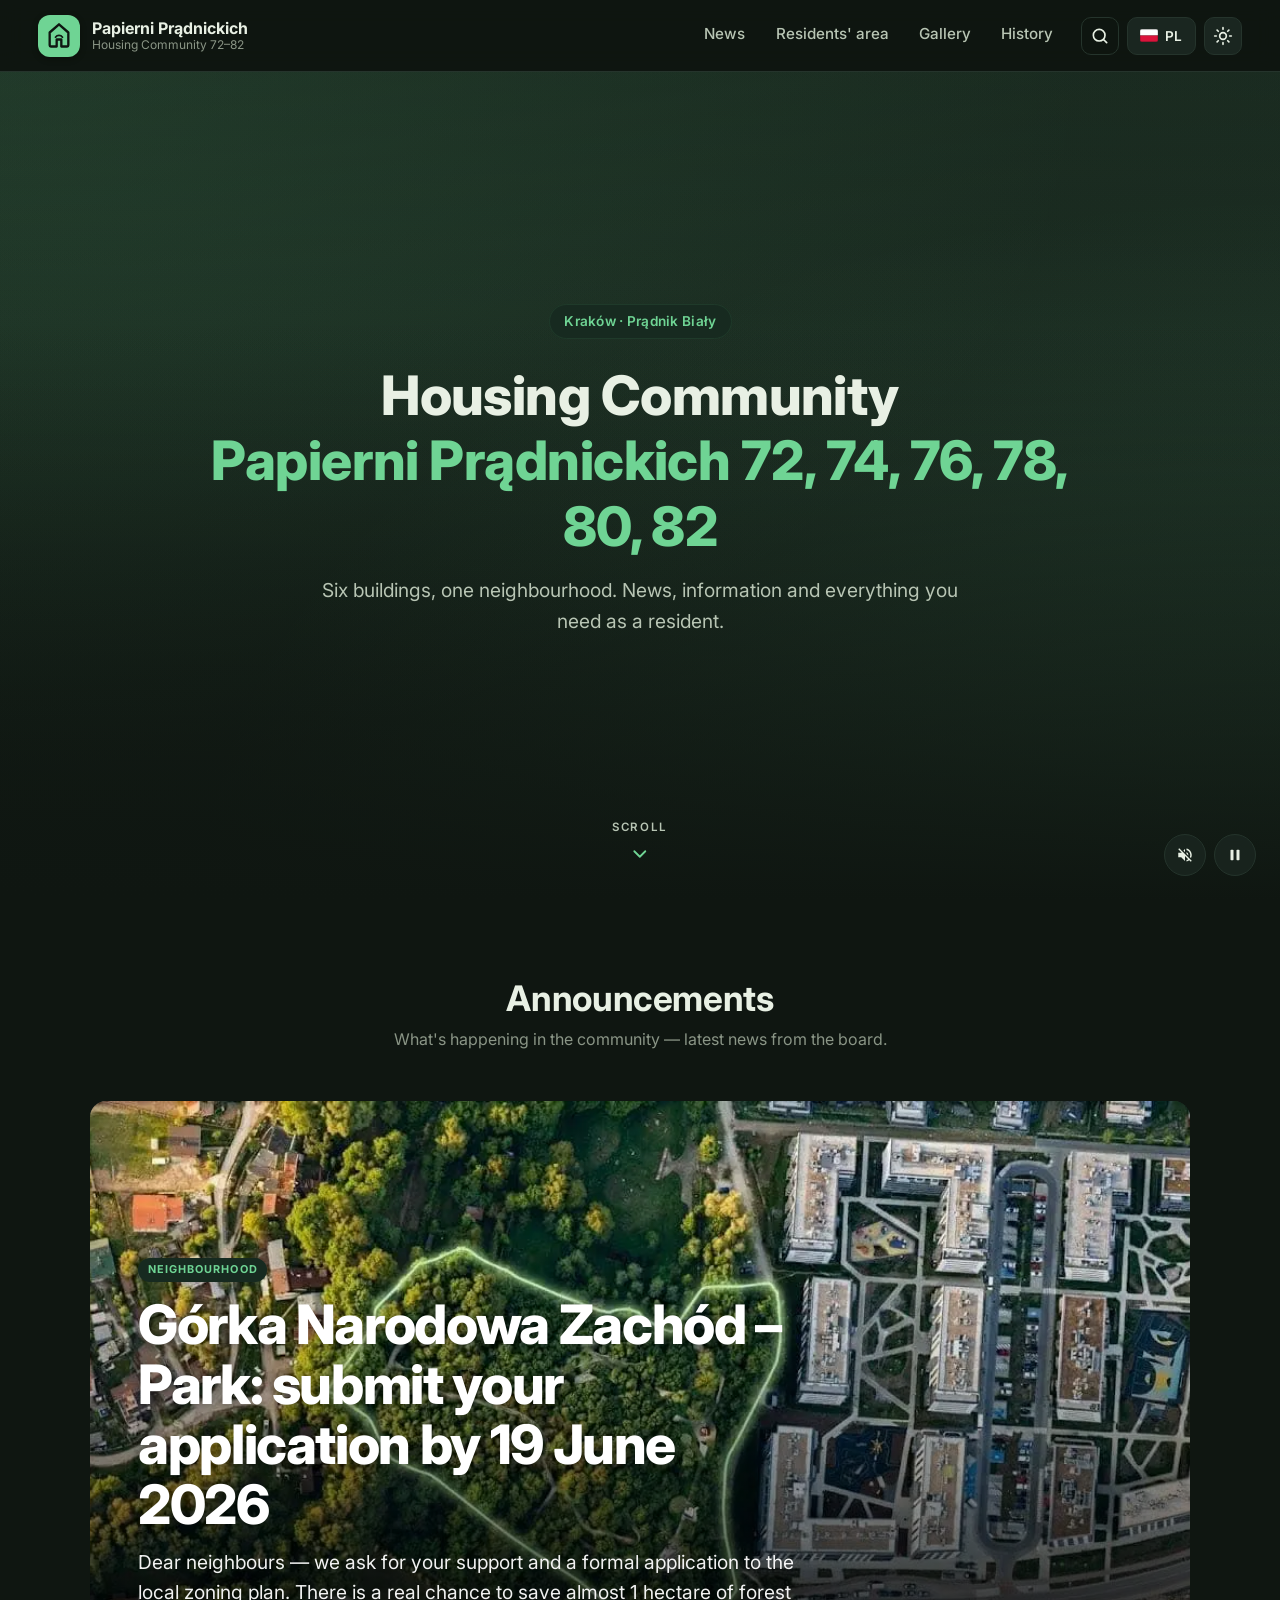
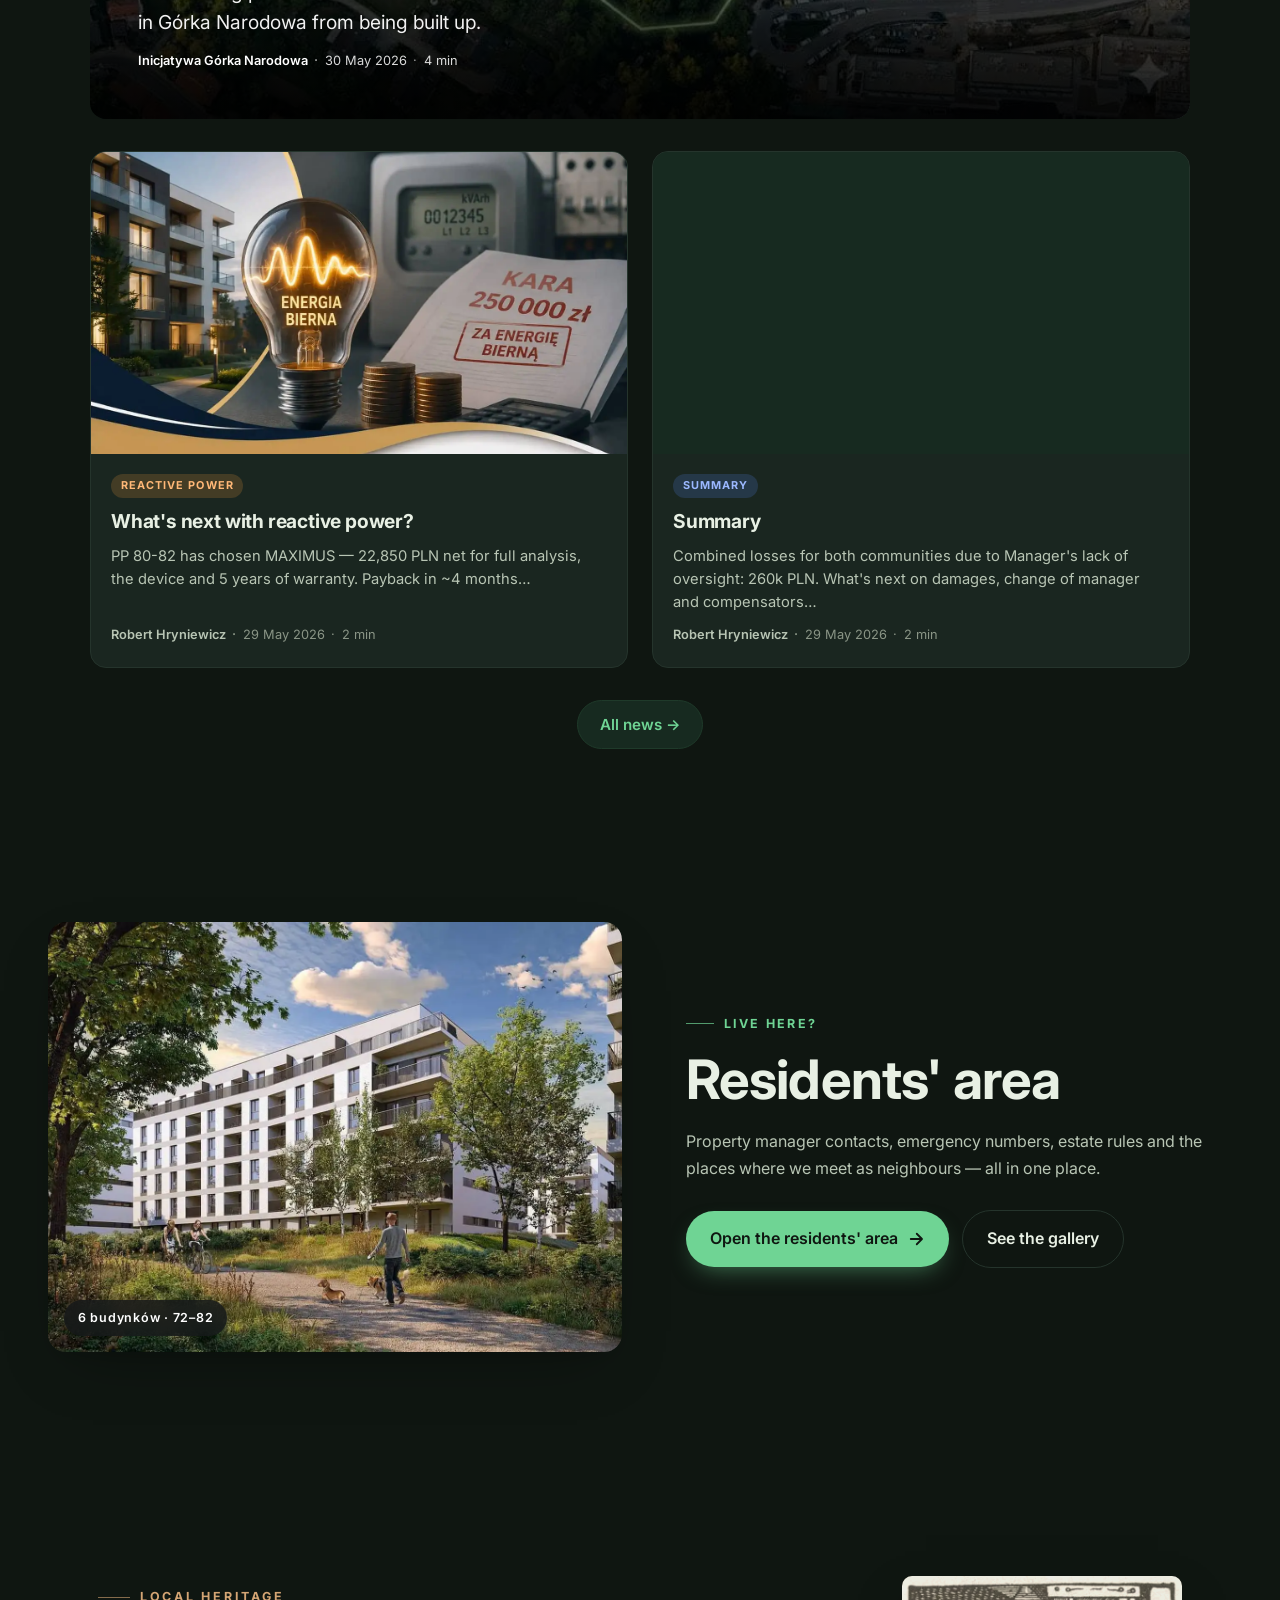
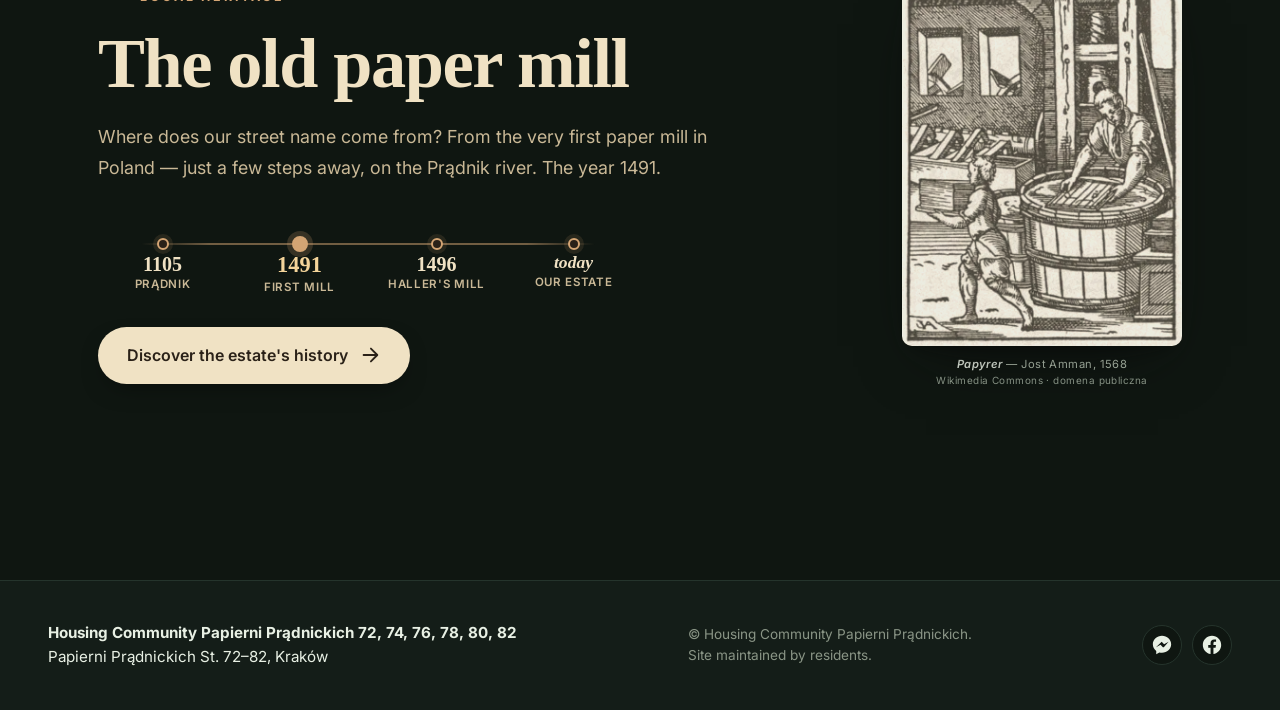
<file: index.html>
<!DOCTYPE html>
<html lang="pl">
<head>
  <meta charset="UTF-8" />
  <meta name="viewport" content="width=device-width, initial-scale=1.0" />
  <meta name="description" content="Wspólnota Mieszkaniowa Papierni Prądnickich 72, 74, 76, 78, 80, 82 — Kraków. Aktualności, strefa mieszkańca, galeria." />
  <meta name="theme-color" content="#4caf6e" />
  <title>Wspólnota Papierni Prądnickich 72–82 — Kraków</title>
  <link rel="icon" href="assets/favicon.svg" type="image/svg+xml" />
  <link rel="manifest" href="manifest.webmanifest" />
  <link rel="alternate" type="application/rss+xml" title="Aktualności Wspólnoty PP 72–82" href="news/feed.xml" />
  <link rel="canonical" href="https://wspolnota.hrynie.com/papierni-pradnickich-72-82/" />
  <meta property="og:type" content="website" />
  <meta property="og:locale" content="pl_PL" />
  <meta property="og:site_name" content="Wspólnota Papierni Prądnickich 72–82" />
  <meta property="og:title" content="Wspólnota Papierni Prądnickich 72–82 — Kraków" />
  <meta property="og:description" content="Aktualności, strefa mieszkańca, galeria i kontakty zarządu wspólnoty." />
  <meta property="og:url" content="https://wspolnota.hrynie.com/papierni-pradnickich-72-82/" />
  <meta property="og:image" content="https://wspolnota.hrynie.com/papierni-pradnickich-72-82/assets/img/og-default.webp" />
  <meta property="og:image:width" content="1200" />
  <meta property="og:image:height" content="630" />
  <meta property="og:image:alt" content="Dziedziniec osiedla Papierni Prądnickich 72–82 w Krakowie" />
  <meta name="twitter:card" content="summary_large_image" />
  <meta name="twitter:title" content="Wspólnota Papierni Prądnickich 72–82" />
  <meta name="twitter:description" content="Aktualności, strefa mieszkańca, galeria i kontakty zarządu wspólnoty." />
  <meta name="twitter:image" content="https://wspolnota.hrynie.com/papierni-pradnickich-72-82/assets/img/og-default.webp" />
  <link rel="preconnect" href="https://fonts.googleapis.com" />
  <link rel="preconnect" href="https://fonts.gstatic.com" crossorigin />
  <link rel="prefetch" href="news-index.html" />
  <link rel="prefetch" href="handbook.html" />
  <link rel="prefetch" href="gallery.html" />
  <link rel="prefetch" href="news/items/index.json" as="fetch" crossorigin />
  <link rel="stylesheet" href="https://fonts.googleapis.com/css2?family=Inter:wght@400;500;600;700;800&display=swap" media="print" onload="this.media='all'" /><noscript><link rel="stylesheet" href="https://fonts.googleapis.com/css2?family=Inter:wght@400;500;600;700;800&display=swap" /></noscript>
  <script>
    (function(){
      var t = localStorage.getItem('wp-theme') || 'dark';
      document.documentElement.setAttribute('data-theme', t);
      var l = localStorage.getItem('wp-lang') || (navigator.language && navigator.language.startsWith('en') ? 'en' : 'pl');
      document.documentElement.setAttribute('lang', l);
    })();
  </script>
  <link rel="stylesheet" href="site/css/styles.css" />
</head>
<body>

<header class="site-header">
  <a class="brand" href="./">
    <span class="brand-mark" aria-hidden="true">
      <svg viewBox="0 0 24 24" width="28" height="28" fill="none" stroke="currentColor" stroke-width="2" stroke-linecap="round" stroke-linejoin="round">
        <path d="M12 2 L4 9 v11 a1 1 0 0 0 1 1 h5 v-6 h4 v6 h5 a1 1 0 0 0 1 -1 V9 z"/>
        <path d="M9 13 c1.5 -2 4.5 -2 6 0" stroke-width="1.5"/>
      </svg>
    </span>
    <span class="brand-text">
      <span class="brand-title" data-i18n="brand.title">Papierni Prądnickich</span>
      <span class="brand-sub" data-i18n="brand.sub">Wspólnota Mieszkaniowa 72–82</span>
    </span>
  </a>

  <nav class="site-nav" aria-label="Main">
    <a href="news-index.html" data-i18n="nav.news">Aktualności</a>
    <a href="handbook.html" data-i18n="nav.community">Strefa mieszkańca</a>
    <a href="gallery.html" data-i18n="nav.gallery">Galeria</a>
    <a href="history.html" data-i18n="nav.history">Historia</a>
  </nav>

  <div class="header-tools">
    <button class="lang-toggle" id="langToggle" aria-label="Switch language" title="Język / Language">
      <span class="lang-flag" aria-hidden="true"></span><span class="lang-code">PL</span>
    </button>
    <button class="theme-toggle" id="themeToggle" aria-label="Toggle theme" title="Theme">
      <svg class="icon-sun" viewBox="0 0 24 24" width="20" height="20" fill="none" stroke="currentColor" stroke-width="2" stroke-linecap="round" stroke-linejoin="round"><circle cx="12" cy="12" r="4"/><path d="M12 2v2M12 20v2M4.93 4.93l1.41 1.41M17.66 17.66l1.41 1.41M2 12h2M20 12h2M4.93 19.07l1.41-1.41M17.66 6.34l1.41-1.41"/></svg>
      <svg class="icon-moon" viewBox="0 0 24 24" width="20" height="20" fill="none" stroke="currentColor" stroke-width="2" stroke-linecap="round" stroke-linejoin="round"><path d="M21 12.79A9 9 0 1 1 11.21 3 7 7 0 0 0 21 12.79z"/></svg>
    </button>
  </div>
</header>

<!-- ===== HERO ===== -->
<section class="hero" id="hero">
  <div class="hero-video-wrap">
    <video id="heroVideo" class="hero-video" muted playsinline loop preload="none"
           data-src-dark="assets/video/hero-dark.mp4"
           data-src-light="assets/video/hero-light.mp4"></video>
    <div class="hero-fallback" aria-hidden="true"></div>
    <div class="hero-tint" aria-hidden="true"></div>
    <div class="hero-overlay"></div>
  </div>

  <div class="hero-content">
    <p class="hero-eyebrow" data-i18n="hero.eyebrow">Kraków · Prądnik Biały</p>
    <h1 class="hero-title">
      <span data-i18n="hero.title1">Wspólnota Mieszkaniowa</span><br/>
      <span class="hero-accent" data-i18n="hero.title2">Papierni Prądnickich 72, 74, 76, 78, 80, 82</span>
    </h1>
    <p class="hero-lead" data-i18n="hero.lead">Sześć budynków, jedno sąsiedztwo. Informacje, aktualności i wszystko, czego potrzebujesz jako mieszkaniec.</p>
  </div>

  <a class="scroll-hint" href="#news" aria-label="Scroll to news">
    <span class="scroll-hint-text" data-i18n="hero.scroll">Przewiń</span>
    <svg viewBox="0 0 24 24" width="22" height="22" fill="none" stroke="currentColor" stroke-width="2" stroke-linecap="round" stroke-linejoin="round" aria-hidden="true">
      <path d="M6 9l6 6 6-6"/>
    </svg>
  </a>

  <div class="video-controls">
    <button class="video-btn" id="soundToggle" aria-label="Unmute video" title="Sound on/off">
      <svg class="icon-sound-on" viewBox="0 0 24 24" width="18" height="18" fill="currentColor"><path d="M3 9v6h4l5 5V4L7 9H3zm13.5 3a4.5 4.5 0 0 0-2.5-4v8a4.5 4.5 0 0 0 2.5-4zM14 3.2v2.1a7 7 0 0 1 0 13.4v2.1a9 9 0 0 0 0-17.6z"/></svg>
      <svg class="icon-sound-off" viewBox="0 0 24 24" width="18" height="18" fill="currentColor"><path d="M16.5 12A4.5 4.5 0 0 0 14 8v2.2l2.45 2.45c.03-.21.05-.43.05-.65zM19 12c0 .94-.2 1.82-.54 2.64l1.51 1.51A8.96 8.96 0 0 0 21 12c0-4.28-2.99-7.86-7-8.77v2.06c2.89.86 5 3.54 5 6.71zM4.27 3 3 4.27 7.73 9H3v6h4l5 5v-6.73L16.25 17.5a6.99 6.99 0 0 1-2.25 1.21v2.06a8.95 8.95 0 0 0 3.69-1.81L19.73 21 21 19.73 4.27 3zM12 4 9.91 6.09 12 8.18V4z"/></svg>
    </button>
    <button class="video-btn" id="videoToggle" aria-label="Pause video" title="Pause/Play">
      <svg class="icon-pause" viewBox="0 0 24 24" width="18" height="18" fill="currentColor"><rect x="6" y="5" width="4" height="14" rx="1"/><rect x="14" y="5" width="4" height="14" rx="1"/></svg>
      <svg class="icon-play" viewBox="0 0 24 24" width="18" height="18" fill="currentColor"><path d="M8 5v14l11-7z"/></svg>
    </button>
  </div>
</section>

<!-- ===== NEWS ===== -->
<section class="section reveal" id="news">
  <div class="section-head news-section-head">
    <h2 data-i18n="news.title">Aktualności</h2>
    <p data-i18n="news.subtitle">Co dzieje się we wspólnocie — najnowsze ogłoszenia i informacje od zarządu.</p>
  </div>
  <div class="news-grid" id="newsGrid" data-limit="3" data-featured>
    <div class="sk-card" aria-hidden="true">
      <span class="skeleton sk-img"></span>
      <div class="sk-card-body">
        <span class="skeleton sk-tag"></span>
        <span class="skeleton sk-title"></span>
        <span class="skeleton sk-line"></span>
        <span class="skeleton sk-line short"></span>
        <span class="skeleton sk-meta"></span>
      </div>
    </div>
    <div class="sk-card" aria-hidden="true">
      <span class="skeleton sk-img"></span>
      <div class="sk-card-body">
        <span class="skeleton sk-tag"></span>
        <span class="skeleton sk-title"></span>
        <span class="skeleton sk-line"></span>
        <span class="skeleton sk-line short"></span>
        <span class="skeleton sk-meta"></span>
      </div>
    </div>
    <div class="sk-card" aria-hidden="true">
      <span class="skeleton sk-img"></span>
      <div class="sk-card-body">
        <span class="skeleton sk-tag"></span>
        <span class="skeleton sk-title"></span>
        <span class="skeleton sk-line"></span>
        <span class="skeleton sk-line short"></span>
        <span class="skeleton sk-meta"></span>
      </div>
    </div>
  </div>
</section>

<!-- ===== Showcase: Strefa mieszkanca ===== -->
<section class="showcase showcase--cta reveal" aria-labelledby="showcase-cta-title">
  <div class="showcase-grid">
    <figure class="showcase-visual" aria-hidden="true">
      <picture>
        <source type="image/webp" srcset="assets/img/showcase-osiedle.webp" />
        <img src="assets/img/showcase-osiedle.webp" alt="" loading="lazy" decoding="async" width="1280" height="914" />
      </picture>
      <span class="showcase-visual-tag">6 budynków · 72–82</span>
    </figure>
    <div class="showcase-body">
      <span class="showcase-eyebrow" data-i18n="cta.eyebrow">Mieszkasz tutaj?</span>
      <h2 id="showcase-cta-title" class="showcase-title" data-i18n="cta.title">Strefa mieszkańca</h2>
      <p class="showcase-lead" data-i18n="cta.lead">Kontakty do administratora, telefony alarmowe, zasady osiedla i miejsca, gdzie spotykamy się jako sąsiedzi — wszystko w jednym miejscu.</p>
      <div class="showcase-actions">
        <a class="showcase-link showcase-link--primary" href="handbook.html">
          <span data-i18n="cta.primary">Przejdź do strefy mieszkańca</span>
          <svg viewBox="0 0 24 24" width="18" height="18" fill="none" stroke="currentColor" stroke-width="2.4" stroke-linecap="round" stroke-linejoin="round"><path d="M5 12h14M13 5l7 7-7 7"/></svg>
        </a>
        <a class="showcase-link showcase-link--ghost" href="gallery.html" data-i18n="cta.secondary">Zobacz galerię</a>
      </div>
    </div>
  </div>
</section>

<!-- ===== Showcase: Stara papiernia ===== -->
<section class="showcase showcase--history reveal" aria-labelledby="showcase-history-title">
  <div class="showcase-history-inner">
    <div class="showcase-history-text">
      <span class="showcase-history-eyebrow" data-i18n="homeHistory.eyebrow">Kącik historyczny</span>
      <h2 id="showcase-history-title" class="showcase-history-title">
        <span data-i18n="homeHistory.title">Stara papiernia</span>
      </h2>
      <p class="showcase-history-lead" data-i18n="homeHistory.lead">Skąd wzięła się nazwa naszej ulicy? Z pierwszej fabryki papieru w Polsce — kilka kroków stąd, nad rzeką Prądnik. Rok 1491.</p>
      <ol class="showcase-history-axis" aria-label="Oś czasu">
        <li class="axis-step">
          <span class="axis-year">1105</span>
          <span class="axis-label" data-i18n="homeHistory.ax1">Prądnik</span>
        </li>
        <li class="axis-step axis-step--mark">
          <span class="axis-year">1491</span>
          <span class="axis-label" data-i18n="homeHistory.ax2">Pierwszy młyn</span>
        </li>
        <li class="axis-step">
          <span class="axis-year">1496</span>
          <span class="axis-label" data-i18n="homeHistory.ax3">Papiernia Hallera</span>
        </li>
        <li class="axis-step">
          <span class="axis-year axis-year--now" data-i18n="homeHistory.axNowYear">dziś</span>
          <span class="axis-label" data-i18n="homeHistory.ax4">Osiedle</span>
        </li>
      </ol>
      <a class="showcase-history-link" href="history.html">
        <span data-i18n="homeHistory.cta">Poznaj historię osiedla</span>
        <svg viewBox="0 0 24 24" width="22" height="22" fill="none" stroke="currentColor" stroke-width="2" stroke-linecap="round" stroke-linejoin="round"><path d="M5 12h14M13 5l7 7-7 7"/></svg>
      </a>
    </div>
    <figure class="showcase-history-mark" aria-hidden="true">
      <img src="assets/img/showcase-papyrer.webp" alt="" loading="lazy" decoding="async" width="590" height="780" />
      <figcaption class="showcase-history-mark-cap">
        <em>Papyrer</em> — Jost Amman, 1568
        <span>Wikimedia Commons · domena publiczna</span>
      </figcaption>
    </figure>
  </div>
</section>

<footer class="site-footer">
  <div class="footer-inner">
    <p class="footer-brand">
      <strong data-i18n="footer.brand">Wspólnota Mieszkaniowa Papierni Prądnickich 72, 74, 76, 78, 80, 82</strong><br/>
      <span data-i18n="footer.address">ul. Papierni Prądnickich 72–82, Kraków</span>
    </p>
    <p class="footer-meta">
      <span data-i18n="footer.copyright">© Wspólnota Papierni Prądnickich.</span>
      <span data-i18n="footer.madeBy">Strona prowadzona przez mieszkańców.</span>
    </p>
    <div class="footer-social" aria-label="Social media">
      <a href="https://m.me/cm/AbZrDH7l0rk6cfpd/" target="_blank" rel="noopener noreferrer" aria-label="Messenger">
        <svg viewBox="0 0 24 24" fill="currentColor" aria-hidden="true"><path d="M12 2C6.477 2 2 6.145 2 11.262c0 2.913 1.45 5.515 3.717 7.219V22l3.395-1.86c.905.25 1.865.387 2.888.387 5.523 0 10-4.145 10-9.262C22 6.145 17.523 2 12 2zm.969 12.494l-2.55-2.717-4.973 2.717L11.66 8.59l2.611 2.717L19.18 8.59l-5.211 5.904z"/></svg>
      </a>
      <a href="https://www.facebook.com/groups/1196915474693882" target="_blank" rel="noopener noreferrer" aria-label="Facebook">
        <svg viewBox="0 0 24 24" fill="currentColor" aria-hidden="true"><path d="M22 12c0-5.523-4.477-10-10-10S2 6.477 2 12c0 4.991 3.657 9.128 8.438 9.879V14.89h-2.54V12h2.54V9.797c0-2.506 1.492-3.89 3.777-3.89 1.094 0 2.238.195 2.238.195v2.46h-1.26c-1.243 0-1.63.771-1.63 1.562V12h2.773l-.443 2.89h-2.33v6.99C18.343 21.129 22 16.991 22 12z"/></svg>
      </a>
    </div>
  </div>
</footer>

<script src="site/js/i18n.js" defer></script>
<script src="site/js/reveal.js" defer></script>
<script src="site/js/search.js" defer></script>
<script src="site/js/theme.js" defer></script>
<script src="site/js/pwa.js" defer></script>
<script src="site/js/news.js" defer></script>
<script src="site/js/hero-video.js" defer></script>
</body>
</html>
</file>
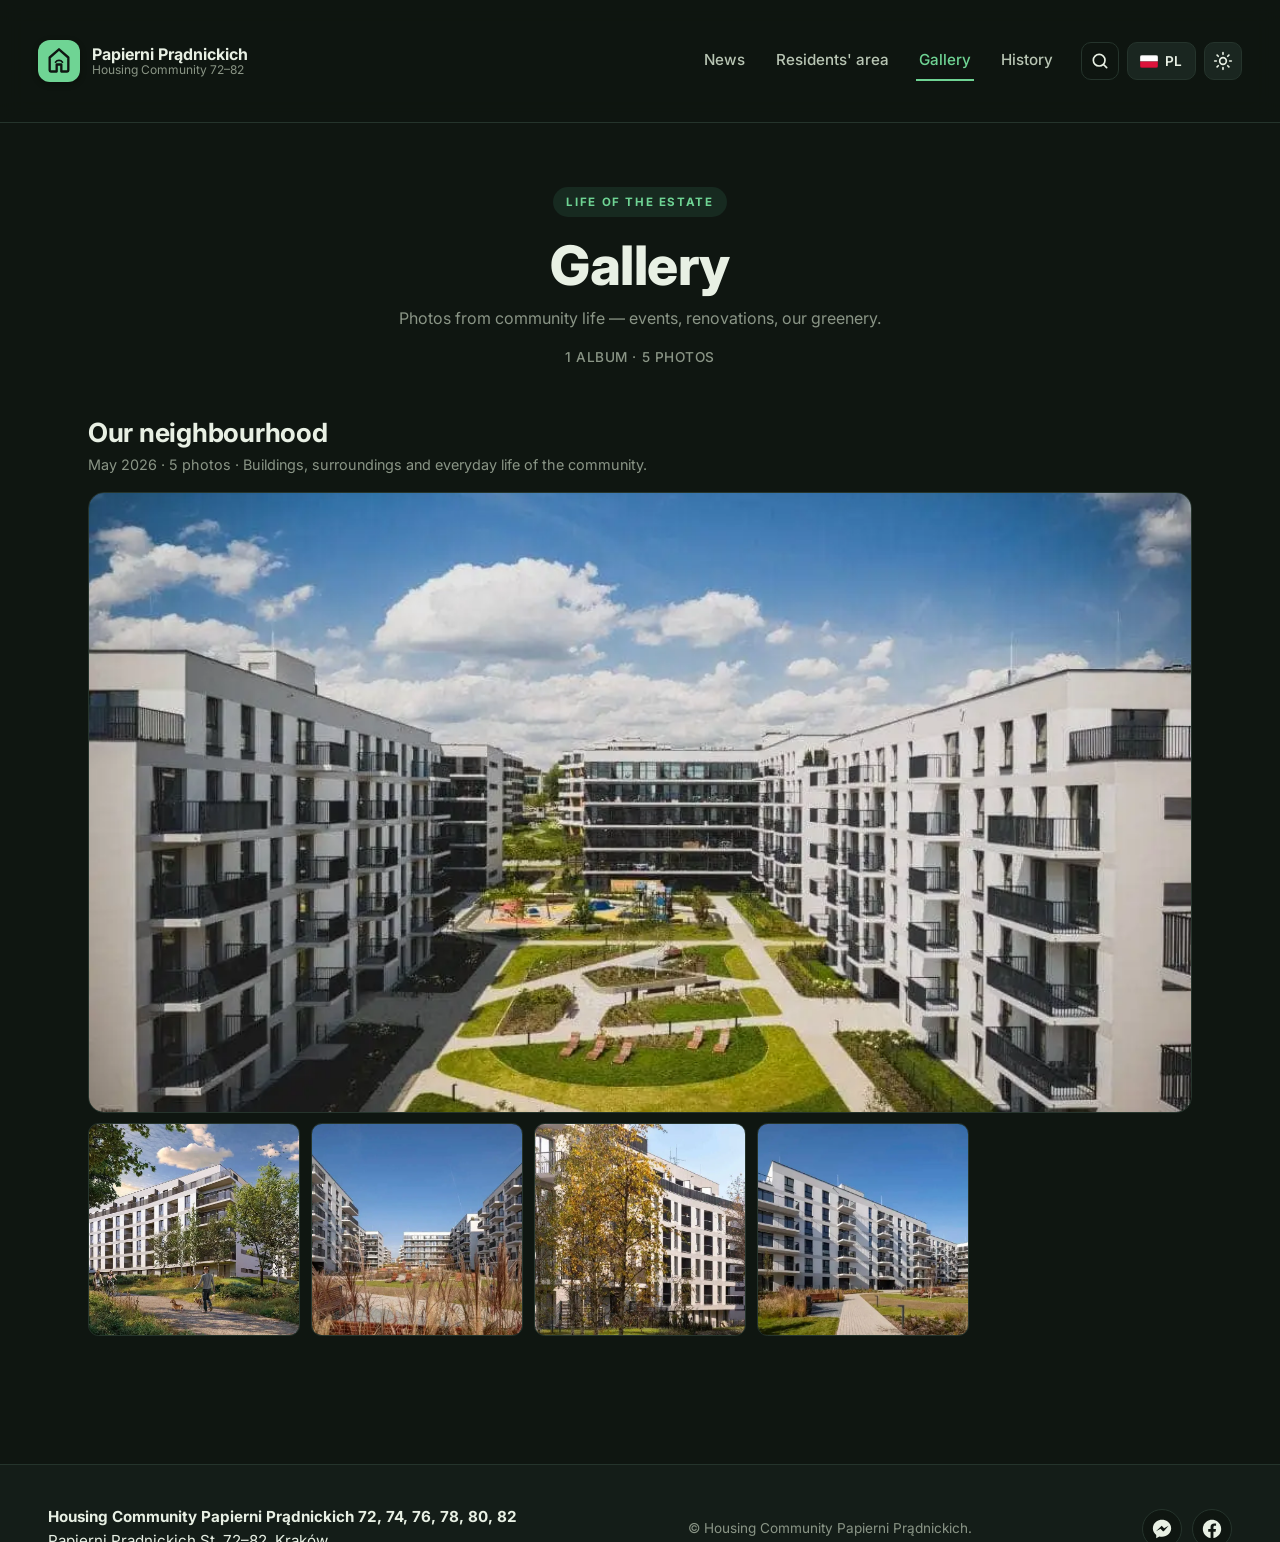
<file: gallery.html>
<!DOCTYPE html>
<html lang="pl">
<head>
  <meta charset="UTF-8" />
  <meta name="viewport" content="width=device-width, initial-scale=1.0" />
  <meta name="description" content="Galeria zdjęć z życia osiedla Papierni Prądnickich 72–82 — wydarzenia, remonty, prace porządkowe." />
  <meta name="theme-color" content="#4caf6e" />
  <title>Galeria — Wspólnota Papierni Prądnickich 72–82</title>
  <link rel="icon" href="assets/favicon.svg" type="image/svg+xml" />
  <link rel="manifest" href="manifest.webmanifest" />
  <link rel="alternate" type="application/rss+xml" title="Aktualności Wspólnoty PP 72–82" href="news/feed.xml" />
  <link rel="canonical" href="https://wspolnota.hrynie.com/papierni-pradnickich-72-82/gallery.html" />
  <meta property="og:type" content="website" />
  <meta property="og:locale" content="pl_PL" />
  <meta property="og:site_name" content="Wspólnota Papierni Prądnickich 72–82" />
  <meta property="og:title" content="Galeria — Wspólnota Papierni Prądnickich 72–82" />
  <meta property="og:description" content="Zdjęcia z życia osiedla — wydarzenia, remonty, prace porządkowe." />
  <meta property="og:url" content="https://wspolnota.hrynie.com/papierni-pradnickich-72-82/gallery.html" />
  <meta property="og:image" content="https://wspolnota.hrynie.com/papierni-pradnickich-72-82/assets/img/og-default.webp" />
  <meta property="og:image:width" content="1200" />
  <meta property="og:image:height" content="630" />
  <meta property="og:image:alt" content="Dziedziniec osiedla Papierni Prądnickich 72–82 w Krakowie" />
  <meta name="twitter:card" content="summary_large_image" />
  <meta name="twitter:title" content="Galeria — Wspólnota Papierni Prądnickich 72–82" />
  <meta name="twitter:description" content="Zdjęcia z życia osiedla — wydarzenia, remonty, prace porządkowe." />
  <meta name="twitter:image" content="https://wspolnota.hrynie.com/papierni-pradnickich-72-82/assets/img/og-default.webp" />
  <link rel="preconnect" href="https://fonts.googleapis.com" />
  <link rel="preconnect" href="https://fonts.gstatic.com" crossorigin />
  <link rel="stylesheet" href="https://fonts.googleapis.com/css2?family=Inter:wght@400;500;600;700;800&display=swap" media="print" onload="this.media='all'" /><noscript><link rel="stylesheet" href="https://fonts.googleapis.com/css2?family=Inter:wght@400;500;600;700;800&display=swap" /></noscript>
  <script>
    (function(){
      var t = localStorage.getItem('wp-theme') || 'dark';
      document.documentElement.setAttribute('data-theme', t);
      var l = localStorage.getItem('wp-lang') || (navigator.language && navigator.language.startsWith('en') ? 'en' : 'pl');
      document.documentElement.setAttribute('lang', l);
    })();
  </script>
  <link rel="stylesheet" href="site/css/styles.css" />
</head>
<body>

<header class="site-header">
  <a class="brand" href="index.html">
    <span class="brand-mark" aria-hidden="true">
      <svg viewBox="0 0 24 24" width="28" height="28" fill="none" stroke="currentColor" stroke-width="2" stroke-linecap="round" stroke-linejoin="round">
        <path d="M12 2 L4 9 v11 a1 1 0 0 0 1 1 h5 v-6 h4 v6 h5 a1 1 0 0 0 1 -1 V9 z"/>
        <path d="M9 13 c1.5 -2 4.5 -2 6 0" stroke-width="1.5"/>
      </svg>
    </span>
    <span class="brand-text">
      <span class="brand-title" data-i18n="brand.title">Papierni Prądnickich</span>
      <span class="brand-sub" data-i18n="brand.sub">Wspólnota Mieszkaniowa 72–82</span>
    </span>
  </a>
  <nav class="site-nav" aria-label="Main">
    <a href="news-index.html" data-i18n="nav.news">Aktualności</a>
    <a href="handbook.html" data-i18n="nav.community">Strefa mieszkańca</a>
    <a href="gallery.html" class="active" data-i18n="nav.gallery">Galeria</a>
    <a href="history.html" data-i18n="nav.history">Historia</a>
  </nav>
  <div class="header-tools">
    <button class="lang-toggle" id="langToggle" aria-label="Switch language">
      <span class="lang-flag" aria-hidden="true"></span><span class="lang-code">PL</span>
    </button>
    <button class="theme-toggle" id="themeToggle" aria-label="Toggle theme">
      <svg class="icon-sun" viewBox="0 0 24 24" width="20" height="20" fill="none" stroke="currentColor" stroke-width="2" stroke-linecap="round" stroke-linejoin="round"><circle cx="12" cy="12" r="4"/><path d="M12 2v2M12 20v2M4.93 4.93l1.41 1.41M17.66 17.66l1.41 1.41M2 12h2M20 12h2M4.93 19.07l1.41-1.41M17.66 6.34l1.41-1.41"/></svg>
      <svg class="icon-moon" viewBox="0 0 24 24" width="20" height="20" fill="none" stroke="currentColor" stroke-width="2" stroke-linecap="round" stroke-linejoin="round"><path d="M21 12.79A9 9 0 1 1 11.21 3 7 7 0 0 0 21 12.79z"/></svg>
    </button>
  </div>
</header>

<main class="page">
  <noscript>
    <section class="section">
      <div class="noscript-warning">
        <h2>JavaScript jest wymagany / JavaScript required</h2>
        <p>Galeria jest ładowana dynamicznie. Włącz JavaScript, aby zobaczyć albumy.</p>
      </div>
    </section>
  </noscript>
  <div class="page-head">
    <span class="page-eyebrow" data-i18n="gallery.eyebrow">Życie osiedla</span>
    <h1 data-i18n="gallery.title">Galeria</h1>
    <p data-i18n="gallery.subtitle">Zdjęcia z życia wspólnoty — wydarzeń, remontów, zieleni osiedlowej.</p>
    <p class="page-stats" id="galleryStats" hidden></p>
  </div>

  <div id="albumsRoot" class="albums">
    <div class="sk-album" aria-hidden="true">
      <span class="skeleton sk-album-title"></span>
      <span class="skeleton sk-album-meta"></span>
      <span class="skeleton sk-cover"></span>
      <div class="sk-album-thumbs">
        <span class="skeleton"></span>
        <span class="skeleton"></span>
        <span class="skeleton"></span>
        <span class="skeleton"></span>
      </div>
    </div>
  </div>
</main>

<!-- Lightbox -->
<div class="lightbox" id="lightbox" hidden>
  <button class="lightbox-close" id="lightboxClose" aria-label="Close">✕</button>
  <button class="lightbox-prev" id="lightboxPrev" aria-label="Previous">‹</button>
  <img class="lightbox-img" id="lightboxImg" alt="Zdjęcie" />
  <button class="lightbox-next" id="lightboxNext" aria-label="Next">›</button>
  <p class="lightbox-caption" id="lightboxCaption"></p>
</div>

<footer class="site-footer">
  <div class="footer-inner">
    <p class="footer-brand">
      <strong data-i18n="footer.brand">Wspólnota Mieszkaniowa Papierni Prądnickich 72, 74, 76, 78, 80, 82</strong><br/>
      <span data-i18n="footer.address">ul. Papierni Prądnickich 72–82, Kraków</span>
    </p>
    <p class="footer-meta">
      <span data-i18n="footer.copyright">© Wspólnota Papierni Prądnickich.</span>
    </p>
    <div class="footer-social" aria-label="Social media">
      <a href="https://m.me/cm/AbZrDH7l0rk6cfpd/" target="_blank" rel="noopener noreferrer" aria-label="Messenger">
        <svg viewBox="0 0 24 24" fill="currentColor" aria-hidden="true"><path d="M12 2C6.477 2 2 6.145 2 11.262c0 2.913 1.45 5.515 3.717 7.219V22l3.395-1.86c.905.25 1.865.387 2.888.387 5.523 0 10-4.145 10-9.262C22 6.145 17.523 2 12 2zm.969 12.494l-2.55-2.717-4.973 2.717L11.66 8.59l2.611 2.717L19.18 8.59l-5.211 5.904z"/></svg>
      </a>
      <a href="https://www.facebook.com/groups/1196915474693882" target="_blank" rel="noopener noreferrer" aria-label="Facebook">
        <svg viewBox="0 0 24 24" fill="currentColor" aria-hidden="true"><path d="M22 12c0-5.523-4.477-10-10-10S2 6.477 2 12c0 4.991 3.657 9.128 8.438 9.879V14.89h-2.54V12h2.54V9.797c0-2.506 1.492-3.89 3.777-3.89 1.094 0 2.238.195 2.238.195v2.46h-1.26c-1.243 0-1.63.771-1.63 1.562V12h2.773l-.443 2.89h-2.33v6.99C18.343 21.129 22 16.991 22 12z"/></svg>
      </a>
    </div>
  </div>
</footer>

<script src="site/js/i18n.js" defer></script>
<script src="site/js/reveal.js" defer></script>
<script src="site/js/search.js" defer></script>
<script src="site/js/theme.js" defer></script>
<script src="site/js/pwa.js" defer></script>
<script src="site/js/gallery.js" defer></script>
</body>
</html>
</file>
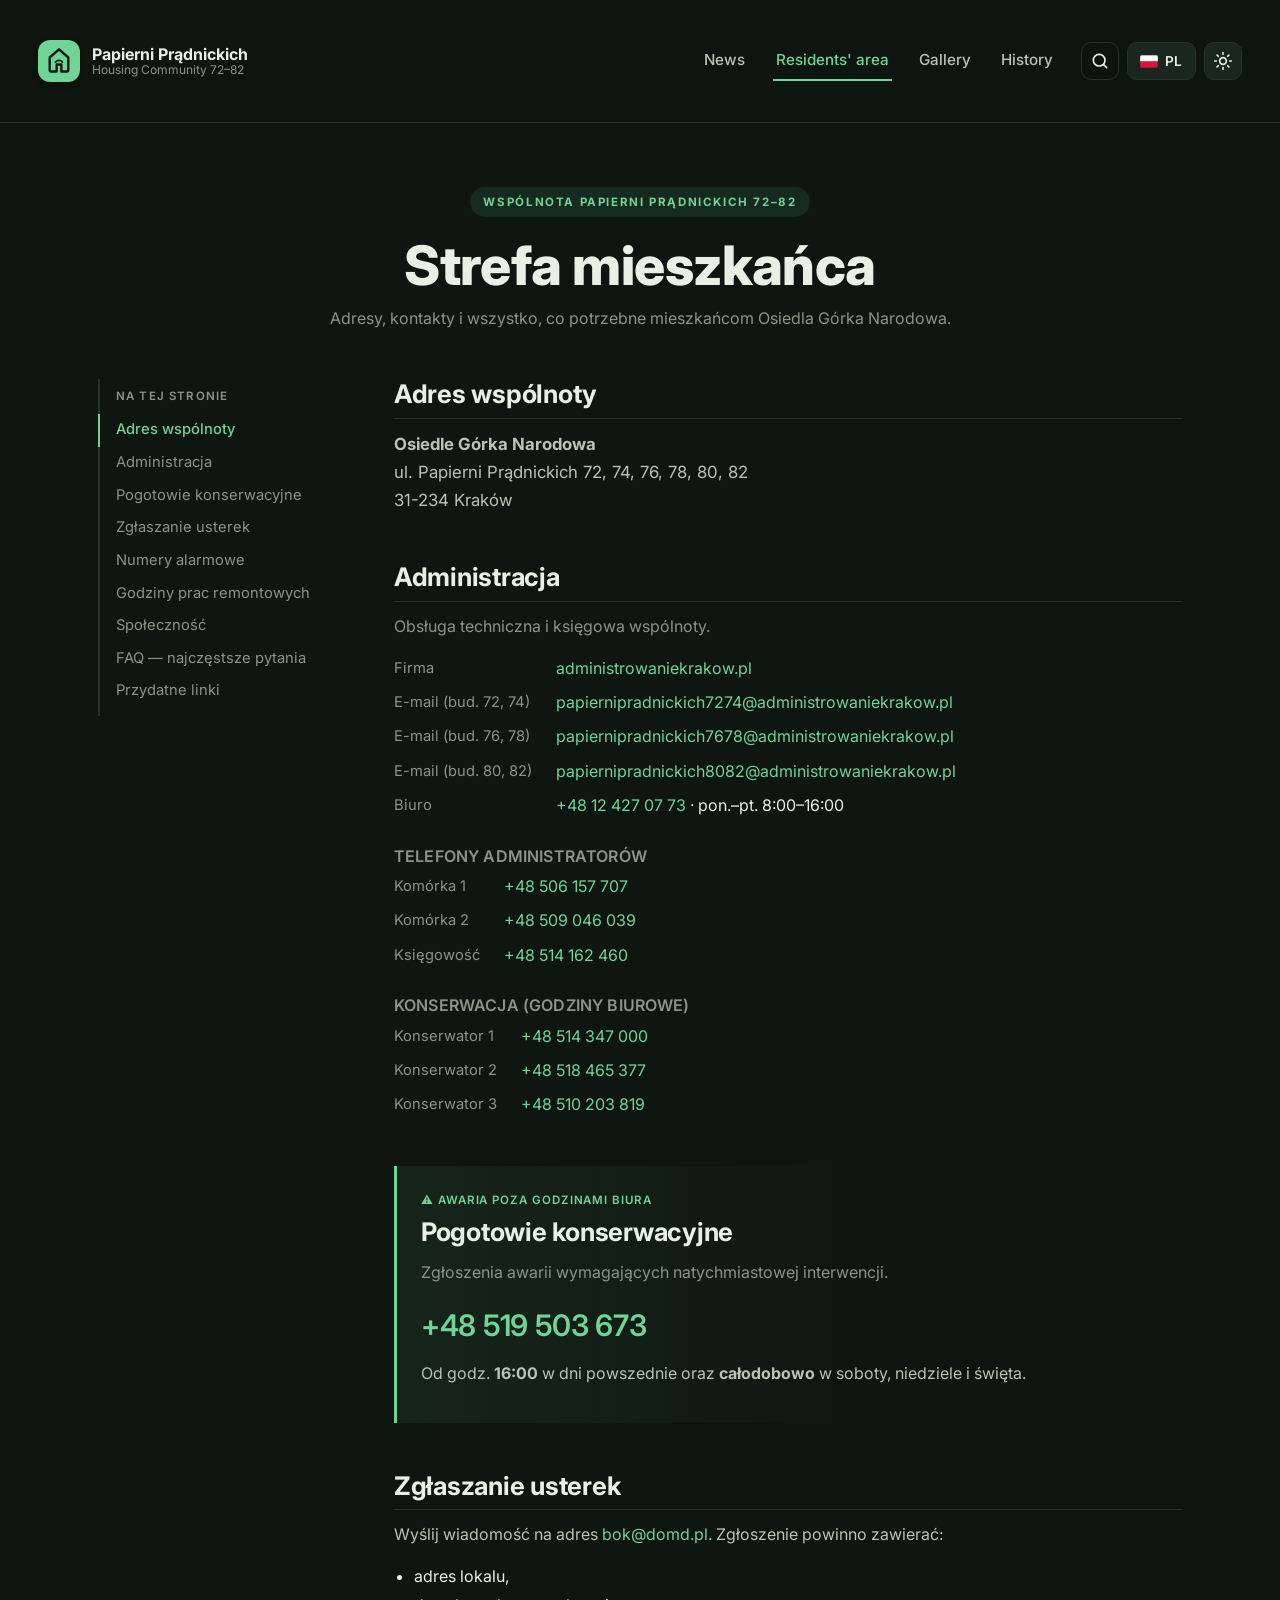
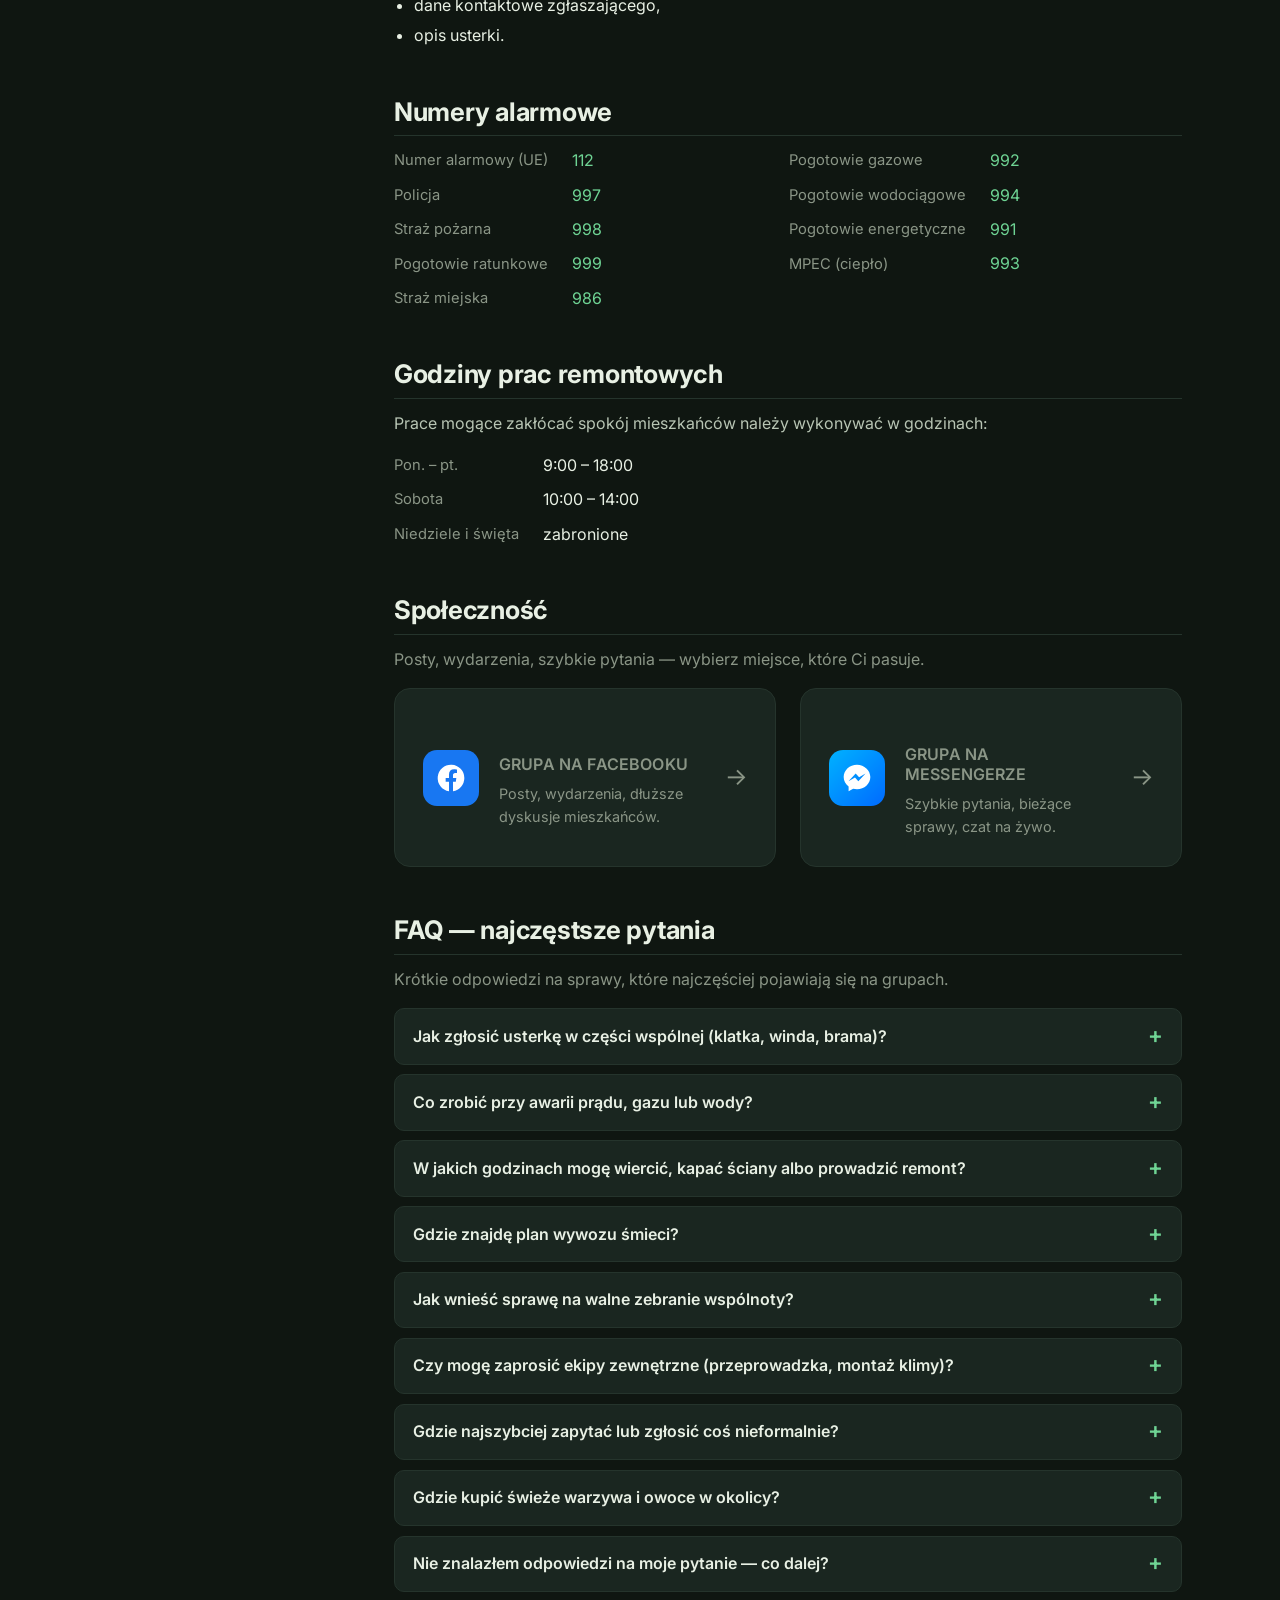
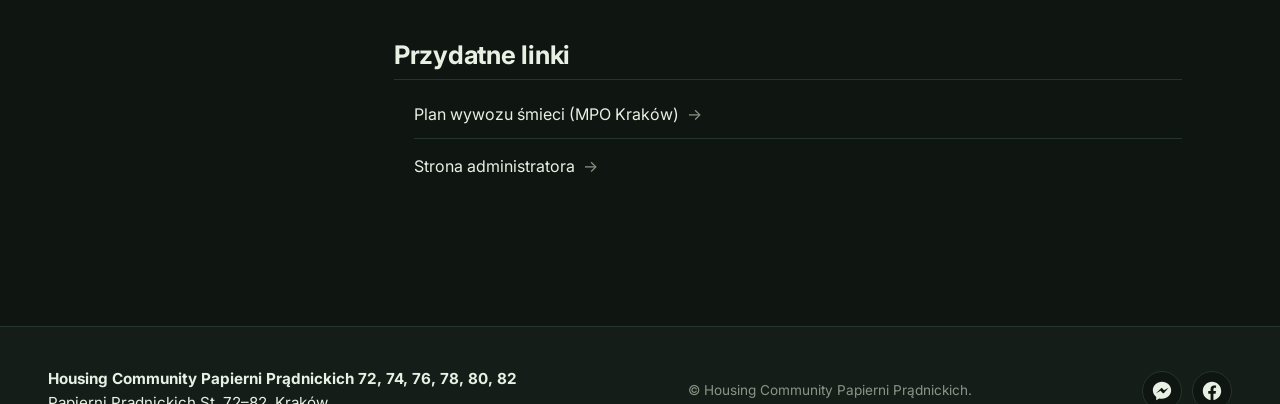
<file: handbook.html>
<!DOCTYPE html>
<html lang="pl">
<head>
  <meta charset="UTF-8" />
  <meta name="viewport" content="width=device-width, initial-scale=1.0" />
  <meta name="description" content="Strefa mieszkańca Wspólnoty Papierni Prądnickich 72–82 — telefony alarmowe, kontakt do zarządu, FAQ, linki do grup społecznościowych." />
  <meta name="theme-color" content="#4caf6e" />
  <title>Strefa mieszkańca — Papierni Prądnickich</title>
  <link rel="icon" href="assets/favicon.svg" type="image/svg+xml" />
  <link rel="manifest" href="manifest.webmanifest" />
  <link rel="alternate" type="application/rss+xml" title="Aktualności Wspólnoty PP 72–82" href="news/feed.xml" />
  <link rel="canonical" href="https://wspolnota.hrynie.com/papierni-pradnickich-72-82/handbook.html" />
  <meta property="og:type" content="website" />
  <meta property="og:locale" content="pl_PL" />
  <meta property="og:site_name" content="Wspólnota Papierni Prądnickich 72–82" />
  <meta property="og:title" content="Strefa mieszkańca — Wspólnota Papierni Prądnickich 72–82" />
  <meta property="og:description" content="Telefony alarmowe, kontakt do zarządu, FAQ, linki do grup społecznościowych." />
  <meta property="og:url" content="https://wspolnota.hrynie.com/papierni-pradnickich-72-82/handbook.html" />
  <meta property="og:image" content="https://wspolnota.hrynie.com/papierni-pradnickich-72-82/assets/img/og-default.webp" />
  <meta property="og:image:width" content="1200" />
  <meta property="og:image:height" content="630" />
  <meta property="og:image:alt" content="Dziedziniec osiedla Papierni Prądnickich 72–82 w Krakowie" />
  <meta name="twitter:card" content="summary_large_image" />
  <meta name="twitter:title" content="Strefa mieszkańca — Wspólnota Papierni Prądnickich 72–82" />
  <meta name="twitter:description" content="Telefony alarmowe, kontakt do zarządu, FAQ, linki do grup społecznościowych." />
  <meta name="twitter:image" content="https://wspolnota.hrynie.com/papierni-pradnickich-72-82/assets/img/og-default.webp" />
  <link rel="preconnect" href="https://fonts.googleapis.com" />
  <link rel="preconnect" href="https://fonts.gstatic.com" crossorigin />
  <link rel="stylesheet" href="https://fonts.googleapis.com/css2?family=Inter:wght@400;500;600;700;800&display=swap" media="print" onload="this.media='all'" /><noscript><link rel="stylesheet" href="https://fonts.googleapis.com/css2?family=Inter:wght@400;500;600;700;800&display=swap" /></noscript>
  <script>
    (function(){
      var t = localStorage.getItem('wp-theme') || 'dark';
      document.documentElement.setAttribute('data-theme', t);
      var l = localStorage.getItem('wp-lang') || (navigator.language && navigator.language.startsWith('en') ? 'en' : 'pl');
      document.documentElement.setAttribute('lang', l);
    })();
  </script>
  <link rel="stylesheet" href="site/css/styles.css" />
</head>
<body>

<header class="site-header">
  <a class="brand" href="index.html">
    <span class="brand-mark" aria-hidden="true">
      <svg viewBox="0 0 24 24" width="28" height="28" fill="none" stroke="currentColor" stroke-width="2" stroke-linecap="round" stroke-linejoin="round">
        <path d="M12 2 L4 9 v11 a1 1 0 0 0 1 1 h5 v-6 h4 v6 h5 a1 1 0 0 0 1 -1 V9 z"/>
        <path d="M9 13 c1.5 -2 4.5 -2 6 0" stroke-width="1.5"/>
      </svg>
    </span>
    <span class="brand-text">
      <span class="brand-title" data-i18n="brand.title">Papierni Prądnickich</span>
      <span class="brand-sub" data-i18n="brand.sub">Wspólnota Mieszkaniowa 72–82</span>
    </span>
  </a>
  <nav class="site-nav" aria-label="Main">
    <a href="news-index.html" data-i18n="nav.news">Aktualności</a>
    <a href="handbook.html" class="active" data-i18n="nav.community">Strefa mieszkańca</a>
    <a href="gallery.html" data-i18n="nav.gallery">Galeria</a>
    <a href="history.html" data-i18n="nav.history">Historia</a>
  </nav>
  <div class="header-tools">
    <button class="lang-toggle" id="langToggle" aria-label="Switch language">
      <span class="lang-flag" aria-hidden="true"></span><span class="lang-code">PL</span>
    </button>
    <button class="theme-toggle" id="themeToggle" aria-label="Toggle theme">
      <svg class="icon-sun" viewBox="0 0 24 24" width="20" height="20" fill="none" stroke="currentColor" stroke-width="2" stroke-linecap="round" stroke-linejoin="round"><circle cx="12" cy="12" r="4"/><path d="M12 2v2M12 20v2M4.93 4.93l1.41 1.41M17.66 17.66l1.41 1.41M2 12h2M20 12h2M4.93 19.07l1.41-1.41M17.66 6.34l1.41-1.41"/></svg>
      <svg class="icon-moon" viewBox="0 0 24 24" width="20" height="20" fill="none" stroke="currentColor" stroke-width="2" stroke-linecap="round" stroke-linejoin="round"><path d="M21 12.79A9 9 0 1 1 11.21 3 7 7 0 0 0 21 12.79z"/></svg>
    </button>
  </div>
</header>

<main class="page hb-page">
  <div class="page-head">
    <span class="page-eyebrow">Wspólnota Papierni Prądnickich 72–82</span>
    <h1>Strefa mieszkańca</h1>
    <p>Adresy, kontakty i wszystko, co potrzebne mieszkańcom Osiedla Górka Narodowa.</p>
  </div>

  <div class="hb-layout">
    <aside class="hb-sidebar">
      <nav class="hb-toc" aria-label="Spis treści">
        <p class="hb-toc-title">Na tej stronie</p>
        <ol>
          <li><a href="#adres">Adres wspólnoty</a></li>
          <li><a href="#administracja">Administracja</a></li>
          <li><a href="#pogotowie">Pogotowie konserwacyjne</a></li>
          <li><a href="#usterki">Zgłaszanie usterek</a></li>
          <li><a href="#alarmowe">Numery alarmowe</a></li>
          <li><a href="#remonty">Godziny prac remontowych</a></li>
          <li><a href="#spolecznosc">Społeczność</a></li>
          <li><a href="#faq">FAQ — najczęstsze pytania</a></li>
          <li><a href="#linki">Przydatne linki</a></li>
        </ol>
      </nav>
    </aside>

    <article class="hb-doc">

      <section id="adres" class="hb-doc-section">
        <h2>Adres wspólnoty</h2>
        <p class="hb-doc-address">
          <strong>Osiedle Górka Narodowa</strong><br/>
          ul. Papierni Prądnickich 72, 74, 76, 78, 80, 82<br/>
          31-234 Kraków
        </p>
      </section>

      <section id="administracja" class="hb-doc-section">
        <h2>Administracja</h2>
        <p class="hb-doc-lead">Obsługa techniczna i księgowa wspólnoty.</p>
        <dl class="hb-defs">
          <dt>Firma</dt>
          <dd><a href="https://www.administrowaniekrakow.pl/" target="_blank" rel="noopener noreferrer">administrowaniekrakow.pl</a></dd>
          <dt>E-mail (bud. 72, 74)</dt>
          <dd><a href="mailto:papiernipradnickich7274@administrowaniekrakow.pl">papiernipradnickich7274@administrowaniekrakow.pl</a></dd>
          <dt>E-mail (bud. 76, 78)</dt>
          <dd><a href="mailto:papiernipradnickich7678@administrowaniekrakow.pl">papiernipradnickich7678@administrowaniekrakow.pl</a></dd>
          <dt>E-mail (bud. 80, 82)</dt>
          <dd><a href="mailto:papiernipradnickich8082@administrowaniekrakow.pl">papiernipradnickich8082@administrowaniekrakow.pl</a></dd>
          <dt>Biuro</dt>
          <dd><a href="tel:+48124270773">+48 12 427 07 73</a> · pon.–pt. 8:00–16:00</dd>
        </dl>

        <h3>Telefony administratorów</h3>
        <dl class="hb-defs">
          <dt>Komórka 1</dt><dd><a href="tel:+48506157707">+48 506 157 707</a></dd>
          <dt>Komórka 2</dt><dd><a href="tel:+48509046039">+48 509 046 039</a></dd>
          <dt>Księgowość</dt><dd><a href="tel:+48514162460">+48 514 162 460</a></dd>
        </dl>

        <h3>Konserwacja (godziny biurowe)</h3>
        <dl class="hb-defs">
          <dt>Konserwator 1</dt><dd><a href="tel:+48514347000">+48 514 347 000</a></dd>
          <dt>Konserwator 2</dt><dd><a href="tel:+48518465377">+48 518 465 377</a></dd>
          <dt>Konserwator 3</dt><dd><a href="tel:+48510203819">+48 510 203 819</a></dd>
        </dl>
      </section>

      <section id="pogotowie" class="hb-doc-section hb-doc-urgent">
        <span class="hb-doc-flag">⚠ Awaria poza godzinami biura</span>
        <h2>Pogotowie konserwacyjne</h2>
        <p class="hb-doc-lead">Zgłoszenia awarii wymagających natychmiastowej interwencji.</p>
        <p class="hb-call"><a href="tel:+48519503673">+48 519 503 673</a></p>
        <p>Od godz. <strong>16:00</strong> w dni powszednie oraz <strong>całodobowo</strong> w soboty, niedziele i święta.</p>
      </section>

      <section id="usterki" class="hb-doc-section">
        <h2>Zgłaszanie usterek</h2>
        <p>Wyślij wiadomość na adres <a href="mailto:bok@domd.pl">bok@domd.pl</a>. Zgłoszenie powinno zawierać:</p>
        <ul>
          <li>adres lokalu,</li>
          <li>dane kontaktowe zgłaszającego,</li>
          <li>opis usterki.</li>
        </ul>
      </section>

      <section id="alarmowe" class="hb-doc-section">
        <h2>Numery alarmowe</h2>
        <dl class="hb-defs hb-defs-2col">
          <dt>Numer alarmowy (UE)</dt><dd><a href="tel:112">112</a></dd>
          <dt>Pogotowie gazowe</dt><dd><a href="tel:992">992</a></dd>
          <dt>Policja</dt><dd><a href="tel:997">997</a></dd>
          <dt>Pogotowie wodociągowe</dt><dd><a href="tel:994">994</a></dd>
          <dt>Straż pożarna</dt><dd><a href="tel:998">998</a></dd>
          <dt>Pogotowie energetyczne</dt><dd><a href="tel:991">991</a></dd>
          <dt>Pogotowie ratunkowe</dt><dd><a href="tel:999">999</a></dd>
          <dt>MPEC (ciepło)</dt><dd><a href="tel:993">993</a></dd>
          <dt>Straż miejska</dt><dd><a href="tel:986">986</a></dd>
        </dl>
      </section>

      <section id="remonty" class="hb-doc-section">
        <h2>Godziny prac remontowych</h2>
        <p>Prace mogące zakłócać spokój mieszkańców należy wykonywać w godzinach:</p>
        <dl class="hb-defs">
          <dt>Pon. – pt.</dt><dd>9:00 – 18:00</dd>
          <dt>Sobota</dt><dd>10:00 – 14:00</dd>
          <dt>Niedziele i święta</dt><dd>zabronione</dd>
        </dl>
      </section>

      <section id="spolecznosc" class="hb-doc-section">
        <h2>Społeczność</h2>
        <p class="hb-doc-lead">Posty, wydarzenia, szybkie pytania — wybierz miejsce, które Ci pasuje.</p>
        <div class="community-grid">
          <a class="community-card community-fb" href="https://www.facebook.com/groups/1196915474693882" target="_blank" rel="noopener noreferrer" id="linkFacebook">
            <div class="community-icon" aria-hidden="true">
              <svg viewBox="0 0 24 24" width="32" height="32" fill="currentColor"><path d="M22 12a10 10 0 1 0-11.5 9.9v-7H8v-2.9h2.5V9.4c0-2.5 1.5-3.9 3.8-3.9 1.1 0 2.2.2 2.2.2v2.5h-1.3c-1.3 0-1.7.8-1.7 1.6V12H16l-.4 2.9h-2.1v7A10 10 0 0 0 22 12z"/></svg>
            </div>
            <div class="community-text">
              <h3>Grupa na Facebooku</h3>
              <p>Posty, wydarzenia, dłuższe dyskusje mieszkańców.</p>
            </div>
            <span class="community-arrow" aria-hidden="true">→</span>
          </a>
          <a class="community-card community-msg" href="https://m.me/cm/AbZrDH7l0rk6cfpd/" target="_blank" rel="noopener noreferrer" id="linkMessenger">
            <div class="community-icon" aria-hidden="true">
              <svg viewBox="0 0 24 24" width="32" height="32" fill="currentColor"><path d="M12 2C6.5 2 2 6.1 2 11.2c0 2.9 1.4 5.4 3.7 7.1V22l3.4-1.9c.9.2 1.9.4 2.9.4 5.5 0 10-4.1 10-9.2S17.5 2 12 2zm1 12.4-2.5-2.7-4.9 2.7 5.4-5.7 2.6 2.7 4.8-2.7-5.4 5.7z"/></svg>
            </div>
            <div class="community-text">
              <h3>Grupa na Messengerze</h3>
              <p>Szybkie pytania, bieżące sprawy, czat na żywo.</p>
            </div>
            <span class="community-arrow" aria-hidden="true">→</span>
          </a>
        </div>
      </section>

      <section id="faq" class="hb-doc-section">
        <h2>FAQ — najczęstsze pytania</h2>
        <p class="hb-doc-lead">Krótkie odpowiedzi na sprawy, które najczęściej pojawiają się na grupach.</p>
        <div class="hb-faq">

          <details class="hb-faq-item">
            <summary>Jak zgłosić usterkę w części wspólnej (klatka, winda, brama)?</summary>
            <div class="hb-faq-body">
              <p>W godzinach biurowych — dzwoń lub napisz do administracji (sekcja <a href="#administracja">Administracja</a>). Po godzinach pracy i w weekendy — korzystaj z <a href="#pogotowie">pogotowia konserwacyjnego</a>.</p>
            </div>
          </details>

          <details class="hb-faq-item">
            <summary>Co zrobić przy awarii prądu, gazu lub wody?</summary>
            <div class="hb-faq-body">
              <p>Najpierw zadzwoń na odpowiedni numer alarmowy operatora sieci — patrz sekcja <a href="#alarmowe">Numery alarmowe</a>. Równolegle powiadom administrację, jeśli awaria dotyczy większej liczby mieszkań.</p>
            </div>
          </details>

          <details class="hb-faq-item">
            <summary>W jakich godzinach mogę wiercić, kapać ściany albo prowadzić remont?</summary>
            <div class="hb-faq-body">
              <p>Pełne zasady znajdziesz w sekcji <a href="#remonty">Godziny prac remontowych</a>. W skrócie: pon.–pt. 9:00–18:00, sob. 10:00–14:00, w niedziele i święta — cicho.</p>
            </div>
          </details>

          <details class="hb-faq-item">
            <summary>Gdzie znajdę plan wywozu śmieci?</summary>
            <div class="hb-faq-body">
              <p>Aktualny harmonogram udostępnia MPO Kraków — link w sekcji <a href="#linki">Przydatne linki</a>. Gabaryty zbierane są według osobnego harmonogramu; w razie wątpliwości napisz do administracji.</p>
            </div>
          </details>

          <details class="hb-faq-item">
            <summary>Jak wnieść sprawę na walne zebranie wspólnoty?</summary>
            <div class="hb-faq-body">
              <p>Wyślij e-mail do administracji z opisem wniosku i uzasadnieniem co najmniej 14 dni przed planowanym zebraniem. Wnioski składane później trafiają zwykle do porządku obrad kolejnego zebrania.</p>
            </div>
          </details>

          <details class="hb-faq-item">
            <summary>Czy mogę zaprosić ekipy zewnętrzne (przeprowadzka, montaż klimy)?</summary>
            <div class="hb-faq-body">
              <p>Tak — ale uprzedź sąsiadów (np. post na grupie FB / Messenger) i pilnuj godzin prac remontowych. Przy ingerencji w elewację (klimatyzator, anteny) potrzebna jest zgoda wspólnoty — skontaktuj się z administracją.</p>
            </div>
          </details>

          <details class="hb-faq-item">
            <summary>Gdzie najszybciej zapytać lub zgłosić coś nieformalnie?</summary>
            <div class="hb-faq-body">
              <p>Najszybciej — grupa na Messengerze. Dłuższe dyskusje i ogłoszenia — grupa na Facebooku. Linki w sekcji <a href="#spolecznosc">Społeczność</a>.</p>
            </div>
          </details>

          <details class="hb-faq-item">
            <summary>Gdzie kupić świeże warzywa i owoce w okolicy?</summary>
            <div class="hb-faq-body">
              <p>Najbliższy targ to <strong>Plac Imbramowski</strong> — pełen wybór warzyw, owoców i nabiału, kilkanaście minut spacerem od osiedla.</p>
              <p>Druga klasyka to <strong>Rynek Kleparz</strong> — historyczny targ w centrum, rzut tramwajem z Górki Narodowej.</p>
              <p>Działa też lokalna grupa z dowozem pod drzwi: <a href="https://www.facebook.com/groups/717527293578480" target="_blank" rel="noopener noreferrer">Warzywa i Owoce pod drzwi — Górka Narodowa / Ożony / Kuźnicy Kołłątajowskiej</a>.</p>
            </div>
          </details>

          <details class="hb-faq-item">
            <summary>Nie znalazłem odpowiedzi na moje pytanie — co dalej?</summary>
            <div class="hb-faq-body">
              <p>Napisz na grupie społecznościowej albo bezpośrednio do <a href="#administracja">administracji</a>. Jeśli pytanie powtarza się często — trafi tutaj.</p>
            </div>
          </details>

        </div>
      </section>

      <section id="linki" class="hb-doc-section">
        <h2>Przydatne linki</h2>
        <ul class="hb-doc-links">
          <li><a href="https://mpo.krakow.pl/harmonogram-odbioru/" target="_blank" rel="noopener noreferrer">Plan wywozu śmieci (MPO Kraków)</a></li>
          <li><a href="https://www.administrowaniekrakow.pl/" target="_blank" rel="noopener noreferrer">Strona administratora</a></li>
        </ul>
      </section>

    </article>
  </div>
</main>

<footer class="site-footer">
  <div class="footer-inner">
    <p class="footer-brand">
      <strong data-i18n="footer.brand">Wspólnota Mieszkaniowa Papierni Prądnickich 72, 74, 76, 78, 80, 82</strong><br/>
      <span data-i18n="footer.address">ul. Papierni Prądnickich 72–82, 31-234 Kraków</span>
    </p>
    <p class="footer-meta">
      <span data-i18n="footer.copyright">© Wspólnota Papierni Prądnickich.</span>
    </p>
    <div class="footer-social" aria-label="Social media">
      <a href="https://m.me/cm/AbZrDH7l0rk6cfpd/" target="_blank" rel="noopener noreferrer" aria-label="Messenger">
        <svg viewBox="0 0 24 24" fill="currentColor" aria-hidden="true"><path d="M12 2C6.477 2 2 6.145 2 11.262c0 2.913 1.45 5.515 3.717 7.219V22l3.395-1.86c.905.25 1.865.387 2.888.387 5.523 0 10-4.145 10-9.262C22 6.145 17.523 2 12 2zm.969 12.494l-2.55-2.717-4.973 2.717L11.66 8.59l2.611 2.717L19.18 8.59l-5.211 5.904z"/></svg>
      </a>
      <a href="https://www.facebook.com/groups/1196915474693882" target="_blank" rel="noopener noreferrer" aria-label="Facebook">
        <svg viewBox="0 0 24 24" fill="currentColor" aria-hidden="true"><path d="M22 12c0-5.523-4.477-10-10-10S2 6.477 2 12c0 4.991 3.657 9.128 8.438 9.879V14.89h-2.54V12h2.54V9.797c0-2.506 1.492-3.89 3.777-3.89 1.094 0 2.238.195 2.238.195v2.46h-1.26c-1.243 0-1.63.771-1.63 1.562V12h2.773l-.443 2.89h-2.33v6.99C18.343 21.129 22 16.991 22 12z"/></svg>
      </a>
    </div>
  </div>
</footer>

<script src="site/js/i18n.js" defer></script>
<script src="site/js/reveal.js" defer></script>
<script src="site/js/search.js" defer></script>
<script src="site/js/theme.js" defer></script>
<script src="site/js/pwa.js" defer></script>
<script>
  (function(){
    const links = Array.from(document.querySelectorAll('.hb-toc a[href^="#"]'));
    if (!links.length) return;
    const ol = document.querySelector('.hb-toc ol');
    const map = new Map();
    links.forEach(a => {
      const el = document.querySelector(a.getAttribute('href'));
      if (el) map.set(el, a);
    });
    let current = null;
    let clickLock = 0;
    const isMobile = () => window.matchMedia('(max-width: 860px)').matches;
    const scrollPillIntoView = (a) => {
      if (!ol || !isMobile()) return;
      const olRect = ol.getBoundingClientRect();
      const aRect = a.getBoundingClientRect();
      const offset = (aRect.left + aRect.width / 2) - (olRect.left + olRect.width / 2);
      ol.scrollBy({ left: offset, behavior: 'smooth' });
    };
    const setActive = (a) => {
      if (current === a) return;
      links.forEach(l => l.classList.remove('active'));
      if (a) {
        a.classList.add('active');
        scrollPillIntoView(a);
      }
      current = a;
    };
    links.forEach(a => {
      a.addEventListener('click', () => {
        clickLock = Date.now() + 700;
        setActive(a);
      });
    });
    const obs = new IntersectionObserver((entries) => {
      if (Date.now() < clickLock) return;
      const visible = entries
        .filter(e => e.isIntersecting)
        .sort((a, b) => a.boundingClientRect.top - b.boundingClientRect.top);
      if (visible.length) setActive(map.get(visible[0].target));
    }, { rootMargin: '-30% 0px -55% 0px', threshold: 0 });
    map.forEach((_, el) => obs.observe(el));
  })();
</script>
</body>
</html>
</file>
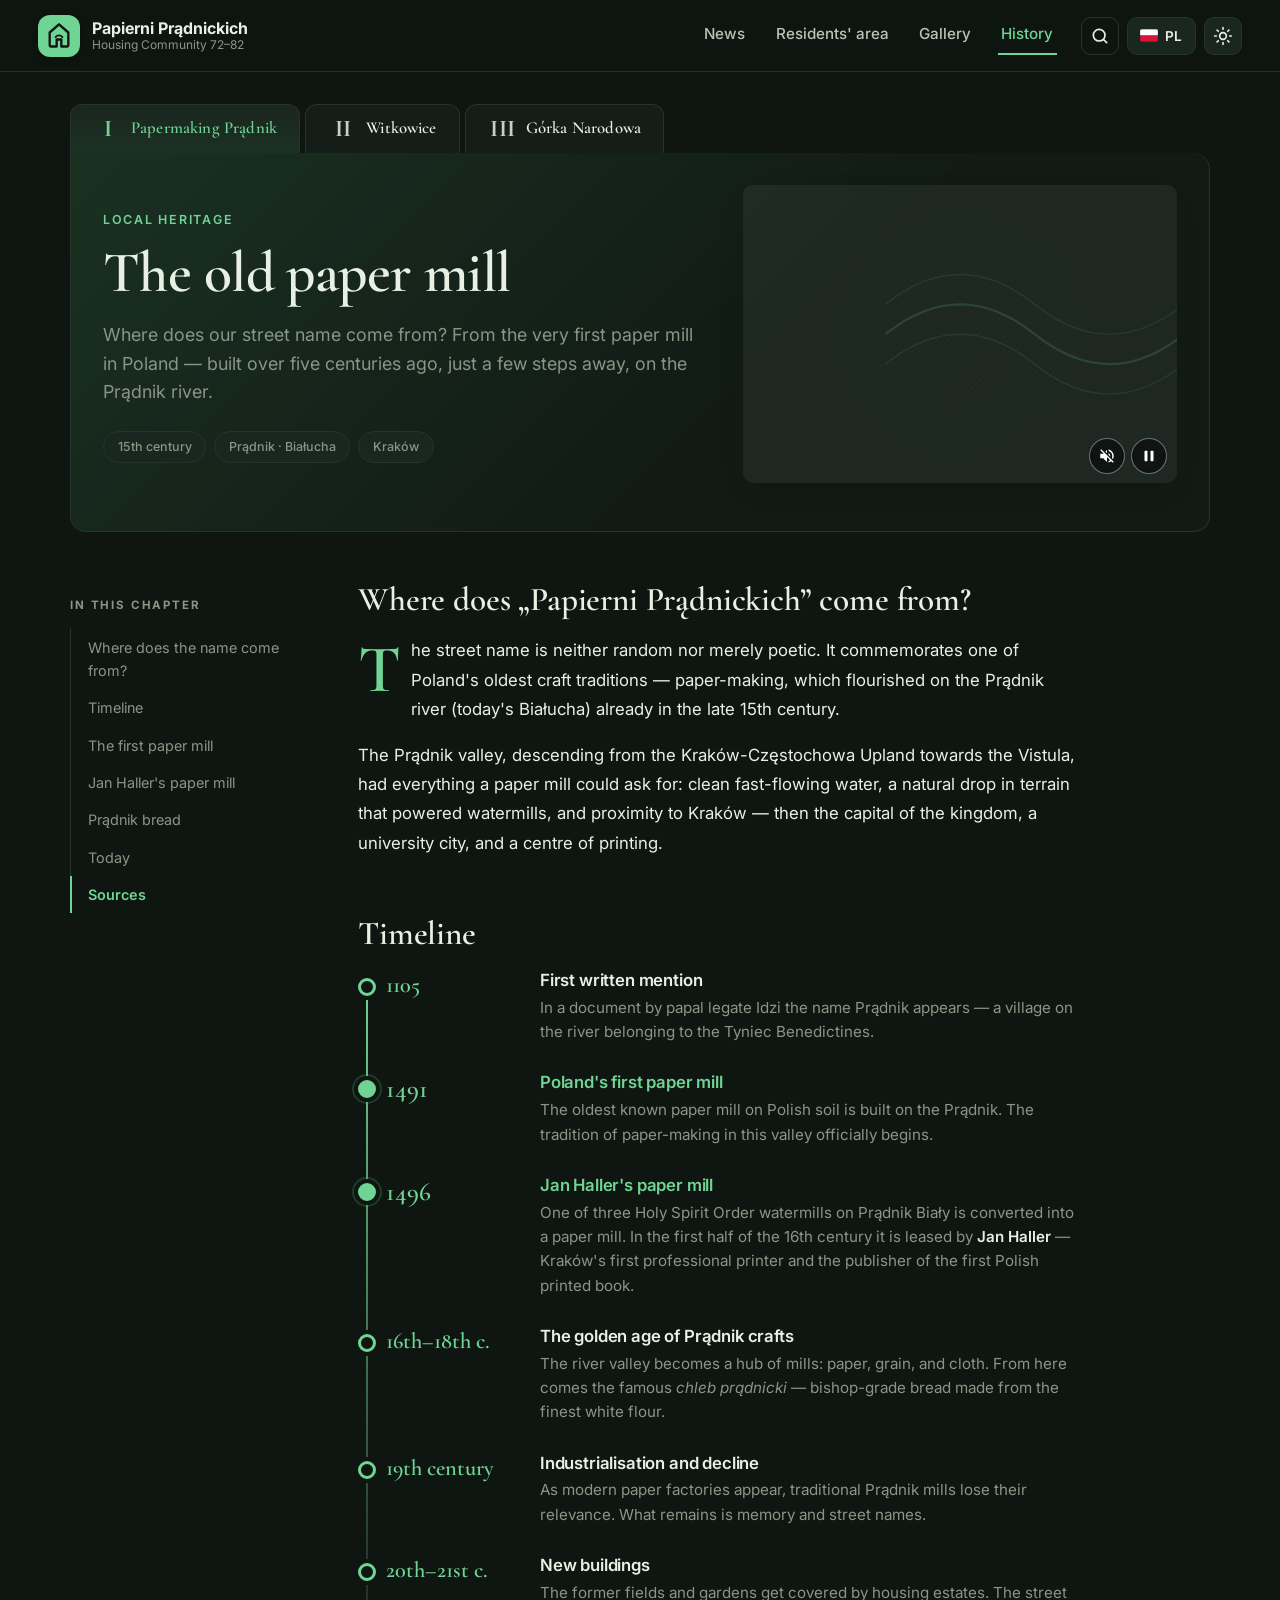
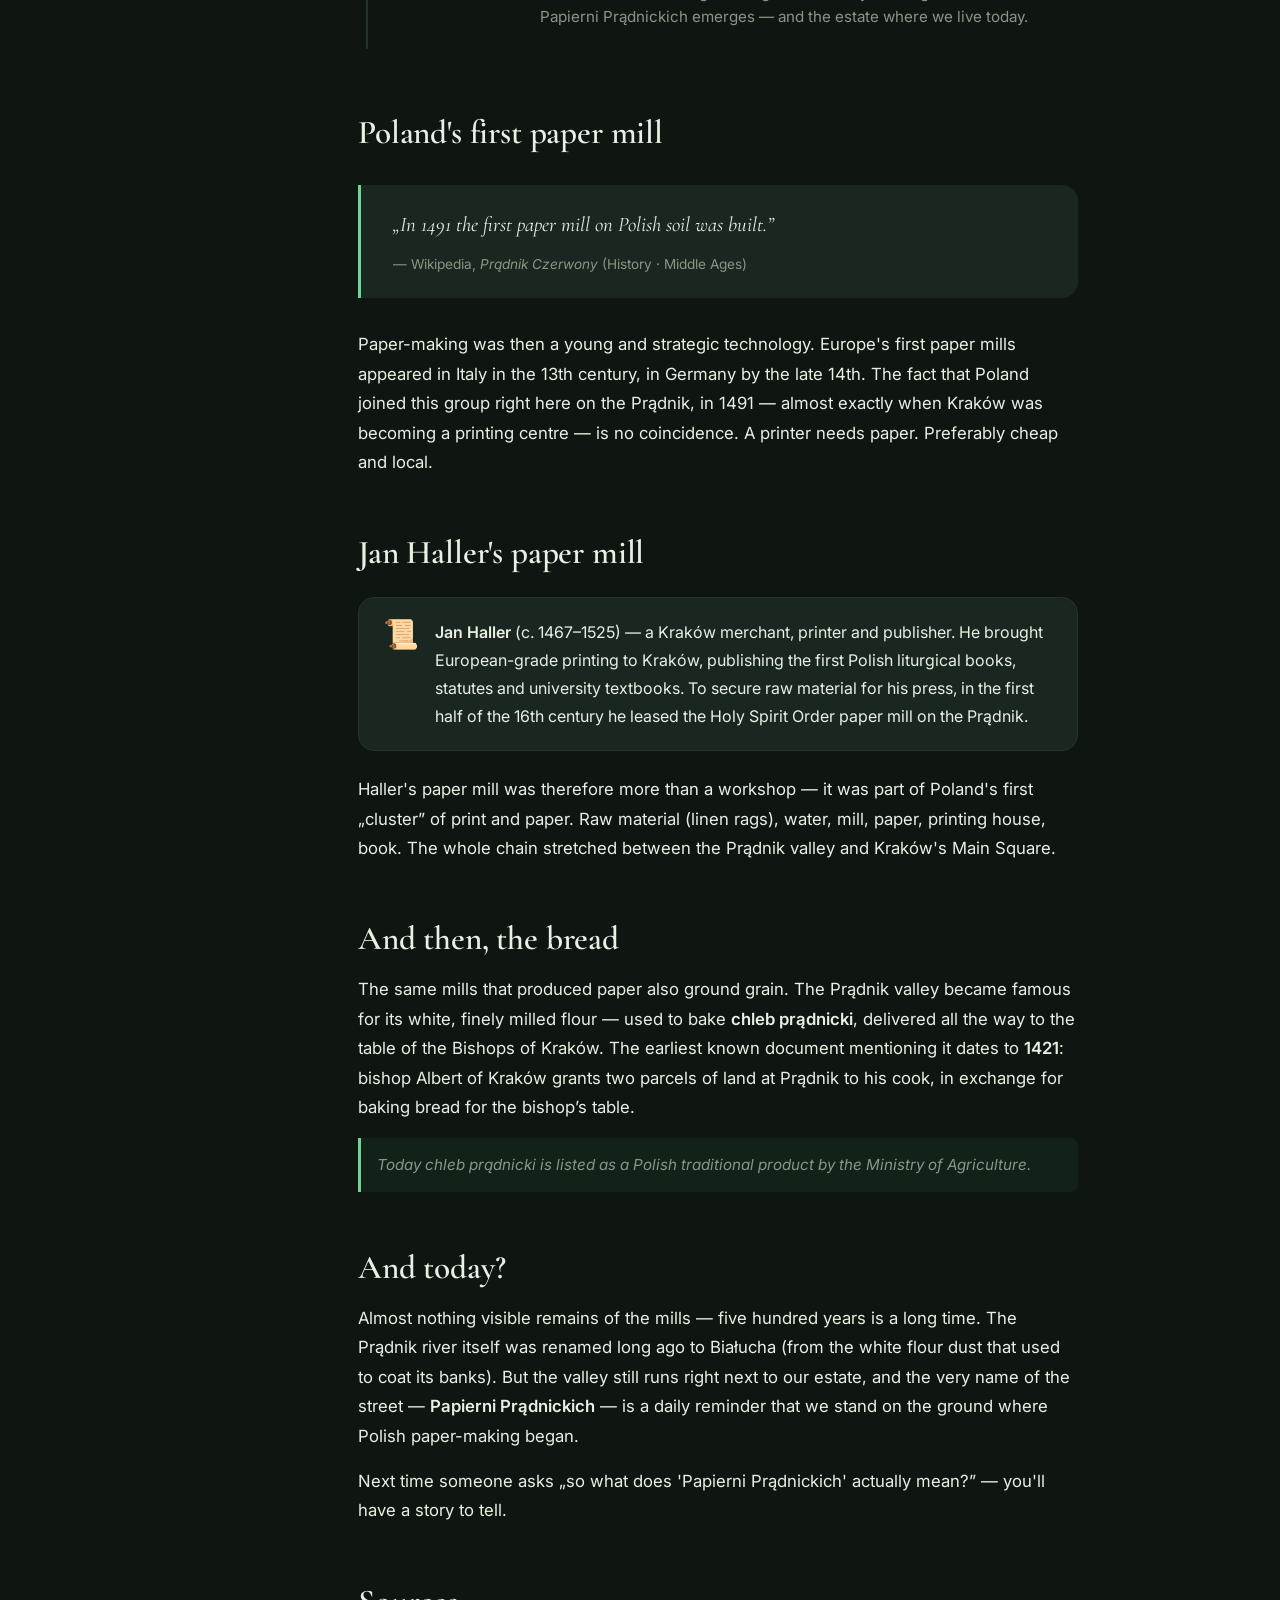
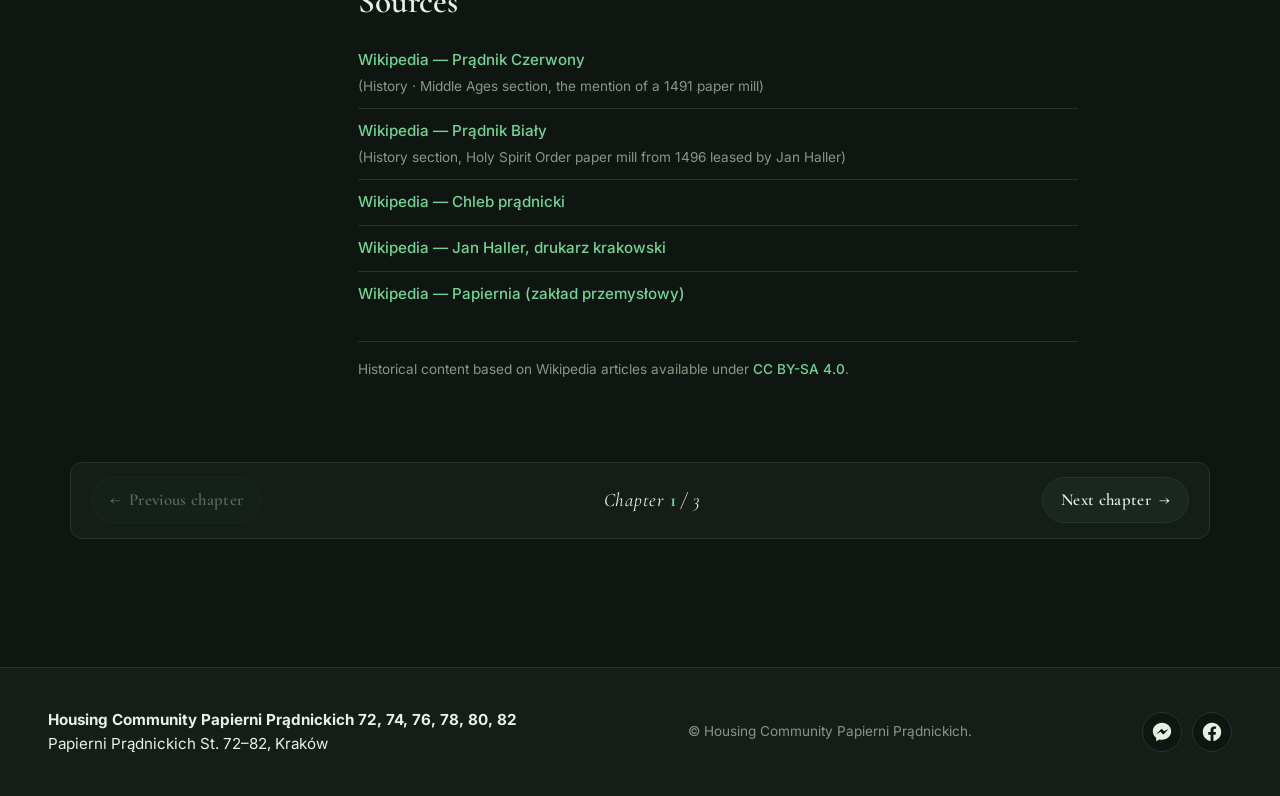
<file: history.html>
<!DOCTYPE html>
<html lang="pl">
<head>
  <meta charset="UTF-8" />
  <meta name="viewport" content="width=device-width, initial-scale=1.0" />
  <meta name="description" content="Historia papierni prądnickich — pierwszy młyn papierniczy w Polsce (1491), papiernia Jana Hallera (1496) i tradycja, od której wzięła nazwę nasza ulica." />
  <meta name="theme-color" content="#4caf6e" />
  <title>Stara papiernia — historia osiedla · Papierni Prądnickich</title>
  <link rel="icon" href="assets/favicon.svg" type="image/svg+xml" />
  <link rel="manifest" href="manifest.webmanifest" />
  <link rel="alternate" type="application/rss+xml" title="Aktualności Wspólnoty PP 72–82" href="news/feed.xml" />
  <link rel="canonical" href="https://wspolnota.hrynie.com/papierni-pradnickich-72-82/history.html" />
  <meta property="og:type" content="article" />
  <meta property="og:locale" content="pl_PL" />
  <meta property="og:site_name" content="Wspólnota Papierni Prądnickich 72–82" />
  <meta property="og:title" content="Stara papiernia — skąd nazwa Papierni Prądnickich" />
  <meta property="og:description" content="Pierwszy młyn papierniczy w Polsce powstał w 1491 roku właśnie tu, nad Prądnikiem. Poznaj historię, która ukryta jest w nazwie naszej ulicy." />
  <meta property="og:url" content="https://wspolnota.hrynie.com/papierni-pradnickich-72-82/history.html" />
  <meta property="og:image" content="https://wspolnota.hrynie.com/papierni-pradnickich-72-82/assets/img/og-default.webp" />
  <meta property="og:image:width" content="1200" />
  <meta property="og:image:height" content="630" />
  <meta property="og:image:alt" content="Dziedziniec osiedla Papierni Prądnickich 72–82 w Krakowie" />
  <meta name="twitter:card" content="summary_large_image" />
  <meta name="twitter:title" content="Stara papiernia — skąd nazwa Papierni Prądnickich" />
  <meta name="twitter:description" content="Pierwszy młyn papierniczy w Polsce powstał w 1491 roku właśnie tu, nad Prądnikiem." />
  <meta name="twitter:image" content="https://wspolnota.hrynie.com/papierni-pradnickich-72-82/assets/img/og-default.webp" />
  <link rel="preconnect" href="https://fonts.googleapis.com" />
  <link rel="preconnect" href="https://fonts.gstatic.com" crossorigin />
  <link rel="stylesheet" href="https://fonts.googleapis.com/css2?family=Inter:wght@400;500;600;700;800&family=Cormorant+Garamond:wght@500;600;700&display=swap" media="print" onload="this.media='all'" /><noscript><link rel="stylesheet" href="https://fonts.googleapis.com/css2?family=Inter:wght@400;500;600;700;800&family=Cormorant+Garamond:wght@500;600;700&display=swap" /></noscript>
  <script>
    (function(){
      var t = localStorage.getItem('wp-theme') || 'dark';
      document.documentElement.setAttribute('data-theme', t);
      var l = localStorage.getItem('wp-lang') || (navigator.language && navigator.language.startsWith('en') ? 'en' : 'pl');
      document.documentElement.setAttribute('lang', l);
      var h = (location.hash || '').replace(/^#/, '');
      if (h) {
        var ch = h;
        if (h.indexOf('wit-') === 0) ch = 'witkowice';
        else if (h.indexOf('gor-') === 0) ch = 'gorka';
        // sanitize: only safe identifier characters
        if (/^[a-z0-9_-]+$/i.test(ch)) {
          document.documentElement.setAttribute('data-book-init', ch);
          var s = document.createElement('style');
          // Scope all rules under [data-book-init="X"] so removing the attribute disables them
          s.textContent =
            '[data-book-init="' + ch + '"] .book-page[data-chapter]{display:none!important}' +
            '[data-book-init="' + ch + '"] .book-page[data-chapter="' + ch + '"]{display:block!important}' +
            '[data-book-init="' + ch + '"] .book-tab[data-chapter]{background:var(--bg-alt);color:var(--muted)}' +
            '[data-book-init="' + ch + '"] .book-tab[data-chapter="' + ch + '"]{background:linear-gradient(180deg,var(--bg-elev) 0%,color-mix(in srgb,var(--accent) 10%,var(--bg)) 100%);color:var(--accent)}';
          document.head.appendChild(s);
        }
      }
    })();
  </script>
  <link rel="stylesheet" href="site/css/styles.css" />
</head>
<body>

<header class="site-header">
  <a class="brand" href="index.html">
    <span class="brand-mark" aria-hidden="true">
      <svg viewBox="0 0 24 24" width="28" height="28" fill="none" stroke="currentColor" stroke-width="2" stroke-linecap="round" stroke-linejoin="round">
        <path d="M12 2 L4 9 v11 a1 1 0 0 0 1 1 h5 v-6 h4 v6 h5 a1 1 0 0 0 1 -1 V9 z"/>
        <path d="M9 13 c1.5 -2 4.5 -2 6 0" stroke-width="1.5"/>
      </svg>
    </span>
    <span class="brand-text">
      <span class="brand-title" data-i18n="brand.title">Papierni Prądnickich</span>
      <span class="brand-sub" data-i18n="brand.sub">Wspólnota Mieszkaniowa 72–82</span>
    </span>
  </a>
  <nav class="site-nav" aria-label="Main">
    <a href="news-index.html" data-i18n="nav.news">Aktualności</a>
    <a href="handbook.html" data-i18n="nav.community">Strefa mieszkańca</a>
    <a href="gallery.html" data-i18n="nav.gallery">Galeria</a>
    <a href="history.html" class="active" data-i18n="nav.history">Historia</a>
  </nav>
  <div class="header-tools">
    <button class="lang-toggle" id="langToggle" aria-label="Switch language">
      <span class="lang-flag" aria-hidden="true"></span><span class="lang-code">PL</span>
    </button>
    <button class="theme-toggle" id="themeToggle" aria-label="Toggle theme">
      <svg class="icon-sun" viewBox="0 0 24 24" width="20" height="20" fill="none" stroke="currentColor" stroke-width="2" stroke-linecap="round" stroke-linejoin="round"><circle cx="12" cy="12" r="4"/><path d="M12 2v2M12 20v2M4.93 4.93l1.41 1.41M17.66 17.66l1.41 1.41M2 12h2M20 12h2M4.93 19.07l1.41-1.41M17.66 6.34l1.41-1.41"/></svg>
      <svg class="icon-moon" viewBox="0 0 24 24" width="20" height="20" fill="none" stroke="currentColor" stroke-width="2" stroke-linecap="round" stroke-linejoin="round"><path d="M21 12.79A9 9 0 1 1 11.21 3 7 7 0 0 0 21 12.79z"/></svg>
    </button>
  </div>
</header>

<main class="page history-page">

  <div class="book-stage" id="bookStage">
    <div class="book-tabs-wrap">
    <button type="button" class="book-tabs-arrow book-tabs-arrow--left" id="bookTabsLeft" aria-label="Przewiń zakładki w lewo">
      <svg viewBox="0 0 24 24" width="18" height="18" fill="none" stroke="currentColor" stroke-width="2.4" stroke-linecap="round" stroke-linejoin="round" aria-hidden="true"><polyline points="15 5 8 12 15 19"/></svg>
    </button>
    <button type="button" class="book-tabs-arrow book-tabs-arrow--right" id="bookTabsRight" aria-label="Przewiń zakładki w prawo">
      <svg viewBox="0 0 24 24" width="18" height="18" fill="none" stroke="currentColor" stroke-width="2.4" stroke-linecap="round" stroke-linejoin="round" aria-hidden="true"><polyline points="9 5 16 12 9 19"/></svg>
    </button>
    <nav class="book-tabs" role="tablist" aria-label="Rozdziały księgi">
      <button class="book-tab is-active" type="button" role="tab" aria-selected="true" data-chapter="papiernia">
        <span class="book-tab-num">I</span>
        <span class="book-tab-title" data-i18n="history.book.tab1">Papierniczy Prądnik</span>
      </button>
      <button class="book-tab" type="button" role="tab" aria-selected="false" data-chapter="witkowice">
        <span class="book-tab-num">II</span>
        <span class="book-tab-title" data-i18n="history.book.tab2">Witkowice</span>
      </button>
      <button class="book-tab" type="button" role="tab" aria-selected="false" data-chapter="gorka">
        <span class="book-tab-num">III</span>
        <span class="book-tab-title" data-i18n="history.book.tab3">Górka Narodowa</span>
      </button>
    </nav>
    </div>

    <div class="book-pager" id="bookPager">

      <article class="book-page is-active" data-chapter="papiernia" aria-labelledby="bookTabPapiernia">

  <header class="history-hero">
    <div class="history-hero-inner">
      <span class="history-eyebrow" data-i18n="history.eyebrow">Kącik historyczny</span>
      <h1 class="history-title" data-i18n="history.title">Stara papiernia</h1>
      <p class="history-lead" data-i18n="history.lead">
        Skąd wzięła się nazwa naszej ulicy? Z pierwszej fabryki papieru w Polsce — która powstała ponad pół tysiąca lat temu, kilka kroków stąd, nad rzeką Prądnik.
      </p>
      <div class="history-meta">
        <span class="history-pill" data-i18n="history.pill1">XV wiek</span>
        <span class="history-pill" data-i18n="history.pill2">Prądnik · Białucha</span>
        <span class="history-pill" data-i18n="history.pill3">Kraków</span>
      </div>
    </div>
    <div class="history-hero-media" aria-hidden="false">
      <video id="historyHeroVideo" class="history-hero-video" muted playsinline loop preload="metadata"
             data-src="assets/video/history-intro.mp4"></video>
      <div class="history-hero-media-fallback" aria-hidden="true">
        <svg viewBox="0 0 200 200" width="100%" height="100%">
          <defs>
            <pattern id="paperGrain" width="4" height="4" patternUnits="userSpaceOnUse">
              <path d="M0 4 L4 0" stroke="currentColor" stroke-width="0.3" opacity="0.4"/>
            </pattern>
          </defs>
          <circle cx="100" cy="100" r="80" fill="url(#paperGrain)" opacity="0.6"/>
          <path d="M50 100 Q100 60 150 100 T250 100" stroke="currentColor" stroke-width="1.5" fill="none" opacity="0.5"/>
          <path d="M50 120 Q100 80 150 120 T250 120" stroke="currentColor" stroke-width="1" fill="none" opacity="0.3"/>
          <path d="M50 80 Q100 40 150 80 T250 80" stroke="currentColor" stroke-width="1" fill="none" opacity="0.3"/>
        </svg>
      </div>
      <div class="history-hero-controls">
        <button class="video-btn" id="historySoundToggle" aria-label="Włącz dźwięk" title="Dźwięk">
          <svg class="icon-sound-on" viewBox="0 0 24 24" width="18" height="18" fill="currentColor"><path d="M3 9v6h4l5 5V4L7 9H3zm13.5 3a4.5 4.5 0 0 0-2.5-4v8a4.5 4.5 0 0 0 2.5-4zM14 3.2v2.1a7 7 0 0 1 0 13.4v2.1a9 9 0 0 0 0-17.6z"/></svg>
          <svg class="icon-sound-off" viewBox="0 0 24 24" width="18" height="18" fill="currentColor"><path d="M16.5 12A4.5 4.5 0 0 0 14 8v2.2l2.45 2.45c.03-.21.05-.43.05-.65zM19 12c0 .94-.2 1.82-.54 2.64l1.51 1.51A8.96 8.96 0 0 0 21 12c0-4.28-2.99-7.86-7-8.77v2.06c2.89.86 5 3.54 5 6.71zM4.27 3 3 4.27 7.73 9H3v6h4l5 5v-6.73L16.25 17.5a6.99 6.99 0 0 1-2.25 1.21v2.06a8.95 8.95 0 0 0 3.69-1.81L19.73 21 21 19.73 4.27 3zM12 4 9.91 6.09 12 8.18V4z"/></svg>
        </button>
        <button class="video-btn" id="historyVideoToggle" aria-label="Pauza" title="Pauza/Odtwarzaj">
          <svg class="icon-pause" viewBox="0 0 24 24" width="18" height="18" fill="currentColor"><rect x="6" y="5" width="4" height="14" rx="1"/><rect x="14" y="5" width="4" height="14" rx="1"/></svg>
          <svg class="icon-play" viewBox="0 0 24 24" width="18" height="18" fill="currentColor"><path d="M8 5v14l11-7z"/></svg>
        </button>
      </div>
    </div>
  </header>

  <div class="history-layout">

    <aside class="history-sidebar">
      <nav class="history-toc" aria-label="Spis treści">
        <p class="history-toc-title" data-i18n="history.tocTitle">W tym rozdziale</p>
        <ol>
          <li><a href="#nazwa" data-i18n="history.toc1">Skąd nazwa?</a></li>
          <li><a href="#os-czasu" data-i18n="history.toc2">Oś czasu</a></li>
          <li><a href="#mlyn-1491" data-i18n="history.toc3">Pierwszy młyn papierniczy</a></li>
          <li><a href="#haller" data-i18n="history.toc4">Papiernia Jana Hallera</a></li>
          <li><a href="#chleb" data-i18n="history.toc5">Chleb prądnicki</a></li>
          <li><a href="#dzis" data-i18n="history.toc6">Dzisiaj</a></li>
          <li><a href="#zrodla" data-i18n="history.toc7">Źródła</a></li>
        </ol>
      </nav>
    </aside>

    <article class="history-doc">

      <section id="nazwa" class="history-section">
        <h2 data-i18n="history.h_nazwa">Skąd nazwa „Papierni Prądnickich”?</h2>
        <p class="history-drop" data-i18n-html="history.p_nazwa1">
          <span class="history-dropcap">N</span>azwa ulicy nie jest przypadkowa ani poetycka. Upamiętnia jedną z najstarszych tradycji rzemieślniczych w Polsce — produkcję papieru, która rozkwitła nad rzeką Prądnik (dziś Białuchą) już pod koniec XV wieku.
        </p>
        <p data-i18n="history.p_nazwa2">
          Dolina Prądnika, opadająca z Wyżyny Krakowsko-Częstochowskiej ku Wiśle, miała wszystko, czego potrzeba papierni: czystą, szybko płynącą wodę, naturalny spadek terenu pozwalający napędzać koła młyńskie, i bliskość Krakowa — wówczas stolicy państwa, miasta uniwersyteckiego i centrum drukarstwa.
        </p>
      </section>

      <section id="os-czasu" class="history-section">
        <h2 data-i18n="history.h_oscz">Oś czasu</h2>
        <ol class="timeline">
          <li class="timeline-item">
            <span class="timeline-year" data-i18n="history.tl1_y">1105</span>
            <div class="timeline-body">
              <h3 data-i18n="history.tl1_h">Pierwsza wzmianka</h3>
              <p data-i18n="history.tl1_p">W dokumencie legata papieskiego Idziego pojawia się nazwa Prądnik — wieś nad rzeką, należąca do benedyktynów tynieckich.</p>
            </div>
          </li>
          <li class="timeline-item timeline-highlight">
            <span class="timeline-year" data-i18n="history.tl2_y">1491</span>
            <div class="timeline-body">
              <h3 data-i18n="history.tl2_h">Pierwszy młyn papierniczy w Polsce</h3>
              <p data-i18n="history.tl2_p">Nad Prądnikiem powstaje najstarszy znany na ziemiach polskich młyn papierniczy. Tradycja produkcji papieru w tej dolinie rozpoczyna się oficjalnie.</p>
            </div>
          </li>
          <li class="timeline-item timeline-highlight">
            <span class="timeline-year" data-i18n="history.tl3_y">1496</span>
            <div class="timeline-body">
              <h3 data-i18n="history.tl3_h">Papiernia Jana Hallera</h3>
              <p data-i18n-html="history.tl3_p">Jeden z trzech młynów duchaków na Prądniku Białym zostaje przebudowany na papiernię. W I połowie XVI w. dzierżawi ją <strong>Jan Haller</strong> — pierwszy zawodowy drukarz krakowski i wydawca pierwszej polskiej książki drukowanej.</p>
            </div>
          </li>
          <li class="timeline-item">
            <span class="timeline-year" data-i18n="history.tl4_y">XVI–XVIII w.</span>
            <div class="timeline-body">
              <h3 data-i18n="history.tl4_h">Złoty wiek prądnickiego rzemiosła</h3>
              <p data-i18n-html="history.tl4_p">Dolina rzeki staje się zagłębiem młynów: papierniczych, zbożowych i sukienniczych. Stąd słynny <em>chleb prądnicki</em> z białej mąki — biskupie pieczywo o wyjątkowej jakości.</p>
            </div>
          </li>
          <li class="timeline-item">
            <span class="timeline-year" data-i18n="history.tl5_y">XIX w.</span>
            <div class="timeline-body">
              <h3 data-i18n="history.tl5_h">Industrializacja i schyłek</h3>
              <p data-i18n="history.tl5_p">Wraz z rozwojem nowoczesnych fabryk papieru tradycyjne młyny prądnickie tracą znaczenie. Pozostaje pamięć i nazwy ulic.</p>
            </div>
          </li>
          <li class="timeline-item">
            <span class="timeline-year" data-i18n="history.tl6_y">XX–XXI w.</span>
            <div class="timeline-body">
              <h3 data-i18n="history.tl6_h">Nowa zabudowa</h3>
              <p data-i18n="history.tl6_p">Tereny dawnych pól i ogrodów zostają zabudowane osiedlami mieszkaniowymi. Powstaje ulica Papierni Prądnickich — i osiedle, na którym dziś mieszkamy.</p>
            </div>
          </li>
        </ol>
      </section>

      <section id="mlyn-1491" class="history-section">
        <h2 data-i18n="history.h_mlyn">Pierwszy młyn papierniczy w Polsce</h2>
        <blockquote class="history-quote">
          <span data-i18n="history.q_text">„W 1491 wybudowano pierwszy młyn papierniczy na terenie Polski.”</span>
          <cite data-i18n-html="history.q_cite">— Wikipedia, <i>Prądnik Czerwony</i> (Historia · Średniowiecze)</cite>
        </blockquote>
        <p data-i18n="history.p_mlyn">
          Produkcja papieru była wówczas technologią młodą i strategiczną. Pierwsze europejskie papiernie pojawiły się we Włoszech w XIII wieku, w Niemczech pod koniec XIV. To, że Polska dołączyła do tego grona właśnie nad Prądnikiem, w 1491 — niemal dokładnie w tym samym czasie, gdy Kraków stawał się ośrodkiem drukarstwa — nie jest przypadkiem. Drukarz potrzebuje papieru. Najlepiej taniego i miejscowego.
        </p>
      </section>

      <section id="haller" class="history-section">
        <h2 data-i18n="history.h_haller">Papiernia Jana Hallera</h2>
        <div class="history-callout">
          <div class="history-callout-mark" aria-hidden="true">📜</div>
          <div>
            <p data-i18n-html="history.p_haller_box">
              <strong>Jan Haller</strong> (ok. 1467–1525) — krakowski kupiec, drukarz i wydawca. Wprowadził druk na poziomie europejskim do Krakowa, wydał pierwsze polskie księgi liturgiczne, statuty i podręczniki uniwersyteckie. Aby zapewnić surowiec dla swojej drukarni, w pierwszej połowie XVI wieku dzierżawił papiernię duchaków nad Prądnikiem.
            </p>
          </div>
        </div>
        <p data-i18n="history.p_haller">
          Papiernia Hallera nie była więc tylko warsztatem rzemieślniczym — była częścią pierwszego polskiego „klastra” druku i papieru. Surowiec (szmaty lniane), woda, młyn, papier, drukarnia, książka. Cały łańcuch rozpinał się między doliną Prądnika a krakowskim Rynkiem.
        </p>
      </section>

      <section id="chleb" class="history-section">
        <h2 data-i18n="history.h_chleb">I jeszcze chleb</h2>
        <p data-i18n-html="history.p_chleb1">
          Te same młyny, które produkowały papier, mieliły też zboże. Dolina Prądnika zasłynęła z białej, drobno mielonej mąki — z której wypiekano <strong>chleb prądnicki</strong>, dostarczany aż na stół biskupów krakowskich. W 1421 roku spisano dokument zobowiązujący posiadaczy gruntów w Prądniku Białym do wypieku tego chleba dla biskupa.
        </p>
        <p class="history-aside" data-i18n="history.p_chleb_aside">
          Dziś chleb prądnicki jest wpisany na listę produktów tradycyjnych Ministerstwa Rolnictwa.
        </p>
      </section>

      <section id="dzis" class="history-section">
        <h2 data-i18n="history.h_dzis">A dzisiaj?</h2>
        <p data-i18n-html="history.p_dzis1">
          Po młynach nie zostało już prawie nic widocznego — przeszło 500 lat to dużo. Sama rzeka Prądnik dawno zmieniła nazwę na Białucha (od koloru pyłu mącznego, którym pokrywały się jej brzegi). Ale dolina rzeki nadal biegnie tuż obok naszego osiedla, a sama nazwa ulicy — <strong>Papierni Prądnickich</strong> — codziennie przypomina, że stoimy na ziemi, na której zaczęła się polska tradycja papiernicza.
        </p>
        <p data-i18n="history.p_dzis2">
          Następnym razem, gdy ktoś zapyta „a co to znaczy 'Papierni Prądnickich'?” — będzie co opowiedzieć.
        </p>
      </section>

      <section id="zrodla" class="history-section history-sources">
        <h2 data-i18n="history.h_zrodla">Źródła</h2>
        <ul>
          <li>
            <a href="https://pl.wikipedia.org/wiki/Pr%C4%85dnik_Czerwony" target="_blank" rel="noopener">Wikipedia — Prądnik Czerwony</a>
            <span class="history-source-note" data-i18n="history.src1_note">(sekcja Historia · Średniowiecze, wzmianka o młynie papierniczym z 1491 r.)</span>
          </li>
          <li>
            <a href="https://pl.wikipedia.org/wiki/Pr%C4%85dnik_Bia%C5%82y" target="_blank" rel="noopener">Wikipedia — Prądnik Biały</a>
            <span class="history-source-note" data-i18n="history.src2_note">(sekcja Historia, papiernia duchaków od 1496 r. dzierżawiona przez Jana Hallera)</span>
          </li>
          <li>
            <a href="https://pl.wikipedia.org/wiki/Chleb_pr%C4%85dnicki" target="_blank" rel="noopener">Wikipedia — Chleb prądnicki</a>
          </li>
          <li>
            <a href="https://pl.wikipedia.org/wiki/Jan_Haller" target="_blank" rel="noopener">Wikipedia — Jan Haller, drukarz krakowski</a>
          </li>
          <li>
            <a href="https://pl.wikipedia.org/wiki/Papiernia_(zak%C5%82ad_przemys%C5%82owy)" target="_blank" rel="noopener">Wikipedia — Papiernia (zakład przemysłowy)</a>
          </li>
        </ul>
        <p class="history-license" data-i18n-html="history.license">
          Treści historyczne opracowane na podstawie haseł Wikipedii dostępnych na licencji <a href="https://creativecommons.org/licenses/by-sa/4.0/deed.pl" target="_blank" rel="noopener">CC BY-SA 4.0</a>.
        </p>
      </section>

    </article>
  </div>
      </article>

      <article class="book-page" data-chapter="witkowice" aria-hidden="true" hidden>

        <header class="history-hero history-hero--witkowice">
          <div class="history-hero-inner">
            <span class="history-eyebrow" data-i18n="history.wit.eyebrow">Sąsiad zza rzeki</span>
            <h1 class="history-title" data-i18n="history.wit.title">Witkowice</h1>
            <p class="history-lead" data-i18n="history.wit.lead">
              Siedem wieków historii tuż za naszą ulicą. Nazwa pamięta XIII-wiecznego krakowskiego proboszcza, w środku stoi ośmioboczna kaplica z 1677 roku, a w 1927 prochownia austriackiej twierdzy wyleciała w powietrze tak głośno, że słyszał ją cały Kraków.
            </p>
            <div class="history-meta">
              <span class="history-pill" data-i18n="history.wit.pill1">Wieś od XIII w.</span>
              <span class="history-pill" data-i18n="history.wit.pill2">Białucha · Bibiczanka</span>
              <span class="history-pill" data-i18n="history.wit.pill3">Twierdza Kraków</span>
            </div>
          </div>
          <div class="history-hero-media history-hero-media--static" aria-hidden="true">
            <div class="history-hero-media-fallback">
              <svg viewBox="0 0 220 220" width="100%" height="100%">
                <defs>
                  <pattern id="leafPattern" width="40" height="40" patternUnits="userSpaceOnUse">
                    <path d="M20 6 q12 6 0 28 q-12 -22 0 -28 z" fill="currentColor" opacity="0.18"/>
                  </pattern>
                  <linearGradient id="forestGrad" x1="0" y1="0" x2="0" y2="1">
                    <stop offset="0%" stop-color="currentColor" stop-opacity="0.05"/>
                    <stop offset="100%" stop-color="currentColor" stop-opacity="0.25"/>
                  </linearGradient>
                </defs>
                <rect width="220" height="220" fill="url(#forestGrad)"/>
                <rect width="220" height="220" fill="url(#leafPattern)"/>
                <g stroke="currentColor" stroke-width="2" fill="none" opacity="0.55">
                  <path d="M40 200 L46 90 M46 90 L36 70 M46 90 L58 75 M46 90 L52 60"/>
                  <path d="M110 210 L116 70 M116 70 L100 50 M116 70 L130 55 M116 70 L122 40"/>
                  <path d="M180 205 L186 95 M186 95 L172 78 M186 95 L198 80"/>
                </g>
                <path d="M0 180 Q60 165 110 175 T220 170" stroke="currentColor" stroke-width="1.2" fill="none" opacity="0.4"/>
              </svg>
            </div>
          </div>
        </header>

        <div class="history-layout">

          <aside class="history-sidebar">
            <nav class="history-toc" aria-label="Spis treści: Witkowice">
              <p class="history-toc-title" data-i18n="history.wit.tocTitle">W tym rozdziale</p>
              <ol>
                <li><a href="#wit-nazwa" data-i18n="history.wit.toc1">Skąd nazwa Witkowice</a></li>
                <li><a href="#wit-czasu" data-i18n="history.wit.toc2">Oś czasu wsi</a></li>
                <li><a href="#wit-kaplica" data-i18n="history.wit.toc3">Kaplica św. Marii Magdaleny</a></li>
                <li><a href="#wit-prochownia" data-i18n="history.wit.toc4">Prochownia i wybuch 1927</a></li>
                <li><a href="#wit-stara" data-i18n="history.wit.toc5">Stara wieś dziś</a></li>
                <li><a href="#wit-park" data-i18n="history.wit.toc6">Park Leśny Witkowice</a></li>
                <li><a href="#wit-zrodla" data-i18n="history.wit.toc7">Źródła</a></li>
              </ol>
            </nav>
          </aside>

          <article class="history-doc">

            <section id="wit-nazwa" class="history-section">
              <h2 data-i18n="history.wit.h_nazwa">Skąd nazwa Witkowice</h2>
              <p class="history-drop" data-i18n-html="history.wit.p_nazwa1">
                <span class="history-dropcap">N</span>azwa wsi wskazuje na konkretną osobę — krakowskiego proboszcza <strong>Wita</strong> (łac. <i>Vitus</i>), żyjącego w <strong>XIII wieku</strong>. To on przekazuje tutejsze ziemie kapitule krakowskiej, a wieś, która z czasem powstaje wokół tego nadania, zaczyna nosić jego imię w formie patronimicznej: <em>Wit-kowice</em> — „[wieś] ludzi Wita”.
              </p>
              <p data-i18n="history.wit.p_nazwa2">
                Jan Długosz, kanonik krakowski i kronikarz, odnotowuje Witkowice w <i>Liber beneficiorum</i> jako wieś należącą do kapituły. Od tamtej pory aż do XX wieku Witkowice pozostają wsią — niezależną osadą rolniczą, oddzieloną od Krakowa pasem pól i doliną Białuchy (Prądnika).
              </p>
              <p class="history-aside" data-i18n="history.wit.p_nazwa_aside">
                Sąsiednie miejscowości — Bibice, Górka Narodowa, Tonie — mają podobnie stare metryki. Cały ten pas wsi na północ od Krakowa rośnie wokół średniowiecznych nadań kościelnych i królewskich.
              </p>
            </section>

            <section id="wit-czasu" class="history-section">
              <h2 data-i18n="history.wit.h_czasu">Oś czasu wsi Witkowice</h2>
              <ol class="timeline">
                <li class="timeline-item timeline-highlight">
                  <span class="timeline-year" data-i18n="history.wit.tl1_y">XIII w.</span>
                  <div class="timeline-body">
                    <h3 data-i18n="history.wit.tl1_h">Pierwsza wzmianka u Długosza</h3>
                    <p data-i18n-html="history.wit.tl1_p">Krakowski proboszcz <strong>Wit</strong> (łac. <i>Vitus</i>) przekazuje tutejsze ziemie kapitule krakowskiej. Stąd nazwa: <em>Wit-kowice</em>.</p>
                  </div>
                </li>
                <li class="timeline-item">
                  <span class="timeline-year" data-i18n="history.wit.tl2_y">1464</span>
                  <div class="timeline-body">
                    <h3 data-i18n="history.wit.tl2_h">Prawo magdeburskie</h3>
                    <p data-i18n="history.wit.tl2_p">Kazimierz IV Jagiellończyk przenosi Witkowice na prawo magdeburskie — wieś zyskuje formalną organizację samorządową.</p>
                  </div>
                </li>
                <li class="timeline-item timeline-highlight">
                  <span class="timeline-year" data-i18n="history.wit.tl3_y">~1677</span>
                  <div class="timeline-body">
                    <h3 data-i18n="history.wit.tl3_h">Kaplica św. Marii Magdaleny</h3>
                    <p data-i18n-html="history.wit.tl3_p">W ogrodzie dworu kapituły krakowskiej powstaje murowana, ośmioboczna <strong>kaplica</strong>. Stoi do dziś — między starymi uliczkami i blokami z lat 90.</p>
                  </div>
                </li>
                <li class="timeline-item">
                  <span class="timeline-year" data-i18n="history.wit.tl4_y">XIX w.</span>
                  <div class="timeline-body">
                    <h3 data-i18n="history.wit.tl4_h">Twierdza Kraków</h3>
                    <p data-i18n="history.wit.tl4_p">Witkowice trafiają do zewnętrznego pierścienia umocnień austriackiej Twierdzy Kraków. Powstają wały ziemne i prochownia.</p>
                  </div>
                </li>
                <li class="timeline-item timeline-highlight">
                  <span class="timeline-year" data-i18n="history.wit.tl5_y">1927</span>
                  <div class="timeline-body">
                    <h3 data-i18n="history.wit.tl5_h">Eksplozja prochowni</h3>
                    <p data-i18n="history.wit.tl5_p">Prochownia wylatuje w powietrze w jednym z najgłośniejszych wybuchów międzywojennego Krakowa. Słychać go w całym mieście, znaczna część zabudowy wsi zostaje zniszczona.</p>
                  </div>
                </li>
                <li class="timeline-item">
                  <span class="timeline-year" data-i18n="history.wit.tl6_y">1941</span>
                  <div class="timeline-body">
                    <h3 data-i18n="history.wit.tl6_h">Włączenie do Krakowa</h3>
                    <p data-i18n="history.wit.tl6_p">Witkowice formalnie stają się częścią miasta. W latach 90. nad doliną Prądnika rośnie osiedle Witkowice Nowe — między starą wsią a doliną rzeki.</p>
                  </div>
                </li>
              </ol>
            </section>

            <section id="wit-kaplica" class="history-section">
              <h2 data-i18n="history.wit.h_kaplica">Kaplica św. Marii Magdaleny</h2>
              <div class="history-callout">
                <div class="history-callout-mark" aria-hidden="true">⛪</div>
                <div>
                  <p data-i18n-html="history.wit.p_kaplica_box">
                    Murowana, <strong>ośmioboczna</strong> kaplica z ok. <strong>1677 roku</strong>, postawiona w ogrodzie dworu kapituły krakowskiej. Nieopodal — przydrożna figura Męki Pańskiej z <strong>1632 roku</strong>. Oba obiekty stoją do dziś.
                  </p>
                </div>
              </div>
              <p data-i18n="history.wit.p_kaplica1">
                Niewielka, ośmioboczna, z prostymi liniami — nie z tych kaplic, na które zaprowadzają wycieczki, ale właśnie dlatego ciekawsza. Ponad trzysta pięćdziesiąt lat stoi cicho między nowymi blokami i niczego nie udaje. To jeden z najstarszych obiektów na całej północy Krakowa.
              </p>
              <p data-i18n="history.wit.p_kaplica2">
                Wezwanie św. Marii Magdaleny jest typowe dla małych wiejskich kaplic kapitulnych — patronka pokuty i nawrócenia, popularna w polskim wiejskim kościele od średniowiecza.
              </p>
            </section>

            <section id="wit-prochownia" class="history-section">
              <h2 data-i18n="history.wit.h_prochownia">Prochownia, która wyleciała w powietrze</h2>
              <p data-i18n-html="history.wit.p_prochownia1">
                W połowie <strong>XIX wieku</strong> Austriacy budują w Witkowicach umocnienia ziemne zewnętrznego pierścienia <strong>Twierdzy Kraków</strong>. Razem z nimi staje tu prochownia — magazyn materiałów wybuchowych dla całego ufortyfikowanego miasta.
              </p>
              <p data-i18n="history.wit.p_prochownia2">
                W 1927 roku prochownia wylatuje w powietrze. Eksplozja jest słyszalna w całym Krakowie, niszczy znaczną część zabudowy wsi i przez dekady pozostaje jednym z najczęściej wspominanych wydarzeń międzywojennego miasta. Dziś po prochowni nie ma już śladu — ale pamięć o wybuchu została w lokalnych opowieściach.
              </p>
              <blockquote class="history-quote">
                <span data-i18n="history.wit.q_prochownia">„Wybuch słyszano w całym Krakowie.”</span>
                <cite data-i18n-html="history.wit.q_prochownia_cite">— Wikipedia, <i>Witkowice (Kraków)</i></cite>
              </blockquote>
            </section>

            <section id="wit-stara" class="history-section">
              <h2 data-i18n="history.wit.h_stara">Stara wieś dziś</h2>
              <p data-i18n="history.wit.p_stara1">
                Witkowice nie zostały zrównane z ziemią ani „uporządkowane” pod nową zabudowę — między blokami z lat 90. i nowymi deweloperskimi osiedlami przetrwały kawałki dawnej wsi. Stare, wąskie drogi, parterowe domy, sady, krzyże przydrożne. Idąc bocznymi uliczkami można przez chwilę zapomnieć, że jest się w granicach miasta.
              </p>
              <p data-i18n="history.wit.p_stara2">
                Warto patrzeć na adresy: ulica Witkowicka, Górka Narodowa, Bibiczanka — wszystkie nazwy mają wiejski rodowód. Numer 1 to często jeszcze stary dom z czasów, gdy wieś żyła z roli, a dwucyfrowe numery to już zabudowa powojenna.
              </p>
              <p class="history-aside" data-i18n="history.wit.p_stara_aside">
                Najlepszy moment na spacer po starych Witkowicach: późne popołudnie wiosną lub jesienią, gdy światło wpada nisko między dachy i pokazuje warstwy zabudowy z różnych dekad.
              </p>
            </section>

            <section id="wit-park" class="history-section">
              <h2 data-i18n="history.wit.h_park">Park Leśny Witkowice</h2>
              <p class="history-drop" data-i18n-html="history.wit.p_park1">
                <span class="history-dropcap">P</span>oza historią wsi Witkowice mają jeszcze jeden atut — <strong>Park Leśny Witkowice</strong>, fragment naturalnej zieleni na północnym skraju Dzielnicy IV, między doliną Białuchy a osiedlem Witkowice Nowe. Dla mieszkańców naszej Wspólnoty to najbliższy prawdziwy las.
              </p>
              <p data-i18n="history.wit.p_park2">
                Nie jest to wypielęgnowany trawnik z ławeczkami — to porządny drzewostan, gruntowe ścieżki i polany. Sosny, dęby, brzozy. Jesienią rude dywany liści, latem cień nad głową, wiosną pierwsze fiołki w trawie.
              </p>
              <blockquote class="history-quote">
                <span data-i18n="history.wit.q_park">„W 5 minut przechodzi się z chodnika prosto między pnie sosen.”</span>
                <cite data-i18n="history.wit.q_park_cite">— rzadki przypadek w Krakowie</cite>
              </blockquote>
              <p data-i18n="history.wit.p_park3">
                Park nadaje się na poranny bieg, spacer z dzieckiem, wyjście z psem albo zwykłą półgodzinną przerwę od ekranu. Otwarty zawsze, dostępny dla wszystkich.
              </p>
            </section>

            <section id="wit-zrodla" class="history-section history-sources">
              <h2 data-i18n="history.wit.h_zrodla">Źródła</h2>
              <ul>
                <li>
                  <a href="https://pl.wikipedia.org/wiki/Witkowice_(Krak%C3%B3w)" target="_blank" rel="noopener">Wikipedia — Witkowice (Kraków)</a>
                  <span class="history-source-note" data-i18n="history.wit.src1_note">(historia wsi, kaplica św. Marii Magdaleny, prochownia, eksplozja 1927 r.)</span>
                </li>
                <li>
                  <a href="https://pl.wikipedia.org/wiki/Park_Le%C5%9Bny_Witkowice" target="_blank" rel="noopener">Wikipedia — Park Leśny Witkowice</a>
                  <span class="history-source-note" data-i18n="history.wit.src2_note">(opis parku, drzewostan, lokalizacja)</span>
                </li>
                <li>
                  <a href="https://pl.wikipedia.org/wiki/Twierdza_Krak%C3%B3w" target="_blank" rel="noopener">Wikipedia — Twierdza Kraków</a>
                  <span class="history-source-note" data-i18n="history.wit.src3_note">(zewnętrzny pierścień umocnień XIX w.)</span>
                </li>
              </ul>
              <p class="history-license" data-i18n-html="history.wit.license">
                Treści historyczne opracowane na podstawie haseł Wikipedii dostępnych na licencji <a href="https://creativecommons.org/licenses/by-sa/4.0/deed.pl" target="_blank" rel="noopener">CC BY-SA 4.0</a>.
              </p>
            </section>

          </article>
        </div>
      </article>

      <article class="book-page" data-chapter="gorka" aria-hidden="true" hidden>
        <header class="history-hero history-hero--witkowice">
          <div class="history-hero-inner">
            <span class="history-eyebrow" data-i18n="history.gor.eyebrow">Wieś, która została narodowa</span>
            <h1 class="history-title" data-i18n="history.gor.title">Górka Narodowa</h1>
            <p class="history-lead" data-i18n="history.gor.lead">
              Średniowieczna wieś kanoników krakowskich, w XIX wieku przejęta przez państwo — stąd „narodowa”. W XX wieku słynna hodowla nasion buraka Buszczyńskich. Dziś osiedle z najnowszą krakowską pętlą tramwajową.
            </p>
            <div class="history-meta">
              <span class="history-pill" data-i18n="history.gor.pill1">Wieś od XIV w.</span>
              <span class="history-pill" data-i18n="history.gor.pill2">Po 1804 — własność państwa</span>
              <span class="history-pill" data-i18n="history.gor.pill3">Tramwaj od 2023</span>
            </div>
          </div>
          <div class="history-hero-media history-hero-media--static" aria-hidden="true">
            <div class="history-hero-media-fallback">
              <svg viewBox="0 0 220 220" width="100%" height="100%">
                <path d="M0 180 Q60 130 110 140 T220 130 L220 220 L0 220 Z" fill="currentColor" opacity="0.16"/>
                <path d="M0 195 Q70 160 120 170 T220 160 L220 220 L0 220 Z" fill="currentColor" opacity="0.1"/>
                <g stroke="currentColor" stroke-width="1.5" fill="none" opacity="0.55">
                  <rect x="95" y="105" width="50" height="40"/>
                  <path d="M95 105 L120 80 L145 105"/>
                  <path d="M115 115 L115 130 L130 130 L130 115 Z"/>
                  <line x1="120" y1="80" x2="120" y2="68"/>
                  <path d="M114 72 L120 60 L126 72 Z" fill="currentColor" opacity="0.7"/>
                </g>
              </svg>
            </div>
          </div>
        </header>
        <div class="history-layout">
          <aside class="history-sidebar">
            <nav class="history-toc" aria-label="Spis treści: Górka Narodowa">
              <p class="history-toc-title" data-i18n="history.gor.tocTitle">W tym rozdziale</p>
              <ol>
                <li><a href="#gor-nazwa" data-i18n="history.gor.toc1">Skąd nazwa „Narodowa"</a></li>                <li><a href="#gor-czasu" data-i18n="history.gor.toc_czasu">Oś czasu Górki</a></li>                <li><a href="#gor-wies" data-i18n="history.gor.toc2">Średniowieczna wieś kanoników</a></li>
                <li><a href="#gor-buszczynscy" data-i18n="history.gor.toc3">Buszczyńscy i nasiona buraka</a></li>
                <li><a href="#gor-palac" data-i18n="history.gor.toc4">Pałacyk i wybuch 1927</a></li>
                <li><a href="#gor-dzis" data-i18n="history.gor.toc5">Dzisiaj</a></li>
                <li><a href="#gor-zrodla" data-i18n="history.gor.toc6">Źródła</a></li>
              </ol>
            </nav>
          </aside>
          <article class="history-doc">

            <section id="gor-nazwa" class="history-section">
              <h2 data-i18n="history.gor.h_nazwa">Skąd nazwa „Górka Narodowa"</h2>
              <p class="history-drop" data-i18n-html="history.gor.p_nazwa1">
                <span class="history-dropcap">N</span>azwa brzmi jak pamiątka po patriotycznym zrywie — w rzeczywistości jest śladem austriackiej buchalterii. „Narodowa” nie znaczy tu „patriotyczna”, tylko po prostu „państwowa”. A cała historia zaczyna się od śmierci pewnego krakowskiego kanonika w 1804 roku.
              </p>
              <p data-i18n-html="history.gor.p_nazwa2">
                Do XIX wieku wieś, nazywana po prostu <em>Górką</em> (łac. <i>Gorka Minor</i>, „Górka Mniejsza"), należała do <strong>kanoników kapituły katedralnej krakowskiej</strong>. Dekret austriacki z 1802 roku ograniczył liczbę kanoników i w miarę ich wymierania prebendy przechodziły na własność państwa. Po śmierci ostatniego właściciela prebendy, kanonika <strong>Kajetana Sołtyka</strong> w 1804 roku, Górka stała się własnością państwową — czyli <strong>narodową</strong>.
              </p>
              <p data-i18n-html="history.gor.p_nazwa3">
                Stąd od początku XIX wieku utarła się nazwa Górka Narodowa — w sensie „należąca do narodu" (państwa), w odróżnieniu od dawnej własności kościelnej. Wieś była następnie oddawana w dzierżawę wieczystą (erbpacht) kolejnym posesorom — kupcom, ziemianom, w końcu Buszczyńskim.
              </p>
              <p class="history-aside" data-i18n-html="history.gor.p_nazwa_aside">
                Źródło: J. M. Małecki, „Dzieje Witkowic i Górki Narodowej", Towarzystwo Miłośników Historii i Zabytków Krakowa, 2010.
              </p>
            </section>

            <section id="gor-czasu" class="history-section">
              <h2 data-i18n="history.gor.h_czasu">Oś czasu Górki Narodowej</h2>
              <ol class="timeline">
                <li class="timeline-item">
                  <span class="timeline-year" data-i18n="history.gor.tl1_y">XIV–XV w.</span>
                  <div class="timeline-body">
                    <h3 data-i18n="history.gor.tl1_h">Pierwsze wzmianki</h3>
                    <p data-i18n-html="history.gor.tl1_p">Górka pojawia się w dokumentach klasztoru tynieckiego z lat <strong>1398, 1409 i 1426</strong> jako wieś kanoników kapituły katedralnej krakowskiej.</p>
                  </div>
                </li>
                <li class="timeline-item timeline-highlight">
                  <span class="timeline-year" data-i18n="history.gor.tl2_y">1804</span>
                  <div class="timeline-body">
                    <h3 data-i18n="history.gor.tl2_h">Wieś „narodowa”</h3>
                    <p data-i18n-html="history.gor.tl2_p">Po śmierci kanonika <strong>Kajetana Sołtyka</strong> prebenda przechodzi na rzecz państwa austriackiego. Stąd nowa nazwa: <em>Górka Narodowa</em> — czyli państwowa.</p>
                  </div>
                </li>
                <li class="timeline-item">
                  <span class="timeline-year" data-i18n="history.gor.tl3_y">~1838</span>
                  <div class="timeline-body">
                    <h3 data-i18n="history.gor.tl3_h">Pałacyk Helcla</h3>
                    <p data-i18n-html="history.gor.tl3_p">Prawnik <strong>Antoni Zygmunt Helcel</strong>, kolejny dzierżawca Górki, stawia w miejscu drewnianego dworku murowany <strong>pałacyk pseudogotycki</strong>.</p>
                  </div>
                </li>
                <li class="timeline-item timeline-highlight">
                  <span class="timeline-year" data-i18n="history.gor.tl4_y">1906</span>
                  <div class="timeline-body">
                    <h3 data-i18n="history.gor.tl4_h">Buszczyńscy i burak cukrowy</h3>
                    <p data-i18n-html="history.gor.tl4_p"><strong>Konstanty Buszczyński</strong> kupuje majątek i zakłada tu <strong>hodowlę nasion buraka cukrowego</strong> — jedno z najważniejszych przedsiębiorstw branży w Europie środkowej.</p>
                  </div>
                </li>
                <li class="timeline-item">
                  <span class="timeline-year" data-i18n="history.gor.tl5_y">1927</span>
                  <div class="timeline-body">
                    <h3 data-i18n="history.gor.tl5_h">Echo wybuchu prochowni</h3>
                    <p data-i18n-html="history.gor.tl5_p">Eksplozja prochowni w sąsiednich Witkowicach uszkadza pałacyk — lecą szyby, pękają ściany. Około <strong>30%</strong> zabudowy wsi jest poważnie zniszczone.</p>
                  </div>
                </li>
                <li class="timeline-item timeline-highlight">
                  <span class="timeline-year" data-i18n="history.gor.tl6_y">1941</span>
                  <div class="timeline-body">
                    <h3 data-i18n="history.gor.tl6_h">Włączenie do Krakowa</h3>
                    <p data-i18n-html="history.gor.tl6_p"><strong>1 czerwca</strong> Górka Narodowa staje się częścią Krakowa na mocy dekretu władz Generalnego Gubernatorstwa.</p>
                  </div>
                </li>
                <li class="timeline-item">
                  <span class="timeline-year" data-i18n="history.gor.tl7_y">1944</span>
                  <div class="timeline-body">
                    <h3 data-i18n="history.gor.tl7_h">Reforma rolna</h3>
                    <p data-i18n-html="history.gor.tl7_p">Majątek Buszczyńskich (<strong>98,5 ha</strong>) zostaje upaństwowiony. Z firmy nasiennej powstaje państwowa Stacja Hodowli Roślin — zlikwidowana ostatecznie w 1999 roku.</p>
                  </div>
                </li>
                <li class="timeline-item timeline-highlight">
                  <span class="timeline-year" data-i18n="history.gor.tl8_y">2023</span>
                  <div class="timeline-body">
                    <h3 data-i18n="history.gor.tl8_h">Tramwaj na Górkę</h3>
                    <p data-i18n-html="history.gor.tl8_p"><strong>4 września</strong> uruchomiono linię tramwajową do centrum. Pętla z Park &amp; Ride to dziś najbliższy przystanek tramwaju dla naszej Wspólnoty.</p>
                  </div>
                </li>
              </ol>
            </section>

            <section id="gor-wies" class="history-section">
              <h2 data-i18n="history.gor.h_wies">Średniowieczna wieś kanoników</h2>
              <p data-i18n-html="history.gor.p_wies1">
                Pierwsze wzmianki o Górce pojawiają się w dokumentach klasztoru benedyktynów w Tyńcu z lat <strong>1398, 1409 i 1426</strong> — przy okazji opisu granic Prądnika Czerwonego. Używana jest nazwa <em>Górka</em> (Górki), niekiedy <em>Gorka Minor</em> dla odróżnienia od innej wsi o tej samej nazwie.
              </p>
              <p data-i18n-html="history.gor.p_wies2">
                Przez kolejne stulecia wieś pozostaje własnością kanoników katedralnych krakowskich — typowa wiejska prebenda kościelna na obrzeżach miasta. Wraz z sąsiednimi Witkowicami tworzyła jedną z rolniczych jednostek wchodzących w pas wsi kapitulnych na północ od Krakowa.
              </p>
              <p data-i18n-html="history.gor.p_wies3">
                Po trzecim rozbiorze (1795) Górka znalazła się w zaborze austriackim, a po Kongresie Wiedeńskim — na terenie Rzeczypospolitej Krakowskiej. Po przejęciu przez państwo zmieniała kolejnych dzierżawców: malarz Ignacy Mieroszewski (1818–1828), prawnik <strong>Antoni Zygmunt Helcel</strong> (1838–1845), rodzina Rostworowskich (1870–1900).
              </p>
            </section>

            <section id="gor-buszczynscy" class="history-section">
              <h2 data-i18n="history.gor.h_busz">Buszczyńscy i nasiona buraka</h2>
              <div class="history-callout">
                <div class="history-callout-mark" aria-hidden="true">🌱</div>
                <div>
                  <p data-i18n-html="history.gor.p_busz_box">
                    W <strong>1906 roku</strong> majątek kupuje <strong>Konstanty Buszczyński</strong> (1856–1921) — przedsiębiorca z Podola, który szuka odpowiedniej gleby i mikroklimatu do <strong>hodowli nasion buraka cukrowego</strong>. Zakłada w Górce filię swojej firmy „K. Buszczyński & M. Łążyński".
                  </p>
                </div>
              </div>
              <p data-i18n-html="history.gor.p_busz1">
                Przedsiębiorstwo szybko staje się jednym z najważniejszych w branży. W folwarku powstają laboratoria i magazyny. W 1911 roku Buszczyński dzierżawi dodatkowo pola od kapituły katedralnej w sąsiednich Witkowicach, aby rozszerzyć uprawy.
              </p>
              <p data-i18n-html="history.gor.p_busz2">
                Mimo I wojny światowej firma utrzymuje eksport — z Górki do neutralnej Holandii, dalej do Hiszpanii i Stanów Zjednoczonych. W 1920 roku Konstanty Buszczyński zostaje <strong>pierwszym polskim konsulem w USA</strong>; firma przekształca się w spółkę akcyjną „K. Buszczyński i synowie".
              </p>
              <p data-i18n-html="history.gor.p_busz3">
                Po 1944 roku majątek (98,5 ha) zostaje upaństwowiony na mocy dekretu o reformie rolnej. Z firmy powstaje kolejno: Stacja Hodowli Roślin, Górczańska Hodowla Roślin, w końcu Małopolska Hodowla Roślin HBP — zlikwidowana ostatecznie w 1999 roku.
              </p>
            </section>

            <section id="gor-palac" class="history-section">
              <h2 data-i18n="history.gor.h_palac">Pałacyk Helcla–Buszczyńskich i wybuch 1927</h2>
              <p data-i18n-html="history.gor.p_palac1">
                W miejscu zniszczonego drewnianego dworku <strong>Antoni Zygmunt Helcel</strong> wybudował w latach 30. XIX wieku <strong>pałacyk w stylu pseudogotyckim</strong>. Rozbudowywali go kolejni właściciele — najbardziej Buszczyńscy, którzy urządzili wokół park z gazonami, alejami i kortem tenisowym.
              </p>
              <p data-i18n-html="history.gor.p_palac2">
                W 1927 roku wybuch prochowni w sąsiednich Witkowicach uszkodził dwór: wyleciały szyby, popękały ściany, zniszczone zostały futryny i piece. We wsi zawaliło się część chat, około 30% budynków uznano za całkowicie zniszczone. Odbudowa pod nadzorem Okręgowej Dyrekcji Robót Publicznych zakończyła się we wrześniu 1927; sama renowacja pałacu trwała dłużej.
              </p>
              <p data-i18n-html="history.gor.p_palac3">
                Po II wojnie światowej pałacyk został podzielony ściankami działowymi na mieszkania pracowników stacji hodowli. Zdewastowano park i marmurowy kominek w salonie. W <strong>1997 roku</strong> zespół dworsko-parkowy wpisano do rejestru zabytków (nr A-1060). Dziś budynek stoi przy <strong>ul. Siewnej 25</strong>; po latach problemów własnościowych od 2019 roku prowadzony jest jego remont.
              </p>
            </section>

            <section id="gor-dzis" class="history-section">
              <h2 data-i18n="history.gor.h_dzis">Dzisiaj</h2>
              <p data-i18n-html="history.gor.p_dzis1">
                Górka Narodowa weszła w skład Krakowa <strong>1 czerwca 1941</strong>, na mocy dekretu władz Generalnego Gubernatorstwa z 28 maja. Po wojnie, ponieważ mieszkańcy chcieli pozostać w mieście, rozporządzenie Rady Ministrów z 25 października 1948 r. potwierdziło zmianę granic z mocą obowiązującą od stycznia 1945 r.
              </p>
              <p data-i18n-html="history.gor.p_dzis2">
                Dziś Górka Narodowa jest jednym z najmłodszych i najszybciej rozbudowywanych osiedli Krakowa, należącym do Dzielnicy IV Prądnik Biały. Po obu stronach al. 29 Listopada rosną wielorodzinne osiedla deweloperskie — Ozon, Banacha, Kuźnica Kołłątajowska, Słomczyńskiego.
              </p>
              <p data-i18n-html="history.gor.p_dzis3">
                <strong>4 września 2023</strong> uruchomiono linię tramwajową łączącą osiedle z centrum miasta. Pętla z parkingiem Park &amp; Ride (otwartym w styczniu 2024) jest najbliższym przystankiem tramwajowym dla mieszkańców naszej Wspólnoty.
              </p>
              <p class="history-aside" data-i18n-html="history.gor.p_dzis_aside">
                Ciekawostka: w 2012 roku osiedle Kuźnica Kołłątajowska (w obrębie Górki Narodowej) wraz z Ruczajem wygrało plebiscyt <em>Archi-Szopa</em> na najgorszą zabudowę Krakowa — za „niesamowitą plątaninę bezhołowia urbanistycznego" i utracone szanse na spójną tkankę miejską.
              </p>
            </section>

            <section id="gor-zrodla" class="history-section history-sources">
              <h2 data-i18n="history.gor.h_zrodla">Źródła</h2>
              <ul>
                <li>
                  <a href="https://pl.wikipedia.org/wiki/G%C3%B3rka_Narodowa" target="_blank" rel="noopener">Wikipedia — Górka Narodowa</a>
                  <span class="history-source-note" data-i18n="history.gor.src1_note">(historia wsi, etymologia nazwy, Buszczyńscy, pałac, włączenie do Krakowa)</span>
                </li>
                <li data-i18n-html="history.gor.src2">
                  Jan M. Małecki, <i>Dzieje Witkowic i Górki Narodowej dawnych wsi kapituły katedralnej</i>, Towarzystwo Miłośników Historii i Zabytków Krakowa, Kraków 2010, ISBN 978-83-89121-63-8.
                </li>
                <li>
                  <a href="https://pl.wikipedia.org/wiki/Konstanty_Buszczy%C5%84ski" target="_blank" rel="noopener">Wikipedia — Konstanty Buszczyński</a>
                </li>
                <li>
                  <a href="https://pl.wikipedia.org/wiki/Antoni_Zygmunt_Helcel" target="_blank" rel="noopener">Wikipedia — Antoni Zygmunt Helcel</a>
                </li>
              </ul>
              <p class="history-license" data-i18n-html="history.gor.license">
                Treści historyczne opracowane na podstawie haseł Wikipedii dostępnych na licencji <a href="https://creativecommons.org/licenses/by-sa/4.0/deed.pl" target="_blank" rel="noopener">CC BY-SA 4.0</a>.
              </p>
            </section>

          </article>
        </div>
      </article>

    </div>

    <nav class="book-pager-nav" aria-label="Nawigacja księgi">
      <button class="book-nav-btn" type="button" data-dir="prev" id="bookPrev" disabled>
        <span aria-hidden="true">←</span>
        <span data-i18n="history.book.prev">Poprzedni rozdział</span>
      </button>
      <span class="book-pager-indicator">
        <span data-i18n="history.book.chapterLabel">Rozdział</span>
        <span class="book-pager-current" id="bookCurrent">1</span>
        <span aria-hidden="true">/</span>
        <span class="book-pager-total" id="bookTotal">2</span>
      </span>
      <button class="book-nav-btn" type="button" data-dir="next" id="bookNext">
        <span data-i18n="history.book.next">Następny rozdział</span>
        <span aria-hidden="true">→</span>
      </button>
    </nav>

  </div>
</main>

<footer class="site-footer">
  <div class="footer-inner">
    <p class="footer-brand">
      <strong data-i18n="footer.brand">Wspólnota Mieszkaniowa Papierni Prądnickich 72, 74, 76, 78, 80, 82</strong><br/>
      <span data-i18n="footer.address">ul. Papierni Prądnickich 78, 31-234 Kraków</span>
    </p>
    <p class="footer-meta">
      <span data-i18n="footer.copyright">© Wspólnota Papierni Prądnickich.</span>
    </p>
    <div class="footer-social" aria-label="Social media">
      <a href="https://m.me/cm/AbZrDH7l0rk6cfpd/" target="_blank" rel="noopener noreferrer" aria-label="Messenger">
        <svg viewBox="0 0 24 24" fill="currentColor" aria-hidden="true"><path d="M12 2C6.477 2 2 6.145 2 11.262c0 2.913 1.45 5.515 3.717 7.219V22l3.395-1.86c.905.25 1.865.387 2.888.387 5.523 0 10-4.145 10-9.262C22 6.145 17.523 2 12 2zm.969 12.494l-2.55-2.717-4.973 2.717L11.66 8.59l2.611 2.717L19.18 8.59l-5.211 5.904z"/></svg>
      </a>
      <a href="https://www.facebook.com/groups/1196915474693882" target="_blank" rel="noopener noreferrer" aria-label="Facebook">
        <svg viewBox="0 0 24 24" fill="currentColor" aria-hidden="true"><path d="M22 12c0-5.523-4.477-10-10-10S2 6.477 2 12c0 4.991 3.657 9.128 8.438 9.879V14.89h-2.54V12h2.54V9.797c0-2.506 1.492-3.89 3.777-3.89 1.094 0 2.238.195 2.238.195v2.46h-1.26c-1.243 0-1.63.771-1.63 1.562V12h2.773l-.443 2.89h-2.33v6.99C18.343 21.129 22 16.991 22 12z"/></svg>
      </a>
    </div>
  </div>
</footer>

<script src="site/js/i18n.js" defer></script>
<script src="site/js/reveal.js" defer></script>
<script src="site/js/search.js" defer></script>
<script src="site/js/theme.js" defer></script>
<script src="site/js/pwa.js" defer></script>
<script src="site/js/history-video.js" defer></script>
<script src="site/js/history-book.js" defer></script>
<script>
  (function(){
    const links = Array.from(document.querySelectorAll('.history-toc a[href^="#"]'));
    if (!links.length) return;
    const map = new Map();
    links.forEach(a => {
      const el = document.querySelector(a.getAttribute('href'));
      if (el) map.set(el, a);
    });
    let current = null;
    let clickLock = 0;
    const isMobile = () => window.matchMedia('(max-width: 900px)').matches;
    const scrollPillIntoView = (a) => {
      // Use the anchor's OWN <ol> — each chapter has its own TOC
      const ol = a.closest('ol');
      if (!ol || !isMobile()) return;
      const olRect = ol.getBoundingClientRect();
      const aRect = a.getBoundingClientRect();
      const offset = (aRect.left + aRect.width / 2) - (olRect.left + olRect.width / 2);
      ol.scrollBy({ left: offset, behavior: 'smooth' });
    };
    const setActive = (a) => {
      if (current === a) return;
      links.forEach(l => l.classList.remove('active'));
      if (a) {
        a.classList.add('active');
        scrollPillIntoView(a);
      }
      current = a;
    };
    links.forEach(a => {
      a.addEventListener('click', () => {
        clickLock = Date.now() + 700;
        setActive(a);
      });
    });
    const obs = new IntersectionObserver((entries) => {
      if (Date.now() < clickLock) return;
      const visible = entries
        .filter(e => e.isIntersecting)
        .sort((a, b) => a.boundingClientRect.top - b.boundingClientRect.top);
      if (visible.length) setActive(map.get(visible[0].target));
    }, { rootMargin: '-30% 0px -55% 0px', threshold: 0 });
    map.forEach((_, el) => obs.observe(el));
  })();
</script>
</body>
</html>
</file>
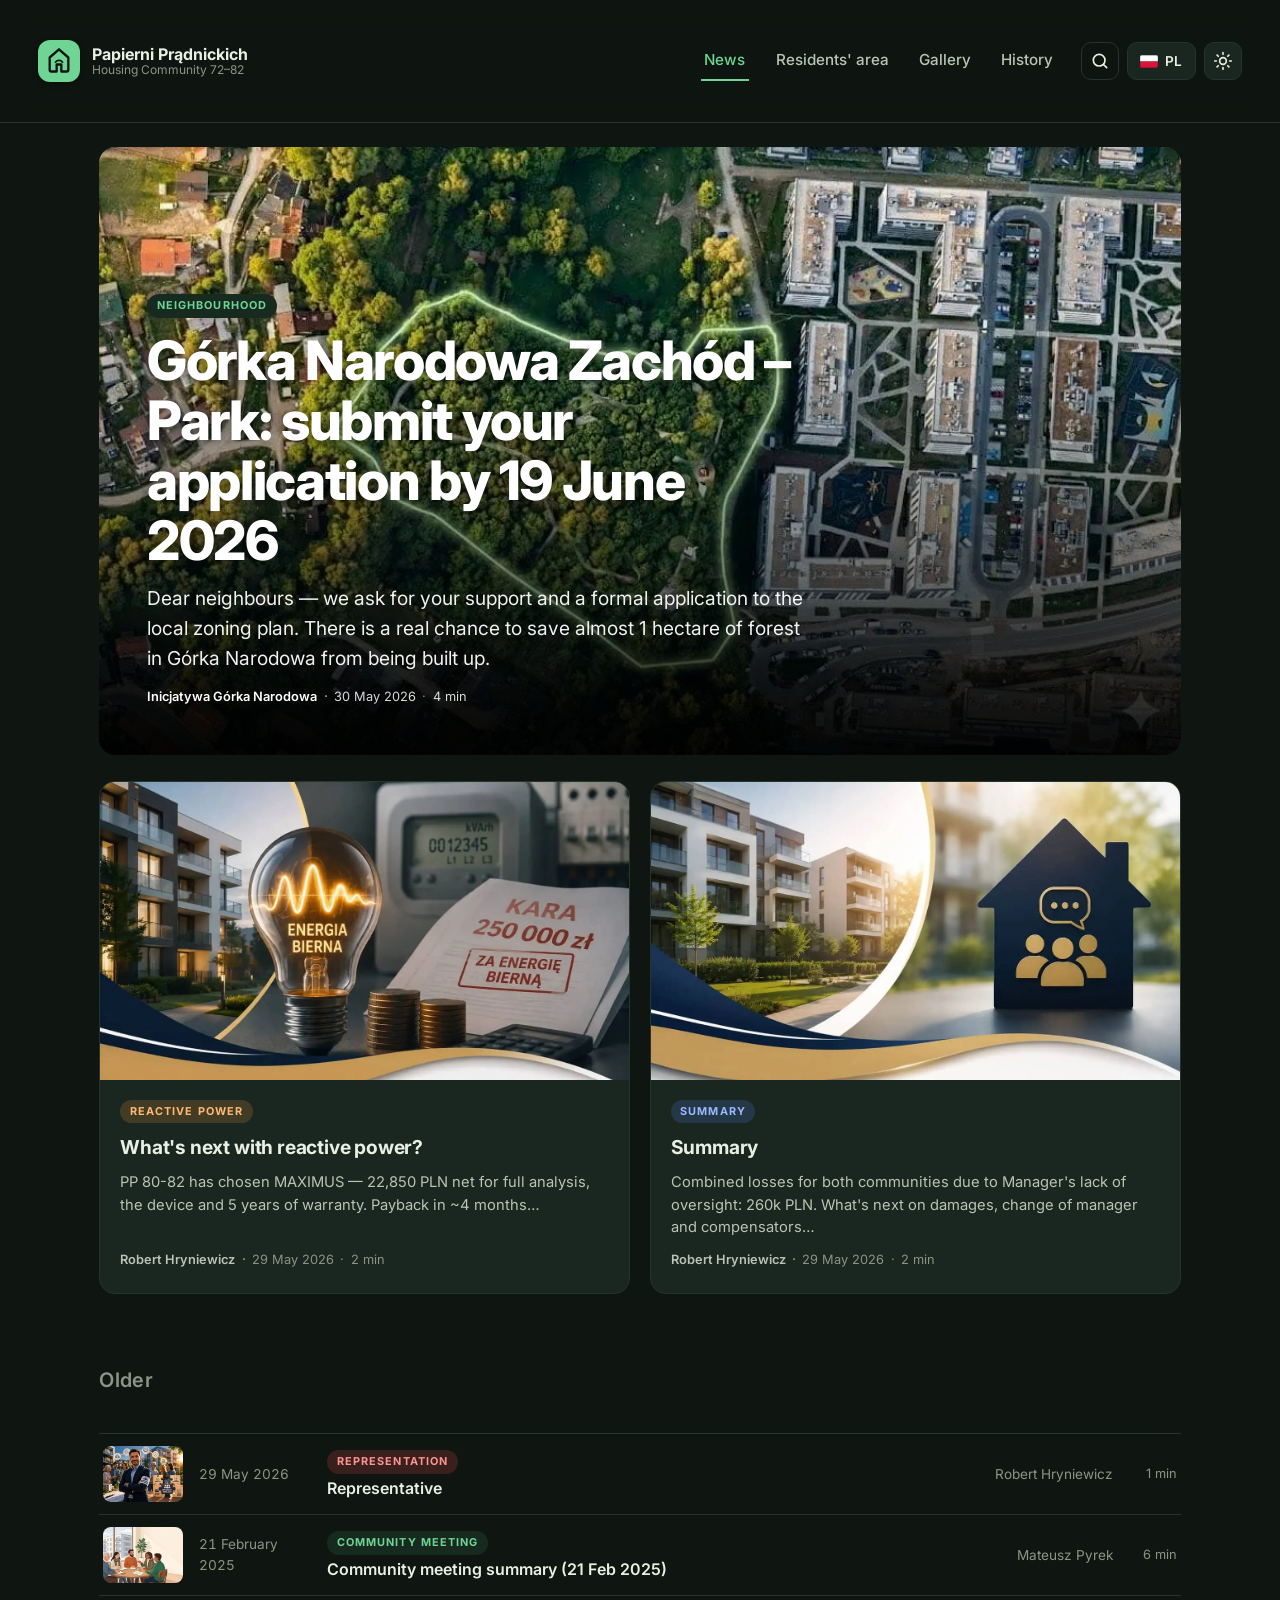
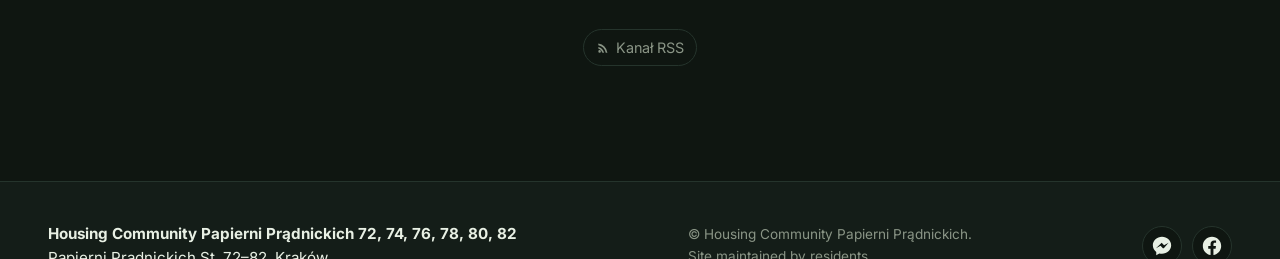
<file: news-index.html>
<!DOCTYPE html>
<html lang="pl">
<head>
  <meta charset="UTF-8" />
  <meta name="viewport" content="width=device-width, initial-scale=1.0" />
  <meta name="description" content="Aktualności i ogłoszenia Wspólnoty Papierni Prądnickich 72–82 — informacje od zarządu i administratora." />
  <meta name="theme-color" content="#4caf6e" />
  <title>Aktualności — Wspólnota Papierni Prądnickich 72–82</title>
  <link rel="icon" href="assets/favicon.svg" type="image/svg+xml" />
  <link rel="manifest" href="manifest.webmanifest" />
  <link rel="alternate" type="application/rss+xml" title="Aktualności Wspólnoty PP 72–82" href="news/feed.xml" />
  <link rel="canonical" href="https://wspolnota.hrynie.com/papierni-pradnickich-72-82/news-index.html" />
  <meta property="og:type" content="website" />
  <meta property="og:locale" content="pl_PL" />
  <meta property="og:site_name" content="Wspólnota Papierni Prądnickich 72–82" />
  <meta property="og:title" content="Aktualności — Wspólnota Papierni Prądnickich 72–82" />
  <meta property="og:description" content="Ogłoszenia i informacje od zarządu wspólnoty." />
  <meta property="og:url" content="https://wspolnota.hrynie.com/papierni-pradnickich-72-82/news-index.html" />
  <meta property="og:image" content="https://wspolnota.hrynie.com/papierni-pradnickich-72-82/assets/img/og-default.webp" />
  <meta property="og:image:width" content="1200" />
  <meta property="og:image:height" content="630" />
  <meta property="og:image:alt" content="Dziedziniec osiedla Papierni Prądnickich 72–82 w Krakowie" />
  <meta name="twitter:card" content="summary_large_image" />
  <meta name="twitter:title" content="Aktualności — Wspólnota Papierni Prądnickich 72–82" />
  <meta name="twitter:description" content="Ogłoszenia i informacje od zarządu wspólnoty." />
  <meta name="twitter:image" content="https://wspolnota.hrynie.com/papierni-pradnickich-72-82/assets/img/og-default.webp" />
  <link rel="preconnect" href="https://fonts.googleapis.com" />
  <link rel="preconnect" href="https://fonts.gstatic.com" crossorigin />
  <link rel="stylesheet" href="https://fonts.googleapis.com/css2?family=Inter:wght@400;500;600;700;800&display=swap" media="print" onload="this.media='all'" /><noscript><link rel="stylesheet" href="https://fonts.googleapis.com/css2?family=Inter:wght@400;500;600;700;800&display=swap" /></noscript>
  <script>
    (function(){
      var t = localStorage.getItem('wp-theme') || 'dark';
      document.documentElement.setAttribute('data-theme', t);
      var l = localStorage.getItem('wp-lang') || (navigator.language && navigator.language.startsWith('en') ? 'en' : 'pl');
      document.documentElement.setAttribute('lang', l);
    })();
  </script>
  <link rel="stylesheet" href="site/css/styles.css" />
</head>
<body>

<header class="site-header">
  <a class="brand" href="./">
    <span class="brand-mark" aria-hidden="true">
      <svg viewBox="0 0 24 24" width="28" height="28" fill="none" stroke="currentColor" stroke-width="2" stroke-linecap="round" stroke-linejoin="round">
        <path d="M12 2 L4 9 v11 a1 1 0 0 0 1 1 h5 v-6 h4 v6 h5 a1 1 0 0 0 1 -1 V9 z"/>
        <path d="M9 13 c1.5 -2 4.5 -2 6 0" stroke-width="1.5"/>
      </svg>
    </span>
    <span class="brand-text">
      <span class="brand-title" data-i18n="brand.title">Papierni Prądnickich</span>
      <span class="brand-sub" data-i18n="brand.sub">Wspólnota Mieszkaniowa 72–82</span>
    </span>
  </a>

  <nav class="site-nav" aria-label="Main">
    <a href="news-index.html" class="active" data-i18n="nav.news">Aktualności</a>
    <a href="handbook.html" data-i18n="nav.community">Strefa mieszkańca</a>
    <a href="gallery.html" data-i18n="nav.gallery">Galeria</a>
    <a href="history.html" data-i18n="nav.history">Historia</a>
  </nav>

  <div class="header-tools">
    <button class="lang-toggle" id="langToggle" aria-label="Switch language" title="Język / Language">
      <span class="lang-flag" aria-hidden="true"></span><span class="lang-code">PL</span>
    </button>
    <button class="theme-toggle" id="themeToggle" aria-label="Toggle theme" title="Theme">
      <svg class="icon-sun" viewBox="0 0 24 24" width="20" height="20" fill="none" stroke="currentColor" stroke-width="2" stroke-linecap="round" stroke-linejoin="round"><circle cx="12" cy="12" r="4"/><path d="M12 2v2M12 20v2M4.93 4.93l1.41 1.41M17.66 17.66l1.41 1.41M2 12h2M20 12h2M4.93 19.07l1.41-1.41M17.66 6.34l1.41-1.41"/></svg>
      <svg class="icon-moon" viewBox="0 0 24 24" width="20" height="20" fill="none" stroke="currentColor" stroke-width="2" stroke-linecap="round" stroke-linejoin="round"><path d="M21 12.79A9 9 0 1 1 11.21 3 7 7 0 0 0 21 12.79z"/></svg>
    </button>
  </div>
</header>

<main class="news-page">
  <noscript>
    <section class="section">
      <div class="noscript-warning">
        <h2>JavaScript jest wymagany / JavaScript required</h2>
	<p>Aktualności są ładowane dynamicznie. Włącz JavaScript w przeglądarce, aby je zobaczyć, lub przejdź bezpośrednio do plików w lokalnym katalogu <code>news/items/</code>.</p>
      </div>
    </section>
  </noscript>
  <section class="section">
    <div class="news-grid" id="newsGrid" data-featured>
      <div class="sk-card" aria-hidden="true">
        <span class="skeleton sk-img"></span>
        <div class="sk-card-body">
          <span class="skeleton sk-tag"></span>
          <span class="skeleton sk-title"></span>
          <span class="skeleton sk-line"></span>
          <span class="skeleton sk-line short"></span>
          <span class="skeleton sk-meta"></span>
        </div>
      </div>
      <div class="sk-card" aria-hidden="true">
        <span class="skeleton sk-img"></span>
        <div class="sk-card-body">
          <span class="skeleton sk-tag"></span>
          <span class="skeleton sk-title"></span>
          <span class="skeleton sk-line"></span>
          <span class="skeleton sk-line short"></span>
          <span class="skeleton sk-meta"></span>
        </div>
      </div>
      <div class="sk-card" aria-hidden="true">
        <span class="skeleton sk-img"></span>
        <div class="sk-card-body">
          <span class="skeleton sk-tag"></span>
          <span class="skeleton sk-title"></span>
          <span class="skeleton sk-line"></span>
          <span class="skeleton sk-line short"></span>
          <span class="skeleton sk-meta"></span>
        </div>
      </div>
      <div class="sk-card" aria-hidden="true">
        <span class="skeleton sk-img"></span>
        <div class="sk-card-body">
          <span class="skeleton sk-tag"></span>
          <span class="skeleton sk-title"></span>
          <span class="skeleton sk-line"></span>
          <span class="skeleton sk-line short"></span>
          <span class="skeleton sk-meta"></span>
        </div>
      </div>
    </div>
    <p class="news-rss-note">
      <a href="news/feed.xml" rel="alternate" type="application/rss+xml">
        <svg viewBox="0 0 24 24" width="14" height="14" fill="currentColor" aria-hidden="true"><path d="M6.18 15.64a2.18 2.18 0 1 1 0 4.36 2.18 2.18 0 0 1 0-4.36zM4 4.44A19.56 19.56 0 0 1 19.56 20h-2.83A16.74 16.74 0 0 0 4 7.27V4.44zm0 5.66a13.9 13.9 0 0 1 9.9 9.9h-2.83A11.08 11.08 0 0 0 4 12.93V10.1z"/></svg>
        <span>Kanał RSS</span>
      </a>
    </p>
  </section>
</main>

<footer class="site-footer">
  <div class="footer-inner">
    <p class="footer-brand">
      <strong data-i18n="footer.brand">Wspólnota Mieszkaniowa Papierni Prądnickich 72, 74, 76, 78, 80, 82</strong><br/>
      <span data-i18n="footer.address">ul. Papierni Prądnickich 72–82, Kraków</span>
    </p>
    <p class="footer-meta">
      <span data-i18n="footer.copyright">© Wspólnota Papierni Prądnickich.</span>
      <span data-i18n="footer.madeBy">Strona prowadzona przez mieszkańców.</span>
    </p>
    <div class="footer-social" aria-label="Social media">
      <a href="https://m.me/cm/AbZrDH7l0rk6cfpd/" target="_blank" rel="noopener noreferrer" aria-label="Messenger">
        <svg viewBox="0 0 24 24" fill="currentColor" aria-hidden="true"><path d="M12 2C6.477 2 2 6.145 2 11.262c0 2.913 1.45 5.515 3.717 7.219V22l3.395-1.86c.905.25 1.865.387 2.888.387 5.523 0 10-4.145 10-9.262C22 6.145 17.523 2 12 2zm.969 12.494l-2.55-2.717-4.973 2.717L11.66 8.59l2.611 2.717L19.18 8.59l-5.211 5.904z"/></svg>
      </a>
      <a href="https://www.facebook.com/groups/1196915474693882" target="_blank" rel="noopener noreferrer" aria-label="Facebook">
        <svg viewBox="0 0 24 24" fill="currentColor" aria-hidden="true"><path d="M22 12c0-5.523-4.477-10-10-10S2 6.477 2 12c0 4.991 3.657 9.128 8.438 9.879V14.89h-2.54V12h2.54V9.797c0-2.506 1.492-3.89 3.777-3.89 1.094 0 2.238.195 2.238.195v2.46h-1.26c-1.243 0-1.63.771-1.63 1.562V12h2.773l-.443 2.89h-2.33v6.99C18.343 21.129 22 16.991 22 12z"/></svg>
      </a>
    </div>
  </div>
</footer>

<script src="site/js/i18n.js" defer></script>
<script src="site/js/reveal.js" defer></script>
<script src="site/js/search.js" defer></script>
<script src="site/js/theme.js" defer></script>
<script src="site/js/pwa.js" defer></script>
<script src="site/js/news.js" defer></script>
</body>
</html>
</file>
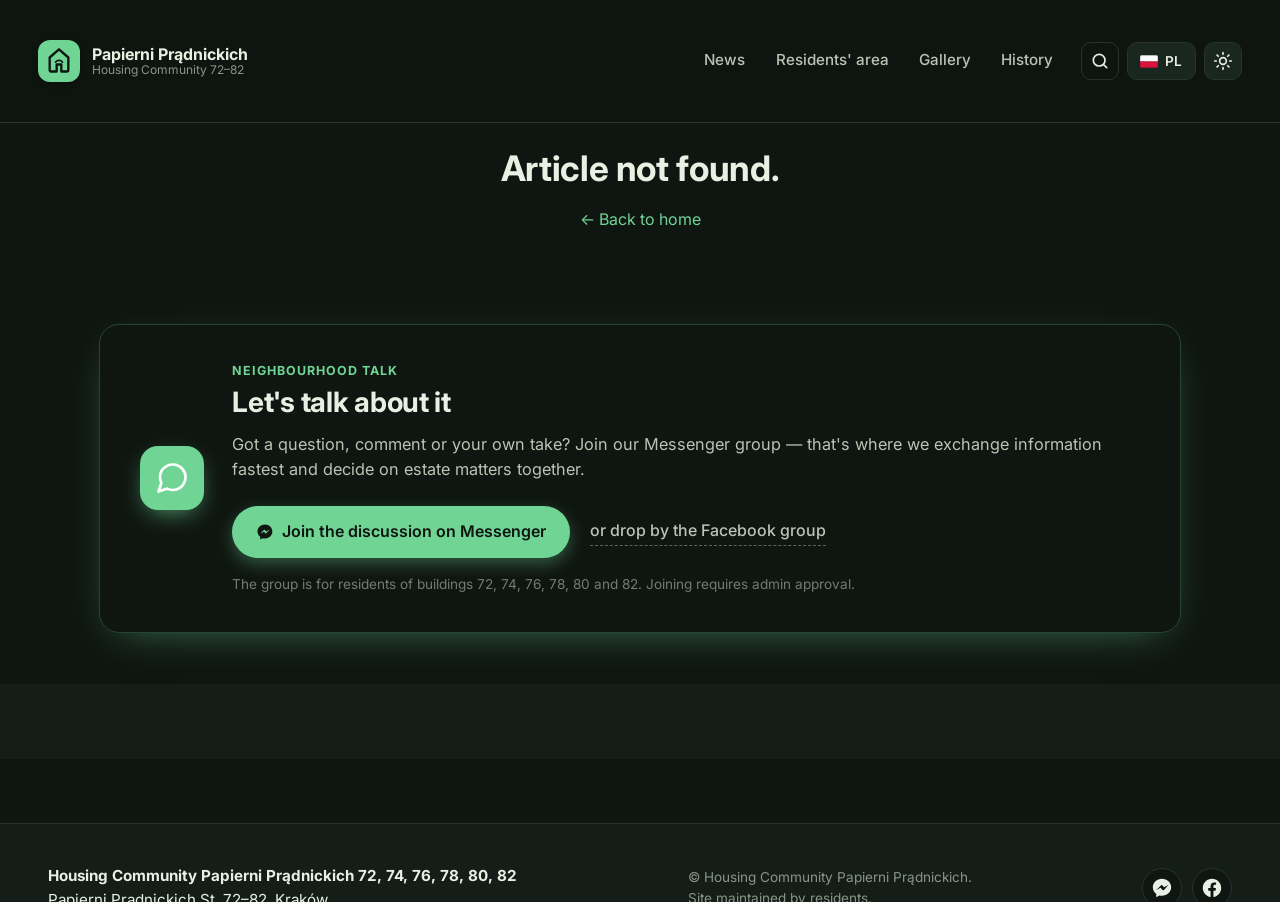
<file: news.html>
<!DOCTYPE html>
<html lang="pl">
<head>
  <meta charset="UTF-8" />
  <meta name="viewport" content="width=device-width, initial-scale=1.0" />
  <meta name="description" content="Aktualności i ogłoszenia Wspólnoty Papierni Prądnickich 72–82 w Krakowie — informacje od zarządu i sąsiedzkie sprawy osiedla." />
  <meta name="theme-color" content="#4caf6e" />
  <title>Aktualność — Wspólnota Papierni Prądnickich 72–82</title>
  <link rel="icon" href="assets/favicon.svg" type="image/svg+xml" />
  <link rel="manifest" href="manifest.webmanifest" />
  <link rel="alternate" type="application/rss+xml" title="Aktualności Wspólnoty PP 72–82" href="news/feed.xml" />
  <link rel="canonical" href="https://wspolnota.hrynie.com/papierni-pradnickich-72-82/news.html" />
  <meta property="og:type" content="article" />
  <meta property="og:locale" content="pl_PL" />
  <meta property="og:site_name" content="Wspólnota Papierni Prądnickich 72–82" />
  <meta property="og:title" content="Aktualności Wspólnoty Papierni Prądnickich 72–82" />
  <meta property="og:description" content="Ogłoszenia zarządu, podsumowania zebrań, sprawy osiedla — wszystko w jednym miejscu." />
  <meta property="og:url" content="https://wspolnota.hrynie.com/news.html" />
  <meta property="og:image" content="https://wspolnota.hrynie.com/papierni-pradnickich-72-82/assets/img/og-default.webp" />
  <meta property="og:image:width" content="1200" />
  <meta property="og:image:height" content="630" />
  <meta property="og:image:alt" content="Dziedziniec osiedla Papierni Prądnickich 72–82 w Krakowie" />
  <meta name="twitter:card" content="summary_large_image" />
  <meta name="twitter:title" content="Aktualności Wspólnoty Papierni Prądnickich 72–82" />
  <meta name="twitter:description" content="Ogłoszenia zarządu, podsumowania zebrań, sprawy osiedla." />
  <meta name="twitter:image" content="https://wspolnota.hrynie.com/papierni-pradnickich-72-82/assets/img/og-default.webp" />
  <link rel="preconnect" href="https://fonts.googleapis.com" />
  <link rel="preconnect" href="https://fonts.gstatic.com" crossorigin />
  <link rel="stylesheet" href="https://fonts.googleapis.com/css2?family=Inter:wght@400;500;600;700;800&display=swap" media="print" onload="this.media='all'" /><noscript><link rel="stylesheet" href="https://fonts.googleapis.com/css2?family=Inter:wght@400;500;600;700;800&display=swap" /></noscript>
  <script>
    (function(){
      var t = localStorage.getItem('wp-theme') || 'dark';
      document.documentElement.setAttribute('data-theme', t);
      var l = localStorage.getItem('wp-lang') || (navigator.language && navigator.language.startsWith('en') ? 'en' : 'pl');
      document.documentElement.setAttribute('lang', l);
    })();
  </script>
  <link rel="stylesheet" href="site/css/styles.css" />
</head>
<body>

<header class="site-header">
  <a class="brand" href="./">
    <span class="brand-mark" aria-hidden="true">
      <svg viewBox="0 0 24 24" width="28" height="28" fill="none" stroke="currentColor" stroke-width="2" stroke-linecap="round" stroke-linejoin="round">
        <path d="M12 2 L4 9 v11 a1 1 0 0 0 1 1 h5 v-6 h4 v6 h5 a1 1 0 0 0 1 -1 V9 z"/>
        <path d="M9 13 c1.5 -2 4.5 -2 6 0" stroke-width="1.5"/>
      </svg>
    </span>
    <span class="brand-text">
      <span class="brand-title" data-i18n="brand.title">Papierni Prądnickich</span>
      <span class="brand-sub" data-i18n="brand.sub">Wspólnota Mieszkaniowa 72–82</span>
    </span>
  </a>

  <nav class="site-nav" aria-label="Main">
    <a href="news-index.html" data-i18n="nav.news">Aktualności</a>
    <a href="handbook.html" data-i18n="nav.community">Strefa mieszkańca</a>
    <a href="gallery.html" data-i18n="nav.gallery">Galeria</a>
    <a href="history.html" data-i18n="nav.history">Historia</a>
  </nav>

  <div class="header-tools">
    <button class="lang-toggle" id="langToggle" aria-label="Switch language" title="Język / Language">
      <span class="lang-flag" aria-hidden="true"></span><span class="lang-code">PL</span>
    </button>
    <button class="theme-toggle" id="themeToggle" aria-label="Toggle theme" title="Theme">
      <svg class="icon-sun" viewBox="0 0 24 24" width="20" height="20" fill="none" stroke="currentColor" stroke-width="2" stroke-linecap="round" stroke-linejoin="round"><circle cx="12" cy="12" r="4"/><path d="M12 2v2M12 20v2M4.93 4.93l1.41 1.41M17.66 17.66l1.41 1.41M2 12h2M20 12h2M4.93 19.07l1.41-1.41M17.66 6.34l1.41-1.41"/></svg>
      <svg class="icon-moon" viewBox="0 0 24 24" width="20" height="20" fill="none" stroke="currentColor" stroke-width="2" stroke-linecap="round" stroke-linejoin="round"><path d="M21 12.79A9 9 0 1 1 11.21 3 7 7 0 0 0 21 12.79z"/></svg>
    </button>
  </div>
</header>

<main class="news-page">
  <section class="section">
    <div id="newsDetail">
      <div class="sk-detail" aria-hidden="true">
        <span class="skeleton sk-tag"></span>
        <span class="skeleton sk-title"></span>
        <span class="skeleton sk-meta"></span>
        <span class="skeleton sk-hero"></span>
        <span class="skeleton sk-line"></span>
        <span class="skeleton sk-line"></span>
        <span class="skeleton sk-line short"></span>
        <span class="skeleton sk-line"></span>
        <span class="skeleton sk-line short"></span>
      </div>
    </div>
  </section>

  <section class="section news-discuss-section">
    <div class="news-discuss">
      <div class="news-discuss-icon" aria-hidden="true">
        <svg viewBox="0 0 24 24" width="36" height="36" fill="none" stroke="currentColor" stroke-width="1.8" stroke-linecap="round" stroke-linejoin="round">
          <path d="M21 11.5a8.38 8.38 0 0 1-.9 3.8 8.5 8.5 0 0 1-7.6 4.7 8.38 8.38 0 0 1-3.8-.9L3 21l1.9-5.7a8.38 8.38 0 0 1-.9-3.8 8.5 8.5 0 0 1 4.7-7.6 8.38 8.38 0 0 1 3.8-.9h.5a8.48 8.48 0 0 1 8 8v.5z"/>
        </svg>
      </div>
      <div class="news-discuss-body">
        <p class="news-discuss-eyebrow" data-i18n="discuss.eyebrow">Rozmowa sąsiedzka</p>
        <h2 class="news-discuss-title" data-i18n="discuss.title">Porozmawiajmy o tym</h2>
        <p class="news-discuss-lead" data-i18n="discuss.lead">Masz pytanie, komentarz albo własne zdanie? Dołącz do naszej grupy na Messengerze — to tam najszybciej wymieniamy się informacjami i decydujemy o sprawach osiedla.</p>
        <div class="news-discuss-actions">
          <a class="btn btn-primary news-discuss-cta" href="https://m.me/cm/AbZrDH7l0rk6cfpd/" target="_blank" rel="noopener noreferrer">
            <svg viewBox="0 0 24 24" width="18" height="18" fill="currentColor" aria-hidden="true"><path d="M12 2C6.48 2 2 6.14 2 11.25c0 2.88 1.42 5.45 3.64 7.14V22l3.33-1.83c.89.25 1.83.38 2.81.38 5.52 0 10-4.14 10-9.25S17.52 2 12 2zm1.04 12.46l-2.55-2.72-4.97 2.72 5.47-5.81 2.61 2.72 4.91-2.72-5.47 5.81z"/></svg>
            <span data-i18n="discuss.ctaMessenger">Dołącz do dyskusji na Messengerze</span>
          </a>
          <a class="news-discuss-alt" href="https://www.facebook.com/groups/1196915474693882" target="_blank" rel="noopener noreferrer">
            <span data-i18n="discuss.ctaFacebook">albo wpadnij do grupy na Facebooku</span>
          </a>
        </div>
        <p class="news-discuss-note" data-i18n="discuss.note">Grupa jest dla mieszkańców budynków 72, 74, 76, 78, 80 i 82. Wejście wymaga akceptacji administratora.</p>
      </div>
    </div>
  </section>

  <section class="section section-alt" id="newsRelated"></section>
</main>

<footer class="site-footer">
  <div class="footer-inner">
    <p class="footer-brand">
      <strong data-i18n="footer.brand">Wspólnota Mieszkaniowa Papierni Prądnickich 72, 74, 76, 78, 80, 82</strong><br/>
      <span data-i18n="footer.address">ul. Papierni Prądnickich 72–82, Kraków</span>
    </p>
    <p class="footer-meta">
      <span data-i18n="footer.copyright">© Wspólnota Papierni Prądnickich.</span>
      <span data-i18n="footer.madeBy">Strona prowadzona przez mieszkańców.</span>
    </p>
    <div class="footer-social" aria-label="Social media">
      <a href="https://m.me/cm/AbZrDH7l0rk6cfpd/" target="_blank" rel="noopener noreferrer" aria-label="Messenger">
        <svg viewBox="0 0 24 24" fill="currentColor" aria-hidden="true"><path d="M12 2C6.477 2 2 6.145 2 11.262c0 2.913 1.45 5.515 3.717 7.219V22l3.395-1.86c.905.25 1.865.387 2.888.387 5.523 0 10-4.145 10-9.262C22 6.145 17.523 2 12 2zm.969 12.494l-2.55-2.717-4.973 2.717L11.66 8.59l2.611 2.717L19.18 8.59l-5.211 5.904z"/></svg>
      </a>
      <a href="https://www.facebook.com/groups/1196915474693882" target="_blank" rel="noopener noreferrer" aria-label="Facebook">
        <svg viewBox="0 0 24 24" fill="currentColor" aria-hidden="true"><path d="M22 12c0-5.523-4.477-10-10-10S2 6.477 2 12c0 4.991 3.657 9.128 8.438 9.879V14.89h-2.54V12h2.54V9.797c0-2.506 1.492-3.89 3.777-3.89 1.094 0 2.238.195 2.238.195v2.46h-1.26c-1.243 0-1.63.771-1.63 1.562V12h2.773l-.443 2.89h-2.33v6.99C18.343 21.129 22 16.991 22 12z"/></svg>
      </a>
    </div>
  </div>
</footer>

<script src="site/js/i18n.js" defer></script>
<script src="site/js/reveal.js" defer></script>
<script src="site/js/search.js" defer></script>
<script src="site/js/theme.js" defer></script>
<script src="site/js/pwa.js" defer></script>
<script src="site/js/news.js" defer></script>
</body>
</html>
</file>
<file: site/css/styles.css>
/* ==========================================================================
   Wspólnota Papierni Prądnickich — base stylesheet
   Theme: green-accented, light & dark
   ========================================================================== */

:root {
  /* Light (default) — fresh, natural greens */
  --bg:          #f6faf2;
  --bg-elev:    #ffffff;
  --bg-alt:     #eef5e7;
  --text:       #1a2e1a;
  --text-soft:  #4a5b4a;
  --text-muted: #6b7a6b;
  --border:     #dde8d3;
  --border-strong: #c5d6b7;

  --accent:      #4caf6e;
  --accent-hover:#3d9659;
  --accent-soft: #c8ebd5;
  --accent-faint:#e8f5ec;

  --danger:      #c84a3a;
  --warning:     #c48a1d;

  --shadow-sm:  0 2px 6px rgba(40, 80, 50, 0.06);
  --shadow-md:  0 8px 24px rgba(40, 80, 50, 0.10);
  --shadow-lg:  0 20px 60px rgba(30, 60, 40, 0.15);

  --radius-sm: 10px;
  --radius:    16px;
  --radius-lg: 24px;

  --font: 'Inter', system-ui, -apple-system, Segoe UI, Roboto, sans-serif;

  --header-h: 72px;
  --container: 1200px;
}

[data-theme="dark"] {
  --bg:         #0f1611;
  --bg-elev:    #1a2620;
  --bg-alt:     #141d18;
  --text:       #e8f0e4;
  --text-soft:  #b8c5b4;
  --text-muted: #8a9586;
  --border:     #25342c;
  --border-strong: #34473b;

  --accent:      #6fd494;
  --accent-hover:#8ee0a8;
  --accent-soft: #1f3a2a;
  --accent-faint:#172a20;

  --shadow-sm: 0 2px 6px rgba(0, 0, 0, 0.3);
  --shadow-md: 0 8px 24px rgba(0, 0, 0, 0.4);
  --shadow-lg: 0 20px 60px rgba(0, 0, 0, 0.5);
}

/* ----- Reset / base ----- */
*, *::before, *::after { box-sizing: border-box; }
html { scroll-behavior: smooth; }
body {
  margin: 0;
  font-family: var(--font);
  font-size: 16px;
  line-height: 1.6;
  color: var(--text);
  background: var(--bg);
  -webkit-font-smoothing: antialiased;
  transition: background-color .3s ease, color .3s ease;
  overflow-x: clip;
}
img { max-width: 100%; display: block; }
a { color: var(--accent); text-decoration: none; transition: color .2s; }
a:hover { color: var(--accent-hover); }
button { font-family: inherit; cursor: pointer; }
h1, h2, h3, h4 { line-height: 1.2; margin: 0 0 .5em; font-weight: 700; letter-spacing: -.01em; }
h1 { font-size: clamp(2rem, 4.5vw, 3.4rem); font-weight: 800; }
h2 { font-size: clamp(1.6rem, 3vw, 2.2rem); }
h3 { font-size: 1.2rem; }
p  { margin: 0 0 1em; color: var(--text-soft); }

/* ----- Header ----- */
.site-header {
  position: sticky;
  top: 0;
  z-index: 50;
  display: flex;
  align-items: center;
  gap: 1.5rem;
  padding: .85rem clamp(1rem, 3vw, 2.5rem);
  height: var(--header-h);
  background: color-mix(in srgb, var(--bg) 88%, transparent);
  backdrop-filter: saturate(140%) blur(12px);
  -webkit-backdrop-filter: saturate(140%) blur(12px);
  border-bottom: 1px solid var(--border);
}
.brand {
  display: flex;
  align-items: center;
  gap: .75rem;
  color: var(--text);
  flex-shrink: 0;
}
.brand:hover { color: var(--text); }
.brand-mark {
  display: grid;
  place-items: center;
  width: 42px; height: 42px;
  border-radius: 12px;
  background: var(--accent);
  color: #fff;
  box-shadow: var(--shadow-sm);
}
[data-theme="dark"] .brand-mark { color: #0f1611; }
.brand-text { display: flex; flex-direction: column; line-height: 1.15; }
.brand-title { font-weight: 700; font-size: 1rem; }
.brand-sub   { font-size: .75rem; color: var(--text-muted); }

.site-nav {
  display: flex;
  align-items: center;
  gap: 1.5rem;
  margin-left: auto;
}
.site-nav a {
  color: var(--text-soft);
  font-weight: 500;
  font-size: .95rem;
  padding: .4rem .2rem;
  border-bottom: 2px solid transparent;
}
.site-nav a:hover { color: var(--text); }
.site-nav a.active { color: var(--accent); border-bottom-color: var(--accent); }

.header-tools { display: flex; align-items: center; gap: .5rem; }

.theme-toggle, .lang-toggle {
  display: inline-flex;
  align-items: center;
  gap: .4rem;
  height: 38px;
  padding: 0 .8rem;
  border-radius: 10px;
  border: 1px solid var(--border);
  background: var(--bg-elev);
  color: var(--text);
  transition: all .2s;
}
.theme-toggle:hover, .lang-toggle:hover {
  border-color: var(--accent);
  color: var(--accent);
  transform: translateY(-1px);
}
.theme-toggle { width: 38px; padding: 0; justify-content: center; }
.icon-sun, .icon-moon { display: none; }
[data-theme="light"] .icon-moon { display: block; }
[data-theme="dark"]  .icon-sun  { display: block; }

.lang-toggle .lang-code { font-weight: 600; font-size: .85rem; }
.lang-toggle .lang-flag {
  display: inline-flex;
  align-items: center;
  justify-content: center;
  line-height: 0;
  border-radius: 2px;
  overflow: hidden;
}
.lang-toggle .lang-flag svg { display: block; }

/* ----- Hero ----- */
.hero {
  position: relative;
  min-height: calc(100vh - var(--header-h));
  min-height: calc(100svh - var(--header-h));
  min-height: calc(100dvh - var(--header-h));
  /* JS-set --vh tracks visualViewport precisely (Safari/iOS, embedded webviews). */
  min-height: calc(var(--vh, 100dvh) - var(--header-h));
  display: flex;
  align-items: center;
  justify-content: center;
  padding: 4rem clamp(1rem, 4vw, 3rem);
  overflow: hidden;
}

/* Light-mode decorative layer — subtle pulsing radial accent.
   Together with low video opacity it gives visual texture without fighting the text. */
[data-theme="light"] .hero::before {
  content: '';
  position: absolute;
  inset: 0;
  z-index: 1;
  pointer-events: none;
  background:
    radial-gradient(ellipse 70% 55% at 50% 42%, color-mix(in srgb, var(--accent) 14%, transparent) 0%, transparent 60%),
    radial-gradient(ellipse 55% 45% at 18% 72%, color-mix(in srgb, var(--accent) 10%, transparent) 0%, transparent 58%);
  animation: heroPulseLight 9s ease-in-out infinite alternate;
}
@keyframes heroPulseLight {
  0%   { opacity: .7; }
  100% { opacity: 1; }
}
.hero-video-wrap {
  position: absolute;
  inset: 0;
  z-index: 0;
}
.hero-video-wrap .hero-video {
  position: absolute;
  inset: 0;
  width: 100%;
  height: 100%;
  object-fit: cover;
  opacity: .55;
  transition: opacity .4s, filter .4s;
}
[data-theme="light"] .hero-video-wrap .hero-video { opacity: .70; }
/* Show only the matching video per theme */
[data-theme="dark"]  #heroVideoLight { display: none; }
[data-theme="light"] #heroVideoDark  { display: none; }
[data-theme="dark"]  #heroVideoDark {
  opacity: .75;
}
/* Light mode (cinematic): dim the bright video so white text on top reads like a film title card. */
[data-theme="light"] #heroVideoLight {
  opacity: .9;
  filter: brightness(.55) saturate(.85) contrast(1.05);
}

.hero-fallback {
  position: absolute;
  inset: 0;
  background: var(--bg);
  z-index: -1;
}
[data-theme="dark"] .hero-fallback {
  background:
    radial-gradient(ellipse at top left, color-mix(in srgb, var(--accent) 15%, transparent) 0%, transparent 60%),
    radial-gradient(ellipse at bottom right, color-mix(in srgb, var(--accent) 20%, transparent) 0%, transparent 60%),
    linear-gradient(135deg, var(--bg) 0%, var(--bg-alt) 100%);
}

/* Soft theme-tinted wash over the video — calms the busy frame */
.hero-tint {
  position: absolute;
  inset: 0;
  pointer-events: none;
  background: linear-gradient(
    180deg,
    color-mix(in srgb, var(--accent) 14%, transparent) 0%,
    color-mix(in srgb, var(--accent) 6%, transparent) 60%,
    transparent 100%
  );
}
[data-theme="light"] .hero-tint {
  display: none;
}

.hero-fallback {
  position: absolute;
  inset: 0;
  background:
    radial-gradient(ellipse at top left, var(--accent-soft) 0%, transparent 60%),
    radial-gradient(ellipse at bottom right, color-mix(in srgb, var(--accent) 30%, transparent) 0%, transparent 60%),
    linear-gradient(135deg, var(--bg) 0%, var(--bg-alt) 100%);
  z-index: -1;
}
.hero-overlay {
  position: absolute;
  inset: 0;
  background:
    linear-gradient(180deg, transparent 30%, var(--bg) 100%),
    linear-gradient(180deg, color-mix(in srgb, var(--bg) 30%, transparent) 0%, transparent 50%);
}
[data-theme="light"] .hero-overlay {
  /* Cinematic dark gradient — deeper at the bottom to ground the hero and ease the transition into the next section. */
  background:
    linear-gradient(180deg,
      rgba(0,0,0,.55) 0%,
      rgba(0,0,0,.35) 35%,
      rgba(0,0,0,.60) 75%,
      rgba(0,0,0,.92) 100%);
}

.hero-content {
  position: relative;
  z-index: 2;
  text-align: center;
  max-width: 900px;
}
/* Light mode: per-line highlight replaced by cinematic white-on-dim treatment below. */

/* Staggered fade-in for hero pieces */
.hero-eyebrow,
.hero-title,
.hero-lead {
  opacity: 0;
  transform: translate3d(0, 18px, 0);
  animation: heroRise 1.4s cubic-bezier(.16, 1, .3, 1) forwards;
  will-change: transform, opacity;
}
.hero-eyebrow { animation-delay: .4s; }
.hero-title   { animation-delay: .8s; }
.hero-lead    { animation-delay: 1.2s; }

@keyframes heroRise {
  to { opacity: 1; transform: translate3d(0, 0, 0); }
}

/* Scroll-down hint */
.scroll-hint {
  position: absolute;
  bottom: 2.2rem;
  left: 50%;
  z-index: 3;
  display: flex;
  flex-direction: column;
  align-items: center;
  gap: .4rem;
  color: var(--text-soft);
  font-size: .72rem;
  font-weight: 600;
  letter-spacing: .15em;
  text-transform: uppercase;
  text-decoration: none;
  opacity: 0;
  transform: translate3d(-50%, 18px, 0);
  animation:
    scrollHintIn 1.4s cubic-bezier(.16,1,.3,1) 1.8s forwards,
    scrollBounce 2.4s ease-in-out 3.4s infinite;
  transition: color .2s;
}
.scroll-hint:hover { color: var(--accent); }
.scroll-hint svg { stroke: var(--accent); }

/* Light mode: hero bottom is now dark from the cinematic overlay, so brighten the scroll hint. */
[data-theme="light"] .scroll-hint {
  color: rgba(255, 255, 255, .92);
  text-shadow: 0 1px 3px rgba(0, 0, 0, .6);
}
[data-theme="light"] .scroll-hint svg {
  stroke: #fff;
  filter: drop-shadow(0 1px 2px rgba(0, 0, 0, .55));
}
[data-theme="light"] .scroll-hint:hover { color: var(--accent); }
[data-theme="light"] .scroll-hint:hover svg { stroke: var(--accent); }

@keyframes scrollHintIn {
  to { opacity: 1; transform: translate3d(-50%, 0, 0); }
}
@keyframes scrollBounce {
  0%, 100% { transform: translate3d(-50%, 0, 0); }
  50%      { transform: translate3d(-50%, 8px, 0); }
}

.hero-eyebrow {
  display: inline-block;
  padding: .35rem .9rem;
  border-radius: 999px;
  background: var(--accent-faint);
  color: var(--accent-hover);
  font-size: .85rem;
  font-weight: 600;
  letter-spacing: .02em;
  margin-bottom: 1.5rem;
  border: 1px solid var(--accent-soft);
}
[data-theme="dark"] .hero-eyebrow { color: var(--accent); }

.hero-title {
  margin-bottom: 1rem;
  overflow-wrap: break-word;
  word-break: normal;
}
@media (max-width: 480px) {
  .hero-title { font-size: clamp(1.6rem, 7.5vw, 2rem); }
}
.hero-accent {
  color: var(--accent);
}
@keyframes heroShimmer {
  0%, 100% { background-position: 0% 50%; }
  50%      { background-position: 100% 50%; }
}

.hero-lead {
  font-size: clamp(1rem, 1.6vw, 1.2rem);
  color: var(--text-soft);
  max-width: 640px;
  margin: 0 auto 2rem;
}
[data-theme="light"] .hero-lead {
  color: #fff;
  font-weight: 500;
}
/* Cinematic light hero: mostly white text with green accent for the building names, all over the dimmed video. */
[data-theme="light"] .hero-content .hero-title,
[data-theme="light"] .hero-content .hero-lead {
  color: #fff;
  text-shadow:
    0 2px 6px rgba(0, 0, 0, .65),
    0 1px 2px rgba(0, 0, 0, .75);
}
[data-theme="light"] .hero-content .hero-lead {
  color: rgba(255, 255, 255, .92);
}
[data-theme="light"] .hero-accent {
  color: var(--accent);
  text-shadow:
    0 2px 8px rgba(0, 0, 0, .7),
    0 1px 2px rgba(0, 0, 0, .8),
    0 0 24px color-mix(in srgb, var(--accent) 35%, transparent);
}
[data-theme="light"] .hero-content .hero-eyebrow {
  color: #fff;
  background: color-mix(in srgb, var(--accent) 28%, rgba(0, 0, 0, .25));
  border-color: color-mix(in srgb, var(--accent) 55%, transparent);
  backdrop-filter: blur(4px);
  -webkit-backdrop-filter: blur(4px);
  text-shadow: 0 1px 2px rgba(0, 0, 0, .55);
}
.hero-cta {
  display: flex;
  gap: 1rem;
  justify-content: center;
  flex-wrap: wrap;
}

.btn {
  display: inline-flex;
  align-items: center;
  justify-content: center;
  padding: .85rem 1.6rem;
  border-radius: 12px;
  font-weight: 600;
  font-size: 1rem;
  transition: all .2s;
  border: 1px solid transparent;
  cursor: pointer;
}
.btn-primary {
  background: var(--accent);
  color: #fff;
  box-shadow: 0 6px 16px color-mix(in srgb, var(--accent) 35%, transparent);
}
[data-theme="dark"] .btn-primary { color: #0f1611; }
.btn-primary:hover {
  background: var(--accent-hover);
  color: #fff;
  transform: translateY(-2px);
  box-shadow: 0 10px 24px color-mix(in srgb, var(--accent) 50%, transparent);
}
[data-theme="dark"] .btn-primary:hover { color: #0f1611; }
.btn-ghost {
  background: var(--bg-elev);
  color: var(--text);
  border-color: var(--border-strong);
}
.btn-ghost:hover {
  border-color: var(--accent);
  color: var(--accent);
  transform: translateY(-2px);
}

.video-controls {
  position: absolute;
  bottom: 1.5rem;
  right: 1.5rem;
  z-index: 3;
  display: flex;
  gap: .5rem;
}
.video-btn {
  width: 42px;
  height: 42px;
  border-radius: 50%;
  border: 1px solid var(--border);
  background: color-mix(in srgb, var(--bg-elev) 85%, transparent);
  backdrop-filter: blur(8px);
  color: var(--text);
  display: grid;
  place-items: center;
  transition: all .2s;
}
.video-btn:hover { color: var(--accent); border-color: var(--accent); transform: translateY(-1px); }
.video-btn .icon-play,
.video-btn .icon-sound-off { display: none; }
.video-btn.paused .icon-play  { display: block; }
.video-btn.paused .icon-pause { display: none; }
.video-btn.muted .icon-sound-off { display: block; }
.video-btn.muted .icon-sound-on  { display: none; }

/* ----- Sections ----- */
.section {
  padding: clamp(3rem, 6vw, 5rem) clamp(1rem, 4vw, 3rem);
  max-width: var(--container);
  margin: 0 auto;
}
.section-alt {
  background: var(--bg-alt);
  max-width: none;
  margin: 0;
}
.section-alt > * { max-width: var(--container); margin-left: auto; margin-right: auto; }

.section-head {
  text-align: center;
  margin-bottom: 3rem;
}
.section-head h2 { margin-bottom: .5rem; }
.section-head p { color: var(--text-muted); max-width: 600px; margin: 0 auto; }

/* ============================================================
   NEWS — list + detail (Portal/Magazine style)
   ============================================================ */

/* ----- List (home + archive) ----- */
.news-grid,
.news-list {
  display: flex;
  flex-direction: column;
  gap: 2rem;
  max-width: 1100px;
  margin: 0 auto;
}

/* ===== HERO card (top news, image with overlay) ===== */
.news-hero-card {
  position: relative;
  display: block;
  overflow: hidden;
  border-radius: var(--radius);
  background: var(--bg-elev);
  color: inherit;
  text-decoration: none;
  aspect-ratio: 16 / 9;
  min-height: 520px;
  isolation: isolate;
  transition: transform .25s, box-shadow .25s, min-height .35s ease;
}
/* ============================================================
   NEWS-FIRST PAGE — dedicated /news-index.html
   Magazine layout: bold hero card + tidy grid of secondary cards.
   Width is capped so it stays elegant on wide screens.
   ============================================================ */
.news-page > .section {
  padding-top: 1.5rem;
  padding-bottom: clamp(2rem, 4vw, 4rem);
  max-width: min(92vw, 1360px);
}
.news-page .news-grid {
  max-width: 100%;
  gap: clamp(1.25rem, 2vw, 2rem);
}

/* Featured hero card — prominent but proportioned, never overwhelming */
.news-page .news-hero-card {
  min-height: clamp(420px, 52vh, 600px);
  aspect-ratio: 16 / 9;
}

/* Secondary cards — clean responsive grid (2 columns on wide, 1 on narrow) */
.news-page .news-secondary-grid {
  grid-template-columns: repeat(auto-fit, minmax(min(320px, 100%), 1fr));
  gap: clamp(1rem, 1.5vw, 1.5rem);
}

/* Slightly larger ultra-wide variant — still capped */
@media (min-width: 1600px) {
  .news-page > .section {
    max-width: 1480px;
  }
  .news-page .news-hero-card {
    min-height: 640px;
  }
}

/* Narrow screens — restore a sensible hero ratio */
@media (max-width: 720px) {
  .news-page .news-hero-card {
    min-height: 460px;
    aspect-ratio: 4 / 5;
  }
}
.news-hero-card:hover { transform: translateY(-3px); box-shadow: var(--shadow-lg, 0 18px 40px rgba(0,0,0,.18)); }
.news-hero-media {
  position: absolute;
  inset: 0;
  z-index: 0;
}
.news-hero-media img {
  width: 100%; height: 100%;
  object-fit: cover;
  display: block;
  transition: transform .6s ease;
}
.news-hero-card:hover .news-hero-media img { transform: scale(1.04); }
.news-hero-overlay {
  position: absolute;
  inset: 0;
  background: linear-gradient(180deg,
    rgba(0,0,0,0) 0%,
    rgba(0,0,0,.05) 35%,
    rgba(0,0,0,.55) 75%,
    rgba(0,0,0,.85) 100%);
  z-index: 1;
}
.news-hero-text {
  position: absolute;
  bottom: 0; left: 0; right: 0;
  z-index: 2;
  padding: clamp(1.5rem, 4vw, 3rem);
  display: flex;
  flex-direction: column;
  gap: .85rem;
  color: #fff;
  max-width: 760px;
}
.news-hero-tag {
  align-self: flex-start;
}
.news-hero-title {
  margin: 0;
  font-size: clamp(2rem, 4.5vw, 3.4rem);
  font-weight: 800;
  line-height: 1.1;
  letter-spacing: -.025em;
  color: #fff;
  text-shadow: 0 2px 12px rgba(0,0,0,.5);
}
.news-hero-lead {
  margin: 0;
  font-size: clamp(1rem, 1.5vw, 1.2rem);
  line-height: 1.55;
  color: rgba(255,255,255,.94);
  display: -webkit-box;
  -webkit-line-clamp: 3;
  -webkit-box-orient: vertical;
  overflow: hidden;
  max-width: 720px;
}
.news-hero-meta {
  color: rgba(255,255,255,.85) !important;
  font-size: .85rem;
}
.news-hero-meta .news-list-author { color: #fff !important; }
.news-hero-meta time::after,
.news-hero-meta .news-list-author::after { color: rgba(255,255,255,.6) !important; }
@media (max-width: 720px) {
  .news-hero-card { aspect-ratio: 4 / 5; min-height: 460px; }
  .news-hero-title { font-size: 1.5rem; }
  .news-hero-overlay {
    background: linear-gradient(180deg, rgba(0,0,0,.1) 0%, rgba(0,0,0,.55) 50%, rgba(0,0,0,.88) 100%);
  }
}

/* Very narrow phones — tighten hero so image gets more room */
@media (max-width: 480px) {
  .news-hero-card,
  .news-page .news-hero-card {
    aspect-ratio: 3 / 4;
    min-height: 380px;
  }
  .news-hero-text {
    padding: 1rem 1.1rem 1.1rem;
    gap: .55rem;
  }
  .news-hero-title {
    font-size: 1.2rem;
    line-height: 1.2;
    text-wrap: balance;
  }
  .news-hero-lead {
    font-size: .88rem;
    line-height: 1.45;
    -webkit-line-clamp: 2;
  }
  .news-hero-meta { font-size: .75rem; }
  .news-hero-tag { font-size: .6rem; padding: .15rem .5rem; }
}

/* ===== Secondary grid (cards under hero) ===== */
.news-secondary-grid {
  display: grid;
  grid-template-columns: repeat(auto-fit, minmax(min(320px, 100%), 1fr));
  gap: 1.5rem;
}

/* ===== Compact list (older items below secondary grid) ===== */
.news-compact-heading {
  margin: 3rem 0 1rem;
  font-size: 1.25rem;
  font-weight: 600;
  color: var(--text-muted);
  letter-spacing: .02em;
}
.news-compact-list {
  border-top: 1px solid var(--border);
}
.news-compact-row {
  display: grid;
  grid-template-columns: 5rem 7rem 1fr auto auto;
  align-items: center;
  gap: 1rem;
  padding: .75rem .25rem;
  border-bottom: 1px solid var(--border);
  color: inherit;
  text-decoration: none;
  transition: background-color .15s, color .15s;
}
.news-compact-row:hover {
  background: var(--bg-elev);
  color: var(--accent);
}
.news-compact-thumb {
  width: 5rem;
  height: 3.5rem;
  overflow: hidden;
  border-radius: calc(var(--radius) / 2);
  background: var(--bg-elev);
}
.news-compact-thumb img {
  width: 100%;
  height: 100%;
  object-fit: cover;
  display: block;
}
.news-compact-thumb--empty {
  background: linear-gradient(135deg, var(--bg-elev), var(--bg));
  border: 1px dashed var(--border);
}
/* Skeleton placeholders for lazily-loaded news rows. */
.news-compact-row--skeleton {
  pointer-events: none;
  cursor: default;
}
.skeleton-bar {
  display: inline-block;
  min-height: 0.9em;
  border-radius: 4px;
  color: transparent !important;
  background: linear-gradient(90deg,
    color-mix(in srgb, var(--text-muted) 12%, transparent) 0%,
    color-mix(in srgb, var(--text-muted) 24%, transparent) 50%,
    color-mix(in srgb, var(--text-muted) 12%, transparent) 100%);
  background-size: 200% 100%;
  animation: skeleton-shimmer 1.4s ease-in-out infinite;
}
.news-compact-row--skeleton .news-compact-title.skeleton-bar { width: 65%; }
.news-compact-row--skeleton .news-compact-tag.skeleton-bar { width: 4.5rem; }
.news-compact-row--skeleton .news-compact-author.skeleton-bar { width: 6rem; }
.news-compact-row--skeleton .news-compact-readmin.skeleton-bar { width: 2.8rem; }
@keyframes skeleton-shimmer {
  0%   { background-position: 200% 0; }
  100% { background-position: -200% 0; }
}
@media (prefers-reduced-motion: reduce) {
  .skeleton-bar { animation: none; }
}
.news-lazy-sentinel { height: 1px; }
.news-compact-date {
  font-size: .85rem;
  color: var(--text-muted);
  font-variant-numeric: tabular-nums;
}
.news-compact-text {
  display: flex;
  flex-direction: column;
  gap: .25rem;
  min-width: 0;
}
.news-compact-tag {
  align-self: start;
  font-size: .65rem;
}
.news-compact-title {
  font-weight: 600;
  font-size: 1rem;
  line-height: 1.35;
  color: inherit;
}
.news-compact-row:hover .news-compact-title {
  color: var(--accent);
}
.news-compact-author {
  font-size: .85rem;
  color: var(--text-muted);
  white-space: nowrap;
}
.news-compact-readmin {
  font-size: .8rem;
  color: var(--text-muted);
  white-space: nowrap;
  min-width: 3rem;
  text-align: right;
}
@media (max-width: 720px) {
  .news-compact-row {
    grid-template-columns: 4rem 1fr auto;
    grid-template-areas:
      "thumb date date"
      "thumb text text"
      "thumb author readmin";
    row-gap: .35rem;
    padding: .85rem .25rem;
  }
  .news-compact-thumb {
    grid-area: thumb;
    width: 4rem;
    height: 4rem;
    align-self: start;
  }
  .news-compact-date { grid-area: date; justify-self: end; }
  .news-compact-text { grid-area: text; }
  .news-compact-author { grid-area: author; }
  .news-compact-readmin { grid-area: readmin; }
}

.news-card {
  display: flex;
  flex-direction: column;
  background: var(--bg-elev);
  border: 1px solid var(--border);
  border-radius: var(--radius);
  overflow: hidden;
  color: inherit;
  text-decoration: none;
  transition: transform .2s, box-shadow .2s, border-color .2s;
}
.news-card:hover {
  transform: translateY(-4px);
  box-shadow: var(--shadow-md);
  border-color: var(--accent-soft);
}
.news-card-media {
  aspect-ratio: 16 / 9;
  background: var(--accent-faint);
  overflow: hidden;
}
.news-card-media img {
  width: 100%; height: 100%;
  object-fit: cover;
  display: block;
  transition: transform .4s ease;
}
.news-card:hover .news-card-media img { transform: scale(1.05); }
.news-card-text {
  display: flex;
  flex-direction: column;
  gap: .7rem;
  padding: 1.25rem 1.25rem 1.4rem;
  flex: 1;
}
.news-card-title {
  margin: 0;
  font-size: 1.2rem;
  font-weight: 700;
  line-height: 1.3;
  letter-spacing: -.01em;
  color: var(--text);
}
.news-card:hover .news-card-title { color: var(--accent-hover); }
[data-theme="dark"] .news-card:hover .news-card-title { color: var(--accent); }
.news-card-lead {
  margin: 0;
  font-size: .92rem;
  line-height: 1.55;
  color: var(--text-soft);
  display: -webkit-box;
  -webkit-line-clamp: 3;
  -webkit-box-orient: vertical;
  overflow: hidden;
}

/* Keep old .news-featured-* selectors as fallback (some pages may still use them) */
.news-featured-card {
  display: grid;
  grid-template-columns: minmax(0, 48%) 1fr;
  gap: 2rem;
  align-items: center;
  padding: 1.5rem;
  border: 1px solid var(--border);
  border-radius: var(--radius);
  background: var(--bg-elev);
  color: inherit;
  text-decoration: none;
  transition: transform .2s, box-shadow .2s, border-color .2s;
  margin-bottom: .25rem;
}
.news-featured-card:hover {
  transform: translateY(-4px);
  box-shadow: var(--shadow-md);
  border-color: var(--accent-soft);
}
.news-featured-thumb {
  width: 100%;
  aspect-ratio: 4 / 3;
  background: var(--accent-faint);
  overflow: hidden;
  border-radius: calc(var(--radius) - 4px);
}
.news-featured-thumb img {
  width: 100%; height: 100%;
  object-fit: cover;
  display: block;
}
.news-featured-text {
  display: flex;
  flex-direction: column;
  gap: .85rem;
  min-width: 0;
}
.news-featured-title {
  margin: 0;
  font-size: clamp(1.5rem, 2.4vw, 2rem);
  font-weight: 800;
  line-height: 1.2;
  letter-spacing: -.02em;
  color: var(--text);
}
.news-featured-lead {
  margin: 0;
  color: var(--text-soft);
  font-size: 1.05rem;
  line-height: 1.6;
  display: -webkit-box;
  -webkit-line-clamp: 4;
  -webkit-box-orient: vertical;
  overflow: hidden;
}
@media (max-width: 720px) {
  .news-featured-card {
    grid-template-columns: 1fr;
    gap: 1.25rem;
  }
  .news-featured-thumb { aspect-ratio: 16 / 9; }
}

.news-list-card {
  display: grid;
  grid-template-columns: minmax(0, 280px) 1fr;
  gap: 1.5rem;
  padding: 1.25rem;
  border: 1px solid var(--border);
  border-radius: var(--radius);
  background: var(--bg-elev);
  color: inherit;
  text-decoration: none;
  transition: transform .2s, box-shadow .2s, border-color .2s;
  align-items: stretch;
}
.news-list-card:hover {
  transform: translateY(-3px);
  box-shadow: var(--shadow-md);
  border-color: var(--accent-soft);
}
.news-list-thumb {
  border-radius: calc(var(--radius) - 4px);
  overflow: hidden;
  aspect-ratio: 16 / 11;
  background: var(--accent-faint);
  min-width: 0;
  width: 100%;
  align-self: start;
}
.news-list-thumb img {
  width: 100%; height: 100%;
  object-fit: cover;
  display: block;
}
.news-list-thumb--empty {
  background: linear-gradient(135deg, var(--accent-faint), var(--bg));
}
.news-list-text {
  display: flex;
  flex-direction: column;
  gap: .55rem;
  min-width: 0;
}
.news-list-tag {
  align-self: flex-start;
  padding: .2rem .6rem;
  border-radius: 999px;
  background: var(--accent-faint);
  color: var(--accent-hover);
  font-size: .68rem;
  font-weight: 700;
  text-transform: uppercase;
  letter-spacing: .1em;
}
[data-theme="dark"] .news-list-tag { color: var(--accent); }
.news-list-title {
  margin: 0;
  font-size: 1.35rem;
  font-weight: 700;
  line-height: 1.25;
  letter-spacing: -.01em;
  color: var(--text);
}
.news-list-lead {
  margin: 0;
  color: var(--text-soft);
  font-size: .95rem;
  line-height: 1.55;
  display: -webkit-box;
  -webkit-line-clamp: 3;
  -webkit-box-orient: vertical;
  overflow: hidden;
}
.news-list-meta {
  margin-top: auto;
  display: flex;
  flex-wrap: wrap;
  gap: .4rem;
  font-size: .8rem;
  color: var(--text-muted);
}
.news-list-author { font-weight: 600; color: var(--text-soft); }
.news-list-author::after,
.news-list-meta time::after {
  content: '·';
  margin-left: .4rem;
  color: var(--text-muted);
}
.news-list-meta > :last-child::after { content: none; }

/* Per-tag colors */
.news-list-tag[data-tag="energia-bierna"],
.news-detail-tag[data-tag="energia-bierna"]  { background: #fff4e6; color: #b95900; }
.news-list-tag[data-tag="reprezentacja"],
.news-detail-tag[data-tag="reprezentacja"]   { background: #ffe9e9; color: #b02323; }
.news-list-tag[data-tag="podsumowanie"],
.news-detail-tag[data-tag="podsumowanie"]    { background: #e7f0ff; color: #2256b5; }
.news-list-tag[data-tag="kompensator"],
.news-detail-tag[data-tag="kompensator"]     { background: #e9f7ec; color: #1d7a3c; }
.news-list-tag[data-tag="zmiana-zarzadcy"],
.news-detail-tag[data-tag="zmiana-zarzadcy"] { background: #f3e8ff; color: #6d28b9; }
[data-theme="dark"] .news-list-tag[data-tag="energia-bierna"],
[data-theme="dark"] .news-detail-tag[data-tag="energia-bierna"]  { background: rgba(255,159,64,.18); color: #ffb877; }
[data-theme="dark"] .news-list-tag[data-tag="reprezentacja"],
[data-theme="dark"] .news-detail-tag[data-tag="reprezentacja"]   { background: rgba(255,80,80,.18); color: #ff9292; }
[data-theme="dark"] .news-list-tag[data-tag="podsumowanie"],
[data-theme="dark"] .news-detail-tag[data-tag="podsumowanie"]    { background: rgba(90,140,255,.18); color: #9bb8ff; }
[data-theme="dark"] .news-list-tag[data-tag="kompensator"],
[data-theme="dark"] .news-detail-tag[data-tag="kompensator"]     { background: rgba(80,200,120,.18); color: #8fdca5; }
[data-theme="dark"] .news-list-tag[data-tag="zmiana-zarzadcy"],
[data-theme="dark"] .news-detail-tag[data-tag="zmiana-zarzadcy"] { background: rgba(170,110,255,.18); color: #c9a4ff; }

@media (max-width: 640px) {
  .news-list-card {
    grid-template-columns: 1fr;
    gap: 1rem;
  }
  .news-list-thumb { aspect-ratio: 16 / 9; max-height: 220px; }
}

/* Very narrow phones — compact news cards */
@media (max-width: 480px) {
  .news-page > .section { max-width: 100%; padding-left: 1rem; padding-right: 1rem; }
  .news-card-text { padding: 1rem 1rem 1.1rem; gap: .5rem; }
  .news-card-title { font-size: 1.05rem; line-height: 1.25; }
  .news-card-lead { font-size: .88rem; -webkit-line-clamp: 2; }
  .news-list-card { padding: 1rem; gap: .85rem; }
  .news-list-title { font-size: 1.1rem; line-height: 1.25; }
  .news-list-lead { font-size: .88rem; -webkit-line-clamp: 2; }
  .news-list-meta { font-size: .72rem; gap: .25rem; }
  .news-list-meta time::after, .news-list-author::after { margin-left: .25rem; }
  .news-compact-heading { margin: 2rem 0 .75rem; font-size: 1.05rem; }
  .news-compact-row { gap: .6rem; padding: .7rem .15rem; }
  .news-compact-thumb { width: 3.25rem !important; height: 3.25rem !important; }
  .news-compact-title { font-size: .92rem; line-height: 1.3; }
  .news-compact-date, .news-compact-author, .news-compact-readmin { font-size: .72rem; }
}

/* ----- Detail page ----- */
.news-page { min-height: 60vh; }

.news-detail {
  max-width: 1180px;
  margin: 0 auto;
  display: grid;
  grid-template-columns: 180px minmax(0, 1fr);
  gap: clamp(1.5rem, 4vw, 3.5rem);
  align-items: start;
}
.news-detail-main {
  display: flex;
  flex-direction: column;
  gap: 1rem;
  min-width: 0;
  max-width: 760px;
}
.news-detail-aside {
  position: sticky;
  top: 96px;
  display: flex;
  flex-direction: column;
  gap: 1.25rem;
  padding-top: .25rem;
}
.news-back {
  display: block;
  max-width: 1180px;
  margin: 0 auto 1rem;
  color: var(--text-muted);
  font-size: .9rem;
  text-decoration: none;
}
.news-back:hover { color: var(--accent-hover); }
[data-theme="dark"] .news-back:hover { color: var(--accent); }

.news-detail-tag {
  align-self: flex-start;
  padding: .3rem .75rem;
  border-radius: 999px;
  background: var(--accent-faint);
  color: var(--accent-hover);
  font-size: .72rem;
  font-weight: 700;
  text-transform: uppercase;
  letter-spacing: .1em;
}
[data-theme="dark"] .news-detail-tag { color: var(--accent); }

.news-detail-title {
  margin: 0;
  font-size: clamp(1.75rem, 3.5vw, 2.6rem);
  line-height: 1.15;
  letter-spacing: -.02em;
  font-weight: 800;
  color: var(--text);
}
.news-detail-meta {
  display: flex;
  flex-wrap: wrap;
  gap: .5rem;
  font-size: .9rem;
  color: var(--text-muted);
}
.news-detail-author { font-weight: 600; color: var(--text-soft); }
.news-detail-author::after,
.news-detail-meta time::after {
  content: '·';
  margin-left: .5rem;
  color: var(--text-muted);
}
.news-detail-meta > :last-child::after { content: none; }

.news-detail-figure {
  margin: 1rem 0 0;
  border-radius: var(--radius);
  overflow: hidden;
  aspect-ratio: 16 / 9;
  background: var(--accent-faint);
}
.news-detail-figure img {
  width: 100%; height: 100%;
  object-fit: cover;
  display: block;
}

.news-detail-body {
  font-size: 1.08rem;
  line-height: 1.75;
  color: var(--text-soft);
  margin-top: 1rem;
  min-width: 0;
  overflow-wrap: anywhere;
}
.news-detail-body p { margin: 0 0 1.1rem; }
.news-detail-body p:last-child { margin-bottom: 0; }
.news-detail-body strong { color: var(--text); font-weight: 700; }
.news-detail-body ul { margin: .6rem 0 1.2rem; padding-left: 1.4rem; }
.news-detail-body li { margin: .4rem 0; }
.news-detail-body h3,
.news-detail-body h4,
.news-detail-body h5 {
  color: var(--text);
  font-weight: 700;
  line-height: 1.3;
  margin: 1.8rem 0 .8rem;
}
.news-detail-body h3 { font-size: 1.45rem; }
.news-detail-body h4 { font-size: 1.2rem; }
.news-detail-body h5 { font-size: 1.05rem; }
.news-detail-body hr {
  border: 0;
  border-top: 1px solid var(--border);
  margin: 2rem 0;
}
.news-detail-body blockquote {
  margin: 1.2rem 0;
  padding: .6rem 1.1rem;
  border-left: 3px solid var(--accent);
  background: var(--accent-faint);
  border-radius: 0 8px 8px 0;
  color: var(--text);
  font-style: italic;
}
.news-detail-body blockquote p { margin: 0 0 .6rem; }
.news-detail-body blockquote p:last-child { margin-bottom: 0; }
.news-detail-body a {
  color: var(--accent-hover);
  text-decoration: underline;
  text-underline-offset: 3px;
  word-break: break-word;
}
[data-theme="dark"] .news-detail-body a { color: var(--accent); }

.news-detail-actions {
  margin-top: 1.5rem;
  padding-top: 1.5rem;
  border-top: 1px solid var(--border);
  display: flex;
  gap: .75rem;
  flex-wrap: wrap;
}
.news-post-source,
.news-post-share,
.news-post-discuss {
  display: inline-flex;
  align-items: center;
  gap: .4rem;
  padding: .6rem 1rem;
  border-radius: 10px;
  font-size: .9rem;
  font-weight: 600;
  text-decoration: none;
}
.news-post-source,
.news-post-share {
  color: var(--text);
  background: transparent;
  border: 1px solid var(--border);
  cursor: pointer;
  font-family: inherit;
  transition: border-color .2s, color .2s, background .2s;
}
.news-post-source:hover,
.news-post-share:hover {
  border-color: var(--accent);
  color: var(--accent-hover);
  background: var(--accent-faint);
}
[data-theme="dark"] .news-post-source:hover,
[data-theme="dark"] .news-post-share:hover { color: var(--accent); }
.news-post-share.is-success {
  border-color: var(--accent);
  background: var(--accent);
  color: #fff;
}
[data-theme="dark"] .news-post-share.is-success { color: #0f1611; }
.news-post-discuss {
  background: var(--accent-faint);
  color: var(--accent-hover);
  border: 1px solid var(--accent-soft);
}
[data-theme="dark"] .news-post-discuss { color: var(--accent); }
.news-post-discuss:hover {
  background: var(--accent);
  color: #fff;
  border-color: var(--accent);
}
[data-theme="dark"] .news-post-discuss:hover { color: #0f1611; }

/* ===== Aside sidebar overrides (stacked vertical layout) ===== */
.news-detail-aside .news-detail-meta {
  flex-direction: column;
  gap: .35rem;
  align-items: flex-start;
}
.news-detail-aside .news-detail-meta > * { display: block; }
.news-detail-aside .news-detail-author::after,
.news-detail-aside .news-detail-meta time::after { content: none; margin: 0; }
.news-detail-aside .news-detail-author {
  font-size: .95rem;
  color: var(--text);
}
.news-detail-aside .news-detail-meta time {
  font-size: .85rem;
}
.news-detail-aside .news-detail-read {
  font-size: .8rem;
  color: var(--text-muted);
}
.news-detail-aside .news-detail-actions {
  flex-direction: column;
  align-items: stretch;
  margin-top: 0;
  padding-top: 1.25rem;
  border-top: 1px solid var(--border);
  gap: .6rem;
}
.news-detail-aside .news-post-share,
.news-detail-aside .news-post-discuss {
  justify-content: center;
  width: 100%;
}

@media (max-width: 760px) {
  .news-detail {
    grid-template-columns: 1fr;
    gap: 1.5rem;
  }
  .news-detail-main { max-width: 100%; }
  .news-detail-aside {
    position: static;
    order: 2;
    padding-top: 1.5rem;
    border-top: 1px solid var(--border);
  }
  .news-detail-aside .news-detail-meta {
    flex-direction: row;
    flex-wrap: wrap;
    gap: .5rem;
    align-items: center;
  }
  .news-detail-aside .news-detail-author::after,
  .news-detail-aside .news-detail-meta time::after {
    content: '·';
    margin-left: .5rem;
  }
  .news-detail-aside .news-detail-meta > :last-child::after { content: none; }
  .news-detail-aside .news-detail-actions {
    flex-direction: row;
    align-items: center;
    border-top: none;
    padding-top: 0;
  }
  .news-detail-aside .news-post-share,
  .news-detail-aside .news-post-discuss {
    width: auto;
  }
}

.news-detail-missing {
  max-width: 600px;
  margin: 0 auto;
  text-align: center;
}

.news-related-heading {
  max-width: 1180px;
  margin: 0 auto 1.5rem;
  font-size: 1.5rem;
  font-weight: 700;
  color: var(--text);
}

/* ===== Discussion CTA (news detail) ===== */
.news-discuss-section {
  padding-top: 0;
}
.news-discuss {
  max-width: 1180px;
  margin: 0 auto;
  display: grid;
  grid-template-columns: auto 1fr;
  gap: 1.75rem;
  align-items: center;
  padding: 2.25rem 2.5rem;
  border-radius: 20px;
  background: linear-gradient(135deg,
    color-mix(in srgb, var(--accent) 14%, var(--bg-soft)) 0%,
    color-mix(in srgb, var(--accent) 4%, var(--bg-soft)) 100%);
  border: 1px solid color-mix(in srgb, var(--accent) 25%, transparent);
  box-shadow: 0 12px 40px -20px color-mix(in srgb, var(--accent) 60%, transparent);
}
.news-discuss-icon {
  width: 64px;
  height: 64px;
  border-radius: 18px;
  display: flex;
  align-items: center;
  justify-content: center;
  background: var(--accent);
  color: #fff;
  flex-shrink: 0;
  box-shadow: 0 8px 24px -8px color-mix(in srgb, var(--accent) 80%, transparent);
}
.news-discuss-body { min-width: 0; }
.news-discuss-eyebrow {
  margin: 0 0 .35rem;
  font-size: .78rem;
  font-weight: 700;
  letter-spacing: .08em;
  text-transform: uppercase;
  color: var(--accent);
}
.news-discuss-title {
  margin: 0 0 .75rem;
  font-size: clamp(1.4rem, 2.4vw, 1.75rem);
  font-weight: 700;
  color: var(--text);
  line-height: 1.2;
}
.news-discuss-lead {
  margin: 0 0 1.5rem;
  color: var(--text-soft);
  font-size: 1.02rem;
  line-height: 1.55;
}
.news-discuss-actions {
  display: flex;
  flex-wrap: wrap;
  align-items: center;
  gap: .85rem 1.25rem;
  margin-bottom: 1rem;
}
.news-discuss-cta {
  display: inline-flex;
  align-items: center;
  gap: .55rem;
  padding: .75rem 1.4rem;
  font-weight: 600;
  border-radius: 999px;
  text-decoration: none;
  transition: transform .15s ease, box-shadow .2s ease;
}
.news-discuss-cta:hover {
  transform: translateY(-1px);
  box-shadow: 0 12px 28px -10px color-mix(in srgb, var(--accent) 80%, transparent);
}
.news-discuss-cta svg { flex-shrink: 0; }
.news-discuss-alt {
  font-weight: 500;
  color: var(--text-soft);
  text-decoration: none;
  border-bottom: 1px dashed color-mix(in srgb, var(--text-soft) 45%, transparent);
  padding-bottom: 2px;
  transition: color .15s ease, border-color .15s ease;
}
.news-discuss-alt:hover {
  color: var(--accent);
  border-bottom-color: var(--accent);
}
.news-discuss-note {
  margin: 0;
  font-size: .85rem;
  color: var(--text-muted, var(--text-soft));
  opacity: .8;
}
@media (max-width: 640px) {
  .news-discuss {
    grid-template-columns: 1fr;
    padding: 1.5rem 1.25rem;
    gap: 1rem;
  }
  .news-discuss-icon {
    width: 52px;
    height: 52px;
    border-radius: 14px;
  }
  .news-discuss-icon svg { width: 28px; height: 28px; }
}

#newsRelated .news-list {
  max-width: 1180px;
  margin-left: auto;
  margin-right: auto;
  display: grid;
  grid-template-columns: repeat(auto-fit, minmax(min(340px, 100%), 1fr));
  gap: 1.25rem;
}

/* Banner (green stripe) spans full viewport, but content stays centered */
.news-page > .section#newsRelated {
  max-width: 100%;
  width: 100%;
  padding-left: clamp(1rem, 5vw, 4rem);
  padding-right: clamp(1rem, 5vw, 4rem);
}

#newsRelated .news-list-card {
  grid-template-columns: minmax(0, 130px) minmax(0, 1fr);
  gap: .9rem;
  padding: .9rem;
}
#newsRelated .news-list-thumb { aspect-ratio: 4 / 3; }
#newsRelated .news-list-title { font-size: 1rem; line-height: 1.3; }
#newsRelated .news-list-lead { -webkit-line-clamp: 2; font-size: .85rem; }
#newsRelated .news-list-tag { font-size: .6rem; }
#newsRelated .news-list-meta { font-size: .72rem; }

@media (max-width: 640px) {
  #newsRelated .news-list { grid-template-columns: 1fr; }
  #newsRelated .news-list-card {
    grid-template-columns: minmax(0, 90px) minmax(0, 1fr);
    gap: .75rem;
    padding: .75rem;
  }
  #newsRelated .news-list-thumb { aspect-ratio: 1 / 1; }
  #newsRelated .news-list-title { font-size: .95rem; }
  #newsRelated .news-list-lead { display: none; }
}

.news-loading { text-align: center; color: var(--text-muted); padding: 2rem 0; }

.news-more-wrap {
  text-align: center;
  margin-top: 2rem;
}
.news-more {
  display: inline-flex;
  align-items: center;
  gap: .4rem;
  padding: .7rem 1.4rem;
  border: 1px solid var(--accent-soft);
  border-radius: 999px;
  background: var(--accent-faint);
  color: var(--accent-hover);
  font-size: .95rem;
  font-weight: 600;
  text-decoration: none;
  transition: background .2s, color .2s, transform .2s;
}
[data-theme="dark"] .news-more { color: var(--accent); }
.news-more:hover {
  background: var(--accent);
  color: #fff;
  transform: translateY(-2px);
}
[data-theme="dark"] .news-more:hover { color: #0f1611; }

/* ----- Community ----- */
.community-grid {
  display: grid;
  grid-template-columns: repeat(auto-fit, minmax(min(280px, 100%), 1fr));
  gap: 1.5rem;
}
.community-card {
  display: flex;
  align-items: center;
  gap: 1.25rem;
  padding: 1.75rem;
  background: var(--bg-elev);
  border: 1px solid var(--border);
  border-radius: var(--radius);
  color: var(--text);
  transition: all .2s;
}
.community-card:hover {
  transform: translateY(-3px);
  box-shadow: var(--shadow-md);
  border-color: var(--accent);
  color: var(--text);
}
.community-icon {
  width: 56px;
  height: 56px;
  border-radius: 14px;
  display: grid;
  place-items: center;
  flex-shrink: 0;
  color: #fff;
}
.community-fb .community-icon  { background: #1877f2; }
.community-msg .community-icon { background: linear-gradient(135deg, #00b2ff, #006aff); }
.community-text { flex: 1; }
.community-text h3 { margin: 0 0 .25rem; }
.community-text p  { margin: 0; font-size: .9rem; color: var(--text-muted); }
.community-arrow {
  font-size: 1.5rem;
  color: var(--text-muted);
  transition: transform .2s, color .2s;
}
.community-card:hover .community-arrow { color: var(--accent); transform: translateX(4px); }

/* ----- Quick cards ----- */
.quick-grid {
  display: grid;
  grid-template-columns: repeat(auto-fit, minmax(min(260px, 100%), 1fr));
  gap: 1.5rem;
}
.quick-card {
  display: block;
  padding: 2rem;
  background: var(--bg-elev);
  border: 1px solid var(--border);
  border-radius: var(--radius);
  color: var(--text);
  transition: all .2s;
}
.quick-card:hover {
  transform: translateY(-4px);
  box-shadow: var(--shadow-md);
  border-color: var(--accent);
  color: var(--text);
}
.quick-icon { font-size: 2rem; margin-bottom: .75rem; }
.quick-card h3 { margin-bottom: .35rem; }
.quick-card p  { margin: 0; font-size: .9rem; color: var(--text-muted); }

/* ===== CTA section ===== */
.cta-section {
  position: relative;
  width: 100%;
  max-width: none;
  margin: 0;
  padding: clamp(4rem, 9vw, 7.5rem) clamp(1rem, 4vw, 3rem);
  overflow: hidden;
  isolation: isolate;
}
.cta-section::before {
  content: "";
  position: absolute;
  inset: 0;
  background:
    radial-gradient(ellipse at 20% 0%, color-mix(in srgb, var(--accent) 8%, transparent) 0%, transparent 55%),
    radial-gradient(ellipse at 90% 100%, color-mix(in srgb, var(--accent-hover) 7%, transparent) 0%, transparent 55%);
  z-index: -1;
  pointer-events: none;
}
.cta-section > .cta-card {
  max-width: 1200px;
  margin: 0 auto;
}
.cta-card {
  position: relative;
  overflow: hidden;
  border-radius: calc(var(--radius) + 4px);
  background:
    linear-gradient(135deg,
      color-mix(in srgb, var(--accent) 14%, var(--bg-elev)) 0%,
      var(--bg-elev) 55%,
      color-mix(in srgb, var(--accent-hover) 10%, var(--bg-elev)) 100%);
  border: 1px solid color-mix(in srgb, var(--accent) 25%, var(--border));
  box-shadow: var(--shadow-md);
  display: grid;
  grid-template-columns: 1.6fr 1fr;
  gap: 2rem;
  padding: 3rem clamp(1.5rem, 4vw, 3.5rem);
  align-items: center;
}
.cta-deco {
  position: absolute;
  top: -60%;
  right: -10%;
  width: 480px;
  height: 480px;
  background: radial-gradient(circle, color-mix(in srgb, var(--accent) 28%, transparent) 0%, transparent 65%);
  filter: blur(20px);
  pointer-events: none;
  z-index: 0;
}
.cta-content { position: relative; z-index: 1; }
.cta-eyebrow {
  display: inline-block;
  font-size: .72rem;
  font-weight: 700;
  letter-spacing: .14em;
  text-transform: uppercase;
  color: var(--accent);
  margin-bottom: .85rem;
  padding: .35rem .85rem;
  border-radius: 999px;
  background: var(--accent-faint);
  border: 1px solid var(--accent-soft);
}
.cta-content h2 {
  font-size: clamp(1.75rem, 3vw, 2.5rem);
  margin: 0 0 .85rem;
  line-height: 1.15;
}
.cta-content p {
  color: var(--text-soft);
  font-size: 1rem;
  margin: 0 0 1.75rem;
  max-width: 56ch;
}
.cta-actions {
  display: flex;
  flex-wrap: wrap;
  gap: .85rem;
}
.cta-primary {
  display: inline-flex;
  align-items: center;
  gap: .55rem;
  padding: .9rem 1.5rem;
  background: var(--accent);
  color: #fff;
  border-radius: 999px;
  font-weight: 600;
  text-decoration: none;
  transition: transform .2s, box-shadow .2s, background .2s;
}
[data-theme="dark"] .cta-primary { color: #0f1611; }
.cta-primary:hover {
  background: var(--accent-hover);
  transform: translateY(-2px);
  box-shadow: 0 8px 20px color-mix(in srgb, var(--accent) 35%, transparent);
}
.cta-secondary {
  display: inline-flex;
  align-items: center;
  padding: .9rem 1.5rem;
  border: 1px solid var(--border);
  border-radius: 999px;
  color: var(--text);
  font-weight: 600;
  text-decoration: none;
  transition: border-color .2s, color .2s, background .2s;
}
.cta-secondary:hover {
  border-color: var(--accent);
  color: var(--accent-hover);
  background: var(--accent-faint);
}
[data-theme="dark"] .cta-secondary:hover { color: var(--accent); }

.cta-stats {
  position: relative;
  z-index: 1;
  display: grid;
  grid-template-columns: 1fr;
  gap: 1rem;
}
.cta-stat {
  background: var(--bg);
  border: 1px solid var(--border);
  border-radius: var(--radius-sm);
  padding: 1rem 1.25rem;
  display: flex;
  align-items: baseline;
  justify-content: space-between;
  gap: 1rem;
}
.cta-stat-num {
  font-size: 1.75rem;
  font-weight: 800;
  color: var(--accent);
  font-variant-numeric: tabular-nums;
  line-height: 1;
}
[data-theme="dark"] .cta-stat-num { color: var(--accent); }
.cta-stat-label {
  font-size: .8rem;
  color: var(--text-muted);
  text-transform: uppercase;
  letter-spacing: .08em;
}

@media (max-width: 860px) {
  .cta-card {
    grid-template-columns: 1fr;
    padding: 2rem 1.5rem;
  }
  .cta-stats {
    grid-template-columns: repeat(3, 1fr);
  }
  .cta-stat { flex-direction: column; align-items: flex-start; gap: .25rem; }
  .cta-deco { width: 280px; height: 280px; }
}

/* ----- Page (handbook / gallery) ----- */
.page {
  max-width: var(--container);
  margin: 0 auto;
  padding: clamp(2.5rem, 5vw, 4.5rem) clamp(1rem, 4vw, 3rem);
}
.page-head { text-align: center; margin-bottom: 3rem; }
.page-head h1 { margin-bottom: .5rem; }
.page-head p  { color: var(--text-muted); }
.page-eyebrow {
  display: inline-block;
  font-size: .72rem;
  font-weight: 700;
  letter-spacing: .14em;
  text-transform: uppercase;
  color: var(--accent);
  padding: .35rem .85rem;
  border-radius: 999px;
  background: var(--accent-faint);
  margin-bottom: 1rem;
}

/* Sections inside handbook (community + niezbędnik) */
.hb-section { margin-bottom: 4rem; }
.hb-section:last-child { margin-bottom: 0; }
.hb-section-head {
  text-align: center;
  margin-bottom: 2rem;
  max-width: 640px;
  margin-left: auto;
  margin-right: auto;
}
.hb-section-kicker {
  display: inline-block;
  font-size: .68rem;
  font-weight: 700;
  letter-spacing: .16em;
  text-transform: uppercase;
  color: var(--text-muted);
  margin-bottom: .5rem;
  position: relative;
  padding: 0 1.25rem;
}
.hb-section-kicker::before,
.hb-section-kicker::after {
  content: '';
  position: absolute;
  top: 50%;
  width: 1.5rem;
  height: 1px;
  background: var(--border);
}
.hb-section-kicker::before { right: 100%; }
.hb-section-kicker::after  { left: 100%; }
.hb-section-head h2 { margin: 0 0 .5rem; font-size: 1.85rem; }
.hb-section-head p  { color: var(--text-muted); margin: 0; }

/* Handbook */
.handbook-grid {
  display: grid;
  grid-template-columns: repeat(auto-fit, minmax(min(320px, 100%), 1fr));
  gap: 1.5rem;
}
.info-card {
  background: var(--bg-elev);
  border: 1px solid var(--border);
  border-radius: var(--radius);
  padding: 1.75rem;
  box-shadow: var(--shadow-sm);
}
.info-card-wide { grid-column: 1 / -1; }
.info-emergency {
  border-color: color-mix(in srgb, var(--danger) 30%, var(--border));
  background:
    linear-gradient(180deg, color-mix(in srgb, var(--danger) 4%, transparent), transparent 40%),
    var(--bg-elev);
}
.info-head { margin-bottom: 1rem; }
.info-badge {
  display: inline-block;
  padding: .2rem .6rem;
  border-radius: 999px;
  background: color-mix(in srgb, var(--danger) 12%, transparent);
  color: var(--danger);
  font-size: .7rem;
  font-weight: 700;
  letter-spacing: .05em;
  text-transform: uppercase;
  margin-bottom: .6rem;
}
.info-badge-accent {
  background: var(--accent-faint);
  color: var(--accent-hover);
}
[data-theme="dark"] .info-badge-accent { color: var(--accent); }
.info-head h2 { margin: 0; font-size: 1.25rem; }
.info-desc { font-size: .9rem; color: var(--text-muted); margin-bottom: 1rem; }
.info-note { font-size: .8rem; color: var(--text-muted); margin-top: .75rem; font-style: italic; }

.contact-list {
  list-style: none;
  padding: 0;
  margin: 0;
  display: flex;
  flex-direction: column;
}
.contact-list li {
  display: flex;
  justify-content: space-between;
  align-items: center;
  gap: 1rem;
  padding: .75rem 0;
  border-bottom: 1px dashed var(--border);
}
.contact-list li:last-child { border-bottom: none; }
.contact-label { color: var(--text-muted); font-size: .9rem; }
.contact-value {
  color: var(--text);
  font-weight: 600;
  font-variant-numeric: tabular-nums;
}
.contact-value:hover { color: var(--accent); }

.info-address { font-style: normal; line-height: 1.7; color: var(--text); }

/* Multi-column layout inside wide info card */
.info-cols {
  display: grid;
  grid-template-columns: repeat(auto-fit, minmax(min(260px, 100%), 1fr));
  gap: 1.5rem 2rem;
}
.info-subheading {
  margin: 0 0 .6rem;
  font-size: .8rem;
  font-weight: 700;
  text-transform: uppercase;
  letter-spacing: .08em;
  color: var(--text-muted);
}
.contact-value-email {
  font-size: .82rem;
  word-break: break-all;
  text-align: right;
}

.info-list {
  list-style: none;
  padding: 0;
  margin: .5rem 0;
}
.info-list li {
  padding: .4rem 0;
  padding-left: 1.25rem;
  position: relative;
  color: var(--text-soft);
  font-size: .92rem;
}
.info-list li::before {
  content: '→';
  position: absolute;
  left: 0;
  color: var(--accent);
  font-weight: 700;
}

.info-highlight {
  font-size: 1.05rem;
  font-weight: 600;
  margin: .25rem 0 1rem;
}
.info-highlight a {
  color: var(--accent-hover);
  text-decoration: underline;
  text-underline-offset: 3px;
}
[data-theme="dark"] .info-highlight a { color: var(--accent); }

.info-links {
  list-style: none;
  padding: 0;
  margin: 0;
  display: flex;
  flex-direction: column;
  gap: .5rem;
}
.info-links li a {
  display: block;
  padding: .85rem 1rem;
  border: 1px solid var(--border);
  border-radius: var(--radius-sm);
  color: var(--text);
  font-weight: 500;
  transition: border-color .2s, background .2s, transform .2s;
}
.info-links li a:hover {
  border-color: var(--accent);
  background: var(--accent-faint);
  color: var(--accent-hover);
  transform: translateY(-1px);
}
[data-theme="dark"] .info-links li a:hover { color: var(--accent); }

.faq-list { display: flex; flex-direction: column; gap: .5rem; }
.faq-item {
  border: 1px solid var(--border);
  border-radius: var(--radius-sm);
  padding: .85rem 1rem;
  background: var(--bg);
  transition: border-color .2s;
}
.faq-item[open] { border-color: var(--accent-soft); }
.faq-item summary {
  font-weight: 600;
  cursor: pointer;
  list-style: none;
  display: flex;
  justify-content: space-between;
  align-items: center;
}
.faq-item summary::after {
  content: '+';
  color: var(--accent);
  font-size: 1.4rem;
  line-height: 1;
  transition: transform .2s;
}
.faq-item[open] summary::after { content: '−'; }
.faq-item p { margin: .75rem 0 0; font-size: .9rem; color: var(--text-soft); }

/* ----- Gallery ----- */
.albums { display: flex; flex-direction: column; gap: 4rem; }
.album-head { margin-bottom: 1rem; }
.album-head h2 { margin-bottom: .25rem; font-size: 1.65rem; }
.album-head .album-meta { color: var(--text-muted); font-size: .9rem; }

.page-stats {
  margin: .75rem 0 0;
  color: var(--text-muted);
  font-size: .85rem;
  letter-spacing: .04em;
  text-transform: uppercase;
  font-weight: 500;
}

.album-cover {
  display: block;
  width: 100%;
  padding: 0;
  border: 1px solid var(--border);
  border-radius: var(--radius);
  overflow: hidden;
  cursor: pointer;
  background: var(--bg-alt);
  aspect-ratio: 16 / 9;
  position: relative;
  transition: transform .25s, box-shadow .25s, border-color .25s;
}
.album-cover img {
  width: 100%;
  height: 100%;
  object-fit: cover;
  display: block;
  transition: transform .5s ease;
}
.album-cover:hover { border-color: var(--accent); box-shadow: var(--shadow-lg); }
.album-cover:hover img { transform: scale(1.03); }

.album-preview-grid {
  display: grid;
  grid-template-columns: repeat(5, 1fr);
  gap: .65rem;
  margin-top: .65rem;
}
.album-thumb {
  position: relative;
  aspect-ratio: 1 / 1;
  overflow: hidden;
  border-radius: calc(var(--radius) / 1.5);
  border: 1px solid var(--border);
  cursor: pointer;
  background: var(--bg-alt);
  padding: 0;
}
.album-thumb img {
  width: 100%;
  height: 100%;
  object-fit: cover;
  transition: transform .35s;
  display: block;
}
.album-thumb:hover img { transform: scale(1.08); }
.album-thumb:hover { border-color: var(--accent); }

.album-thumb--more img { filter: brightness(.45); }
.album-more-overlay {
  position: absolute;
  inset: 0;
  display: grid;
  place-items: center;
  color: #fff;
  font-size: 1.2rem;
  font-weight: 600;
  letter-spacing: .02em;
  text-shadow: 0 2px 8px rgba(0,0,0,.5);
  pointer-events: none;
}

@media (max-width: 720px) {
  .album-preview-grid { grid-template-columns: repeat(3, 1fr); }
  .album-cover { aspect-ratio: 4 / 3; }
}

.gallery-empty {
  text-align: center;
  padding: 4rem 1rem;
  color: var(--text-muted);
  background: var(--bg-elev);
  border: 1px dashed var(--border-strong);
  border-radius: var(--radius);
}

/* Lightbox */
.lightbox {
  position: fixed;
  inset: 0;
  z-index: 200;
  background: rgba(0, 0, 0, .92);
  display: grid;
  place-items: center;
  padding: 2rem;
}
.lightbox[hidden] { display: none; }
.lightbox-img {
  max-width: 100%;
  max-height: 85vh;
  border-radius: var(--radius-sm);
  box-shadow: var(--shadow-lg);
}
.lightbox-caption {
  position: absolute;
  bottom: 1rem;
  left: 50%;
  transform: translateX(-50%);
  color: #fff;
  font-size: .9rem;
  background: rgba(0,0,0,.5);
  padding: .35rem .8rem;
  border-radius: 8px;
  margin: 0;
}
.lightbox-close, .lightbox-prev, .lightbox-next {
  position: absolute;
  background: rgba(255,255,255,.1);
  color: #fff;
  border: 1px solid rgba(255,255,255,.2);
  border-radius: 50%;
  width: 44px;
  height: 44px;
  font-size: 1.5rem;
  display: grid;
  place-items: center;
  transition: background .2s;
}
.lightbox-close:hover, .lightbox-prev:hover, .lightbox-next:hover { background: rgba(255,255,255,.25); }
.lightbox-close { top: 1.5rem; right: 1.5rem; }
.lightbox-prev  { left: 1.5rem;  top: 50%; transform: translateY(-50%); }
.lightbox-next  { right: 1.5rem; top: 50%; transform: translateY(-50%); }

/* ----- Footer ----- */
.site-footer {
  margin-top: 4rem;
  padding: 2.5rem clamp(1rem, 4vw, 3rem);
  background: var(--bg-alt);
  border-top: 1px solid var(--border);
}
.footer-inner {
  max-width: var(--container);
  margin: 0 auto;
  display: flex;
  flex-wrap: wrap;
  gap: 1.5rem;
  justify-content: space-between;
  align-items: center;
}
.footer-brand { margin: 0; color: var(--text); font-size: .95rem; }
.footer-meta  { margin: 0; color: var(--text-muted); font-size: .85rem; }
.footer-meta span { display: block; }

.footer-social {
  display: inline-flex;
  align-items: center;
  gap: .6rem;
}
.footer-social a {
  display: inline-flex;
  align-items: center;
  justify-content: center;
  width: 40px;
  height: 40px;
  border-radius: 50%;
  color: var(--text);
  background: var(--bg);
  border: 1px solid var(--border);
  transition: background .2s, color .2s, transform .2s, border-color .2s;
}
.footer-social a:hover {
  transform: translateY(-2px);
  color: #fff;
  border-color: transparent;
}
.footer-social a[aria-label="Facebook"]:hover { background: #1877f2; }
.footer-social a[aria-label="Messenger"]:hover { background: #0084ff; }
.footer-social svg { width: 22px; height: 22px; }

/* ----- Reduced motion ----- */
@media (prefers-reduced-motion: reduce) {
  *, *::before, *::after {
    animation-duration: .01ms !important;
    transition-duration: .01ms !important;
  }
  .hero-video-wrap video { display: none; }
}

/* ----- Mobile ----- */
@media (max-width: 768px) {
  .site-header { gap: .5rem; flex-wrap: wrap; height: auto; padding: .75rem 1rem; }
  .brand-sub { display: none; }
  .site-nav { order: 3; width: 100%; justify-content: center; gap: 1rem; flex-wrap: wrap; }
  .site-nav a { font-size: .85rem; }
  .header-tools { margin-left: auto; }
  .hero {
    /* match desktop: fill the visible viewport below the (now auto-sized) header */
    min-height: calc(var(--vh, 100dvh) - var(--header-h));
  }
  .hero-cta { flex-direction: column; align-items: stretch; }
  .footer-inner { flex-direction: column; text-align: center; }
}

/* ----- Small phones ----- */
@media (max-width: 480px) {
  html, body { overflow-x: clip; }
  .site-header { padding: .4rem .6rem; gap: .35rem; }
  .brand { gap: .4rem; flex: 0 1 auto; min-width: 0; }
  .brand-mark { width: 30px; height: 30px; flex-shrink: 0; }
  .brand-title { font-size: .85rem; overflow: hidden; text-overflow: ellipsis; white-space: nowrap; }
  .header-tools { gap: .25rem; flex-shrink: 0; }
  .theme-toggle, .lang-toggle { height: 32px; padding: 0 .5rem; border-radius: 8px; }
  .theme-toggle { width: 32px; padding: 0; }
  .lang-toggle .lang-code { font-size: .78rem; }
  .lang-toggle svg { width: 14px; height: 14px; }
  .site-nav {
    order: 3;
    width: 100%;
    flex-wrap: nowrap;
    overflow-x: auto;
    scrollbar-width: none;
    -ms-overflow-style: none;
    justify-content: flex-start;
    gap: .25rem;
    padding: 0 .25rem;
    margin: 0 -.25rem;
  }
  .site-nav::-webkit-scrollbar { display: none; }
  .site-nav a {
    font-size: .78rem;
    padding: .25rem .55rem;
    white-space: nowrap;
    flex: 0 0 auto;
    letter-spacing: -0.01em;
  }
  .cta-section { padding: 3rem 1rem; }
  .cta-card { padding: 1.75rem 1.25rem; }
  .cta-stats { grid-template-columns: 1fr; }
  .cta-stat { flex-direction: row; align-items: baseline; justify-content: space-between; }
  .cta-stat-num { font-size: 1.5rem; }
  .cta-content h2 { font-size: 1.5rem; }
  .hero-title { font-size: clamp(1.4rem, 7vw, 1.8rem); word-break: break-word; hyphens: auto; }
  .hero-content { padding: 0 1rem; }
  .news-detail-body { font-size: 1rem; }
  .news-detail-title { font-size: 1.6rem !important; }
  main .section { padding-left: 1rem; padding-right: 1rem; }
}

@media (max-width: 360px) {
  .brand-text { display: none; }
}

/* ================== STREFA MIESZKAŃCA (handbook) ================== */
.hb-page { max-width: 1180px; }

.hb-layout {
  display: grid;
  grid-template-columns: 240px 1fr;
  gap: 3.5rem;
  align-items: start;
}

.hb-sidebar { position: sticky; top: 96px; }
.hb-toc { padding: .5rem 0; border-left: 2px solid var(--border); }
.hb-toc-title {
  margin: 0 0 .5rem 1rem;
  font-size: .72rem;
  font-weight: 600;
  text-transform: uppercase;
  letter-spacing: .1em;
  color: var(--text-muted);
}
.hb-toc ol { list-style: none; padding: 0; margin: 0; }
.hb-toc li { margin: 0; }
.hb-toc a {
  display: block;
  padding: .4rem 1rem;
  margin-left: -2px;
  border-left: 2px solid transparent;
  color: var(--text-muted);
  text-decoration: none;
  font-size: .92rem;
  line-height: 1.35;
  transition: color .15s, border-color .15s;
}
.hb-toc a:hover { color: var(--text); }
.hb-toc a.active {
  color: var(--accent);
  border-left-color: var(--accent);
  font-weight: 500;
}

.hb-doc { min-width: 0; }
.hb-doc-section {
  margin-bottom: 3rem;
  scroll-margin-top: calc(var(--header-h, 72px) + 16px);
}
.hb-doc-section:last-child { margin-bottom: 0; }
.hb-doc-section h2 {
  font-size: 1.6rem;
  margin: 0 0 .75rem;
  padding-bottom: .5rem;
  border-bottom: 1px solid var(--border);
}
.hb-doc-section h3 {
  font-size: 1rem;
  margin: 1.75rem 0 .5rem;
  color: var(--text-muted);
  font-weight: 600;
  letter-spacing: .01em;
  text-transform: uppercase;
}
.hb-doc-lead { color: var(--text-muted); margin: 0 0 1rem; }
.hb-doc-section ul { padding-left: 1.25rem; margin: .5rem 0; }
.hb-doc-section ul li { margin: .25rem 0; }
.hb-doc-section a { color: var(--accent); }
.hb-doc-section a:hover { text-decoration: underline; }

/* ===== Search ===== */
.search-toggle {
  background: transparent;
  border: 1px solid var(--border);
  color: var(--text);
  width: 38px;
  height: 38px;
  border-radius: 10px;
  display: inline-flex;
  align-items: center;
  justify-content: center;
  cursor: pointer;
  transition: background .15s, border-color .15s, color .15s;
}
.search-toggle:hover {
  background: var(--accent-faint);
  border-color: var(--accent-soft);
  color: var(--accent);
}

body.search-open { overflow: hidden; }

.search-modal {
  position: fixed;
  inset: 0;
  z-index: 200;
  display: flex;
  align-items: flex-start;
  justify-content: center;
  padding: clamp(2rem, 8vh, 6rem) 1rem 2rem;
}
.search-modal[hidden] { display: none; }
.search-backdrop {
  position: absolute;
  inset: 0;
  background: rgba(0, 0, 0, .55);
  backdrop-filter: blur(4px);
  -webkit-backdrop-filter: blur(4px);
  animation: searchFade .18s ease-out;
}
@keyframes searchFade { from { opacity: 0; } to { opacity: 1; } }
.search-panel {
  position: relative;
  width: 100%;
  max-width: 680px;
  background: var(--bg);
  border: 1px solid var(--border);
  border-radius: 16px;
  box-shadow: 0 30px 80px -20px rgba(0, 0, 0, .45);
  overflow: hidden;
  display: flex;
  flex-direction: column;
  max-height: 80vh;
  animation: searchSlide .22s cubic-bezier(.16, 1, .3, 1);
}
@keyframes searchSlide { from { transform: translateY(-12px); opacity: .6; } to { transform: translateY(0); opacity: 1; } }
.search-input-row {
  display: flex;
  align-items: center;
  gap: .75rem;
  padding: .85rem 1rem;
  border-bottom: 1px solid var(--border);
  color: var(--text-muted);
}
.search-input {
  flex: 1;
  border: 0;
  outline: 0;
  background: transparent;
  font: inherit;
  font-size: 1.05rem;
  color: var(--text);
}
.search-close {
  border: 1px solid var(--border);
  background: var(--bg-soft);
  color: var(--text-soft);
  font-size: .72rem;
  font-weight: 600;
  letter-spacing: .05em;
  padding: .2rem .55rem;
  border-radius: 6px;
  cursor: pointer;
}
.search-close:hover { color: var(--accent); border-color: var(--accent-soft); }
.search-results {
  overflow-y: auto;
  padding: .5rem 0 1rem;
}
.search-hint,
.search-empty {
  color: var(--text-muted);
  text-align: center;
  padding: 1.5rem 1rem;
  margin: 0;
  font-size: .95rem;
}
.search-group { padding: .5rem 0; }
.search-group-title {
  font-size: .72rem;
  text-transform: uppercase;
  letter-spacing: .12em;
  color: var(--text-muted);
  padding: .5rem 1rem;
  margin: 0;
}
.search-list { list-style: none; margin: 0; padding: 0; }
.search-item {
  display: flex;
  flex-direction: column;
  gap: .15rem;
  padding: .65rem 1rem;
  color: var(--text);
  text-decoration: none;
  border-left: 3px solid transparent;
  transition: background .12s, border-color .12s;
}
.search-item:hover {
  background: var(--accent-faint);
  border-left-color: var(--accent);
}
.search-item-title { font-weight: 600; font-size: .98rem; }
.search-item-excerpt {
  color: var(--text-muted);
  font-size: .85rem;
  display: -webkit-box;
  -webkit-line-clamp: 2;
  -webkit-box-orient: vertical;
  overflow: hidden;
}
.search-item mark {
  background: color-mix(in srgb, var(--accent) 28%, transparent);
  color: inherit;
  border-radius: 3px;
  padding: 0 2px;
}

.hb-doc-address { line-height: 1.65; margin: .5rem 0; font-size: 1.05rem; }

.hb-defs {
  display: grid;
  grid-template-columns: max-content 1fr;
  gap: .55rem 1.5rem;
  margin: .5rem 0;
  min-width: 0;
}
.hb-defs dt { color: var(--text-muted); font-size: .92rem; align-self: center; }
.hb-defs dd { margin: 0; min-width: 0; }
.hb-defs dd a { overflow-wrap: anywhere; word-break: break-word; }
.hb-defs-2col { grid-template-columns: max-content 1fr max-content 1fr; gap: .55rem 1.5rem; }

@media (max-width: 560px) {
  .hb-defs,
  .hb-defs-2col { grid-template-columns: 1fr; gap: .15rem .5rem; }
  .hb-defs dt { font-size: .8rem; text-transform: uppercase; letter-spacing: .04em; margin-top: .4rem; }
  .hb-defs dt:first-of-type { margin-top: 0; }
}

.hb-doc-urgent {
  position: relative;
  border-left: 3px solid var(--accent);
  padding: 1.25rem 1.25rem 1.25rem 1.5rem;
  background: linear-gradient(to right, color-mix(in srgb, var(--accent) 8%, transparent), transparent 60%);
  border-radius: 0 var(--radius) var(--radius) 0;
}
.hb-doc-urgent h2 { border-bottom: none; padding-bottom: 0; margin-top: .25rem; }
.hb-doc-flag {
  display: inline-block;
  font-size: .72rem;
  font-weight: 600;
  text-transform: uppercase;
  letter-spacing: .08em;
  color: var(--accent);
  margin-bottom: .25rem;
}
.hb-call {
  font-size: 1.85rem;
  font-weight: 600;
  margin: .75rem 0;
  letter-spacing: -.01em;
}
.hb-call a { color: var(--accent); text-decoration: none; }
.hb-call a:hover { text-decoration: underline; }

.hb-doc-links { list-style: none; padding: 0; margin: 0; }
.hb-doc-links li {
  padding: .65rem 0;
  border-bottom: 1px solid var(--border);
}
.hb-doc-links li:last-child { border-bottom: none; }
.hb-doc-links a {
  color: var(--text);
  text-decoration: none;
  display: inline-flex;
  align-items: center;
  gap: .5rem;
}
.hb-doc-links a::after {
  content: "→";
  color: var(--text-muted);
  transition: transform .15s, color .15s;
}
.hb-doc-links a:hover { color: var(--accent); }
.hb-doc-links a:hover::after { color: var(--accent); transform: translateX(3px); }

/* ----- FAQ accordion ----- */
.hb-faq {
  display: flex;
  flex-direction: column;
  gap: .6rem;
  margin-top: 1rem;
}
.hb-faq-item {
  border: 1px solid var(--border);
  border-radius: 10px;
  background: var(--bg-elev);
  overflow: hidden;
  transition: border-color .15s, box-shadow .15s;
}
.hb-faq-item[open] {
  border-color: color-mix(in srgb, var(--accent) 55%, var(--border));
  box-shadow: 0 0 0 1px color-mix(in srgb, var(--accent) 25%, transparent);
}
.hb-faq-item > summary {
  cursor: pointer;
  list-style: none;
  padding: .9rem 1.1rem;
  font-weight: 600;
  display: flex;
  align-items: flex-start;
  justify-content: space-between;
  gap: .75rem;
  color: var(--text);
}
.hb-faq-item > summary::-webkit-details-marker { display: none; }
.hb-faq-item > summary::after {
  content: "+";
  color: var(--accent);
  font-size: 1.4rem;
  line-height: 1;
  transition: transform .2s ease;
  flex-shrink: 0;
}
.hb-faq-item[open] > summary::after { transform: rotate(45deg); }
.hb-faq-item > summary:hover { color: var(--accent); }
.hb-faq-item > summary:focus-visible {
  outline: 2px solid var(--accent);
  outline-offset: -2px;
}
.hb-faq-body {
  padding: 0 1.1rem 1rem;
  color: var(--text-muted);
  line-height: 1.6;
}
.hb-faq-body p { margin: .25rem 0; }
.hb-faq-body a { color: var(--accent); }

/* 404 page ----------------------------------------------------------------- */
.not-found-page { min-height: calc(100vh - 200px); display: flex; align-items: center; }
.not-found {
  max-width: 640px;
  margin: 0 auto;
  text-align: center;
  padding: 2rem 1rem;
}
.not-found-code {
  font-size: clamp(4rem, 18vw, 7rem);
  font-weight: 800;
  color: var(--accent);
  line-height: 1;
  margin: 0 0 .5rem;
  letter-spacing: -.04em;
}
.not-found-title {
  font-size: clamp(1.4rem, 5vw, 2rem);
  margin: 0 0 .75rem;
}
.not-found-lead {
  color: var(--text-muted);
  margin: 0 0 1.5rem;
  line-height: 1.6;
}
.not-found-actions {
  display: flex;
  flex-wrap: wrap;
  gap: .6rem;
  justify-content: center;
  margin-bottom: 2rem;
}
.not-found-links {
  list-style: none;
  padding: 0;
  margin: 0;
  display: grid;
  gap: .5rem;
  text-align: left;
  max-width: 360px;
  margin-left: auto;
  margin-right: auto;
}
.not-found-links li {
  padding: .7rem .9rem;
  border: 1px solid var(--border);
  border-radius: var(--radius);
  background: var(--card-bg);
}
.not-found-links a {
  color: var(--text);
  text-decoration: none;
  display: block;
}
.not-found-links a:hover { color: var(--accent); }

/* RSS note ----------------------------------------------------------------- */
.news-rss-note {
  margin: 2rem 0 0;
  text-align: center;
  color: var(--text-muted);
  font-size: .9rem;
}
.news-rss-note a {
  display: inline-flex;
  align-items: center;
  gap: .4rem;
  color: var(--text-muted);
  text-decoration: none;
  padding: .35rem .75rem;
  border: 1px solid var(--border);
  border-radius: 999px;
  transition: color .2s, border-color .2s, background .2s;
}
.news-rss-note a:hover {
  color: var(--accent);
  border-color: var(--accent);
}
.hb-faq-body a:hover { text-decoration: underline; }

@media (max-width: 860px) {
  .hb-layout { grid-template-columns: minmax(0, 1fr); gap: 1.5rem; }
  .hb-sidebar {
    position: sticky;
    top: calc(var(--header-h, 72px) + 8px);
    z-index: 20;
    background: color-mix(in srgb, var(--bg-elev) 88%, transparent);
    backdrop-filter: saturate(140%) blur(10px);
    -webkit-backdrop-filter: saturate(140%) blur(10px);
    border: 1px solid var(--border);
    border-radius: 999px;
    box-shadow: 0 6px 20px -10px rgba(0,0,0,0.18);
  }
  .hb-doc-section {
    scroll-margin-top: calc(var(--header-h, 72px) + 80px);
  }
  .hb-toc { border: none; padding: 0; }
  .hb-toc-title { display: none; }
  .hb-toc ol {
    display: flex;
    flex-wrap: nowrap;
    gap: .35rem;
    overflow-x: auto;
    scroll-snap-type: x proximity;
    scrollbar-width: none;
    -ms-overflow-style: none;
    padding: .4rem .55rem;
    margin: 0;
    scroll-padding-inline: .55rem;
  }
  .hb-toc ol::-webkit-scrollbar { display: none; }
  .hb-toc li { flex: 0 0 auto; scroll-snap-align: center; }
  .hb-toc a {
    margin-left: 0;
    border-left: none;
    padding: .35rem .8rem;
    border-radius: 999px;
    background: transparent;
    font-size: .82rem;
    white-space: nowrap;
    color: var(--text-soft);
    transition: background .15s, color .15s;
  }
  .hb-toc a:hover { color: var(--text); background: var(--bg-alt); }
  .hb-toc a.active {
    border-left: none;
    background: var(--accent);
    color: var(--bg);
    font-weight: 600;
  }
  .hb-defs-2col { grid-template-columns: max-content 1fr; }
  .hb-call { font-size: 1.5rem; }
}

/* noscript fallback */
.noscript-warning {
  background: var(--card);
  border: 1px solid var(--accent);
  border-radius: 12px;
  padding: 1.5rem 2rem;
  margin: 2rem auto;
  max-width: 720px;
}
.noscript-warning h2 { margin-top: 0; color: var(--accent); }
.noscript-warning code { background: rgba(0,0,0,.08); padding: 2px 6px; border-radius: 4px; }

/* ================== SKELETON LOADERS ================== */
@keyframes sk-shimmer {
  0%   { background-position: -200% 0; }
  100% { background-position: 200% 0; }
}
.skeleton {
  background: linear-gradient(
    90deg,
    color-mix(in srgb, var(--border) 35%, transparent) 0%,
    color-mix(in srgb, var(--border) 60%, transparent) 50%,
    color-mix(in srgb, var(--border) 35%, transparent) 100%
  );
  background-size: 200% 100%;
  animation: sk-shimmer 1.6s ease-in-out infinite;
  border-radius: 6px;
  display: block;
}
@media (prefers-reduced-motion: reduce) {
  .skeleton { animation: none; }
}

/* News card skeleton (used in .news-grid) */
.sk-card {
  background: var(--bg-elev);
  border: 1px solid var(--border);
  border-radius: var(--radius);
  overflow: hidden;
  display: flex;
  flex-direction: column;
}
.sk-card .skeleton.sk-img { aspect-ratio: 16 / 9; border-radius: 0; }
.sk-card-body { padding: 1.25rem 1.25rem 1.5rem; display: flex; flex-direction: column; gap: .65rem; }
.sk-card-body .skeleton.sk-tag   { width: 90px;  height: 18px; border-radius: 999px; }
.sk-card-body .skeleton.sk-title { width: 85%;   height: 22px; margin-top: .25rem; }
.sk-card-body .skeleton.sk-line  { width: 100%;  height: 12px; }
.sk-card-body .skeleton.sk-line.short { width: 60%; }
.sk-card-body .skeleton.sk-meta  { width: 55%;   height: 12px; margin-top: .5rem; }

/* Album skeleton */
.sk-album {
  display: flex;
  flex-direction: column;
  gap: 1rem;
  margin-bottom: 2.5rem;
}
.sk-album .skeleton.sk-album-title { width: 220px; height: 28px; }
.sk-album .skeleton.sk-album-meta  { width: 320px; height: 14px; }
.sk-album .skeleton.sk-cover       { aspect-ratio: 16 / 9; width: 100%; border-radius: var(--radius); }
.sk-album-thumbs {
  display: grid;
  grid-template-columns: repeat(4, 1fr);
  gap: .5rem;
}
.sk-album-thumbs .skeleton { aspect-ratio: 1 / 1; border-radius: 6px; }
@media (max-width: 555px) {
  .sk-album-thumbs { grid-template-columns: repeat(3, 1fr); }
}

/* News detail skeleton */
.sk-detail { display: flex; flex-direction: column; gap: 1rem; max-width: 880px; margin: 0 auto; }
.sk-detail .skeleton.sk-hero  { aspect-ratio: 16 / 9; width: 100%; border-radius: var(--radius); }
.sk-detail .skeleton.sk-tag   { width: 110px; height: 22px; border-radius: 999px; }
.sk-detail .skeleton.sk-title { width: 80%;   height: 36px; }
.sk-detail .skeleton.sk-meta  { width: 240px; height: 14px; }
.sk-detail .skeleton.sk-line  { width: 100%;  height: 14px; }
.sk-detail .skeleton.sk-line.short { width: 70%; }


/* ====================================================================
   HISTORY PAGE — Stara papiernia
   ==================================================================== */

.history-page {
  max-width: 1180px;
  margin: 0 auto;
  padding: 2rem 1.25rem 4rem;
}

/* ===== Book / chapters ===== */
.book-stage {
  position: relative;
  container-type: inline-size;
  container-name: bookstage;
}

/* When stage gets narrow (tabs would wrap), hide titles and show only Roman numerals */
@container bookstage (max-width: 640px) {
  .book-tab-title { display: none; }
  .book-tab { padding: 0.55rem 0.95rem; }
  .book-tab-num { font-size: 1.25rem; min-width: auto; }
}

/* Tabs wrapper provides edge fades when scrollable */
.book-tabs-wrap {
  position: relative;
}
.book-tabs-wrap.is-overflow::before,
.book-tabs-wrap.is-overflow::after {
  content: '';
  position: absolute;
  top: 0; bottom: 0;
  width: 28px;
  pointer-events: none;
  z-index: 5;
}
.book-tabs-wrap.is-overflow.has-left::before {
  left: 0;
  background: linear-gradient(90deg, var(--bg) 0%, transparent 100%);
}
.book-tabs-wrap.is-overflow.has-right::after {
  right: 0;
  background: linear-gradient(270deg, var(--bg) 0%, transparent 100%);
}
.book-tabs-arrow {
  position: absolute;
  top: 50%;
  transform: translateY(-50%);
  z-index: 6;
  width: 34px;
  height: 34px;
  display: inline-flex;
  align-items: center;
  justify-content: center;
  padding: 0;
  border: 1px solid var(--border);
  border-radius: 50%;
  background: var(--bg-elev);
  color: var(--muted);
  cursor: pointer;
  box-shadow: 0 2px 10px rgba(0,0,0,0.10), 0 0 0 4px var(--bg);
  opacity: 0;
  visibility: hidden;
  transition: opacity 0.2s ease, visibility 0.2s ease, background-color 0.18s ease, color 0.18s ease, border-color 0.18s ease, transform 0.15s ease;
}
.book-tabs-arrow.is-visible {
  opacity: 1;
  visibility: visible;
}
.book-tabs-arrow:hover {
  background: var(--accent);
  color: #fff;
  border-color: var(--accent);
  transform: translateY(-50%) scale(1.06);
}
.book-tabs-arrow:active { transform: translateY(-50%) scale(0.94); }
.book-tabs-arrow svg { display: block; }
.book-tabs-arrow--left { left: -10px; }
.book-tabs-arrow--right { right: -10px; }

/* Tabs — file-folder style, attached to the chapter via a baseline border */
.book-tabs {
  display: flex;
  flex-wrap: nowrap;
  gap: 0.3rem;
  margin: 0;
  padding: 0;
  background: transparent;
  border-bottom: 0;
  position: relative;
  z-index: 4;
  overflow-x: auto;
  overflow-y: hidden;
  scroll-behavior: smooth;
  -webkit-overflow-scrolling: touch;
  /* Hide scrollbar visually but keep scroll functionality */
  scrollbar-width: none;
  -ms-overflow-style: none;
}
.book-tabs::-webkit-scrollbar { display: none; width: 0; height: 0; }
.book-tab {
  position: relative;
  display: inline-flex;
  flex-shrink: 0;
  align-items: center;
  gap: 0.55rem;
  padding: 0.65rem 1.4rem;
  border: 1px solid var(--border);
  border-bottom: 0;
  border-radius: 12px 12px 0 0;
  background: var(--bg-alt);
  color: var(--muted);
  cursor: pointer;
  font: inherit;
  font-family: 'Cormorant Garamond', serif;
  letter-spacing: 0.01em;
  text-align: left;
  transition: background-color 0.18s ease, color 0.18s ease;
}
.book-tab:hover:not(.is-active) {
  background: var(--bg-elev);
  color: var(--text);
}
.book-tab.is-active {
  /* default — overridden per data-chapter below to match hero diagonal gradient at each position */
  background: linear-gradient(180deg, var(--bg-elev) 0%, color-mix(in srgb, var(--accent) 10%, var(--bg)) 100%);
  color: var(--accent);
  border-color: var(--border);
  z-index: 2;
}
/* hero gradient is 135deg with 10% accent at top-left, fading toward top-right -> tabs follow that on their bottom edge */
.book-tab.is-active[data-chapter="papiernia"] {
  background: linear-gradient(180deg, var(--bg-elev) 0%, color-mix(in srgb, var(--accent) 14%, var(--bg)) 100%);
}
.book-tab.is-active[data-chapter="witkowice"] {
  background: linear-gradient(180deg, var(--bg-elev) 0%, color-mix(in srgb, var(--accent) 7%, var(--bg)) 100%);
}
.book-tab-num {
  font-family: 'Cormorant Garamond', serif;
  font-size: 1.5rem;
  font-weight: 700;
  line-height: 1;
  min-width: 1.2em;
  text-align: center;
  opacity: 0.85;
}
.book-tab.is-active .book-tab-num { opacity: 1; }
.book-tab-title { font-weight: 600; font-size: 1.05rem; }

/* Compact mode: distant (non-adjacent) tabs show only their Roman numeral.
   Set dynamically by JS. */
.book-tab--compact .book-tab-title { display: none; }
.book-tab--compact { padding-left: 1rem; padding-right: 1rem; }

/* Book page — no paper-card wrapper, tabs hang above the chapter heading */
.book-pager {
  position: relative;
  min-height: 400px;
}
/* overflow:hidden only during page flip — otherwise it breaks position:sticky in the TOC */
.book-stage.is-flipping .book-pager { overflow: hidden; }

/* Pre-paint initial chapter selection to avoid FOUC of chapter 1 when hash points to chapter 2 */
[data-book-init="witkowice"] .book-page[data-chapter="papiernia"] { display: none !important; }
[data-book-init="witkowice"] .book-page[data-chapter="witkowice"] { display: block !important; }
[data-book-init="witkowice"] .book-tab[data-chapter="papiernia"] { background: var(--bg-alt); color: var(--muted); }
[data-book-init="witkowice"] .book-tab[data-chapter="witkowice"] { background: linear-gradient(180deg, var(--bg-elev) 0%, color-mix(in srgb, var(--accent) 7%, var(--bg)) 100%); color: var(--accent); }
.book-page {
  will-change: transform, opacity;
}
.book-page[hidden] { display: none; }
.book-page.is-active { display: block; opacity: 1; }

.book-stage.is-flipping { position: relative; }
.book-stage.is-flipping .book-page { display: block !important; }
.book-stage.is-flipping .book-page:not(.is-active):not(.book-page--enter-next):not(.book-page--enter-prev):not(.book-page--exit-next):not(.book-page--exit-prev) { display: none !important; }

/* Page-turn: pure crossfade — no motion, no scale.
   Most accessible variant: shows page change without any sliding. */
@keyframes bookExitNext { 0% { opacity: 1; } 100% { opacity: 0; } }
@keyframes bookEnterNext { 0% { opacity: 0; } 100% { opacity: 1; } }
@keyframes bookExitPrev { 0% { opacity: 1; } 100% { opacity: 0; } }
@keyframes bookEnterPrev { 0% { opacity: 0; } 100% { opacity: 1; } }
.book-page--exit-next,
.book-page--exit-prev {
  position: absolute;
  inset: 0;
  z-index: 2;
  animation-duration: 0.2s;
  animation-timing-function: cubic-bezier(.4,0,.2,1);
  animation-fill-mode: forwards;
}
.book-page--exit-next  { animation-name: bookExitNext; }
.book-page--exit-prev  { animation-name: bookExitPrev; }
.book-page--enter-next,
.book-page--enter-prev {
  position: relative;
  z-index: 1;
  animation-duration: 0.25s;
  animation-delay: 0.05s;
  animation-timing-function: cubic-bezier(.2,.6,.3,1);
  animation-fill-mode: both;
}
.book-page--enter-next { animation-name: bookEnterNext; }
.book-page--enter-prev { animation-name: bookEnterPrev; }

/* Pager nav */
.book-pager-nav {
  display: flex;
  align-items: center;
  justify-content: space-between;
  gap: 1rem;
  margin-top: 1.5rem;
  padding: 0.9rem 1.25rem;
  border-radius: 12px;
  background: var(--bg-alt);
  border: 1px solid var(--border);
  position: relative;
}
.book-pager-nav::before,
.book-pager-nav::after { display: none; }
.book-nav-btn {
  display: inline-flex;
  align-items: center;
  gap: 0.5rem;
  padding: 0.55rem 1.1rem;
  border: 1px solid var(--border);
  border-radius: 999px;
  background: var(--bg-elev);
  color: inherit;
  cursor: pointer;
  font: inherit;
  font-family: 'Cormorant Garamond', serif;
  font-size: 1.05rem;
  font-weight: 600;
  letter-spacing: 0.02em;
  transition: background-color 0.18s ease, border-color 0.18s ease, transform 0.18s ease;
}
.book-nav-btn:hover:not(:disabled) {
  background: var(--accent-faint);
  border-color: var(--accent);
  color: var(--accent);
  transform: translateY(-1px);
}
.book-nav-btn:disabled { opacity: 0.35; cursor: not-allowed; }
.book-pager-indicator {
  font-family: 'Cormorant Garamond', serif;
  font-size: 1.2rem;
  font-style: italic;
  letter-spacing: 0.04em;
  color: var(--muted);
}
.book-pager-current { font-weight: 700; font-style: normal; color: var(--accent); }

/* Witkowice hero variant — paper/forest motif */
.history-hero--witkowice .history-hero-media {
  background: linear-gradient(135deg, rgba(76,175,110,0.08), rgba(76,175,110,0.02));
}
.history-hero-media--static .history-hero-media-fallback {
  position: relative;
  inset: auto;
  display: block;
  width: 100%;
  height: 100%;
  color: var(--accent, #4caf6e);
}

[data-theme="light"] .history-hero--witkowice .history-hero-media {
  background: linear-gradient(135deg, rgba(76,175,110,0.18), rgba(76,175,110,0.04));
}

/* Reduced motion: no flip, just fade */
@media (prefers-reduced-motion: reduce) {
  .book-page { transition: opacity 0.2s ease; transform: none !important; }
  .book-page--exit-next, .book-page--exit-prev,
  .book-page--enter-next, .book-page--enter-prev { transform: none !important; }
}

/* Mobile tabs */
@media (max-width: 600px) {
  .book-pager-nav { flex-direction: column; gap: 0.75rem; }
  .book-nav-btn { width: 100%; justify-content: center; }
  /* Hide ornament ❦ on mobile — it overlaps with stacked indicator text */
  .book-pager-nav::before, .book-pager-nav::after { display: none; }
}

/* Hero */
.history-hero {
  position: relative;
  margin: 0 0 3rem;
  padding: 2rem 2rem 3rem;
  background: linear-gradient(135deg, rgba(76,175,110,0.10), rgba(76,175,110,0.02) 60%);
  border: 1px solid var(--border);
  border-top: 0;
  border-radius: 0 var(--radius) var(--radius) var(--radius);
  overflow: hidden;
  display: grid;
  grid-template-columns: minmax(0, 1.4fr) minmax(0, 1fr);
  gap: 2rem;
  align-items: center;
}
[data-theme="dark"] .history-hero {
  background: linear-gradient(135deg, rgba(76,175,110,0.18), rgba(20,30,25,0.6) 60%);
}
.history-hero-inner { position: relative; z-index: 2; max-width: 760px; }
.history-hero-decor {
  position: absolute; inset: 0; z-index: 1;
  color: var(--accent);
  opacity: 0.25;
  pointer-events: none;
}
.history-hero-decor svg { position: absolute; right: -40px; top: -40px; width: 380px; height: 380px; }

/* Hero media (intro video) */
.history-hero-media {
  position: relative;
  z-index: 2;
  aspect-ratio: 16 / 11;
  border-radius: calc(var(--radius) - 6px);
  overflow: hidden;
  background: color-mix(in srgb, var(--text) 6%, transparent);
  box-shadow: 0 12px 32px -16px rgba(0,0,0,0.35);
  isolation: isolate;
}
.history-hero-video {
  position: absolute; inset: 0;
  width: 100%; height: 100%;
  object-fit: cover;
  display: block;
  background: #000;
}
.history-hero-media-fallback {
  position: absolute; inset: 0;
  display: flex; align-items: center; justify-content: center;
  color: var(--accent);
  opacity: 0.35;
  pointer-events: none;
  z-index: -1;
}
.history-hero-controls {
  position: absolute;
  right: 0.6rem;
  bottom: 0.6rem;
  display: flex;
  gap: 0.4rem;
  z-index: 3;
}
.history-hero-controls .video-btn {
  width: 36px; height: 36px;
  border-radius: 50%;
  border: 1px solid rgba(255,255,255,0.4);
  background: rgba(0,0,0,0.55);
  color: #fff;
  display: inline-flex; align-items: center; justify-content: center;
  cursor: pointer;
  backdrop-filter: blur(6px);
  -webkit-backdrop-filter: blur(6px);
  transition: background 120ms ease, transform 120ms ease;
}
.history-hero-controls .video-btn:hover { background: rgba(0,0,0,0.75); transform: scale(1.05); }
.history-hero-controls .video-btn .icon-sound-off,
.history-hero-controls .video-btn .icon-play { display: none; }
.history-hero-controls .video-btn.muted .icon-sound-on { display: none; }
.history-hero-controls .video-btn.muted .icon-sound-off { display: inline-block; }
.history-hero-controls .video-btn.paused .icon-pause { display: none; }
.history-hero-controls .video-btn.paused .icon-play { display: inline-block; }

@media (max-width: 820px) {
  .history-hero {
    grid-template-columns: 1fr;
    padding: 2rem 1.25rem 2rem;
  }
  .history-hero-media {
    aspect-ratio: 16 / 9;
    order: -1;
    margin-bottom: 0.5rem;
  }
}

.history-eyebrow {
  display: inline-block;
  font-size: 0.78rem;
  font-weight: 600;
  letter-spacing: 0.14em;
  text-transform: uppercase;
  color: var(--accent);
  margin-bottom: 0.75rem;
}
.history-title {
  font-family: 'Cormorant Garamond', Georgia, serif;
  font-size: clamp(2.2rem, 4.5vw, 3.6rem);
  font-weight: 600;
  line-height: 1.1;
  margin: 0 0 1rem;
  color: var(--text);
  letter-spacing: -0.01em;
}
.history-lead {
  font-size: clamp(1rem, 1.4vw, 1.2rem);
  line-height: 1.6;
  color: var(--text-muted);
  margin: 0 0 1.5rem;
  max-width: 640px;
  text-wrap: pretty;
}
.history-meta { display: flex; gap: 0.5rem; flex-wrap: wrap; }
.history-pill {
  display: inline-block;
  padding: 0.3rem 0.85rem;
  background: var(--bg-elev);
  border: 1px solid var(--border);
  border-radius: 999px;
  font-size: 0.78rem;
  font-weight: 500;
  color: var(--text-muted);
}

/* Layout: sidebar + doc */
.history-layout {
  display: grid;
  grid-template-columns: minmax(min(220px, 100%), 240px) minmax(0, 1fr);
  gap: 3rem;
  align-items: start;
}

/* Sidebar TOC */
.history-sidebar { position: sticky; top: 96px; }
.history-toc { padding: 1rem 0; }
.history-toc-title {
  font-size: 0.72rem;
  font-weight: 700;
  letter-spacing: 0.16em;
  text-transform: uppercase;
  color: var(--text-muted);
  margin: 0 0 0.85rem;
}
.history-toc ol {
  list-style: none;
  margin: 0; padding: 0;
  border-left: 1px solid var(--border);
}
.history-toc li { margin: 0; }
.history-toc a {
  display: block;
  padding: 0.45rem 0 0.45rem 1rem;
  margin-left: -1px;
  font-size: 0.9rem;
  color: var(--text-muted);
  text-decoration: none;
  border-left: 2px solid transparent;
  transition: color .2s, border-color .2s;
}
.history-toc a:hover { color: var(--text); }
.history-toc a.active {
  color: var(--accent);
  border-left-color: var(--accent);
  font-weight: 600;
}

@media (max-width: 900px) {
  .history-layout { grid-template-columns: minmax(0, 1fr); gap: 1.5rem; }
  .history-sidebar {
    position: sticky;
    top: calc(var(--header-h, 72px) + 8px);
    z-index: 20;
    background: color-mix(in srgb, var(--bg-elev) 88%, transparent);
    backdrop-filter: saturate(140%) blur(10px);
    -webkit-backdrop-filter: saturate(140%) blur(10px);
    border: 1px solid var(--border);
    border-radius: 999px;
    box-shadow: 0 6px 20px -10px rgba(0,0,0,0.18);
    padding: 0;
  }
  .history-toc { padding: 0; }
  .history-toc-title { display: none; }
  .history-toc ol {
    display: flex;
    flex-wrap: nowrap;
    gap: .35rem;
    overflow-x: auto;
    scroll-snap-type: x proximity;
    scrollbar-width: none;
    -ms-overflow-style: none;
    padding: .25rem .4rem;
    margin: 0;
    scroll-padding-inline: .4rem;
    border-left: none;
  }
  .history-toc ol::-webkit-scrollbar { display: none; }
  .history-toc li { flex: 0 0 auto; scroll-snap-align: center; }
  .history-toc a {
    display: block;
    margin-left: 0;
    padding: .3rem .7rem;
    border-left: none;
    border-radius: 999px;
    background: transparent;
    font-size: .78rem;
    line-height: 1.2;
    white-space: nowrap;
    color: var(--text-soft);
  }
  .history-toc a:hover { color: var(--text); background: var(--bg-alt); }
  .history-toc a.active {
    background: var(--accent);
    color: var(--bg);
    font-weight: 600;
    border-left-color: transparent;
  }
  .history-section { scroll-margin-top: calc(var(--header-h, 72px) + 80px); }
}

/* Doc / sections */
.history-doc { max-width: 720px; }
.history-section { margin: 0 0 3.5rem; scroll-margin-top: calc(var(--header-h, 72px) + 16px); }
.history-section h2 {
  font-family: 'Cormorant Garamond', Georgia, serif;
  font-size: clamp(1.6rem, 2.6vw, 2.1rem);
  font-weight: 600;
  margin: 0 0 1rem;
  color: var(--text);
  letter-spacing: -0.005em;
}
.history-section p {
  font-size: 1.05rem;
  line-height: 1.75;
  color: var(--text);
  margin: 0 0 1rem;
  text-wrap: pretty;
}
.history-section strong { color: var(--text); font-weight: 600; }
.history-section em { font-style: italic; color: var(--text-muted); }

/* Drop cap */
.history-drop { position: relative; }
.history-dropcap {
  font-family: 'Cormorant Garamond', Georgia, serif;
  font-size: 4.2rem;
  font-weight: 600;
  float: left;
  line-height: 0.9;
  margin: 0.2rem 0.6rem 0 0;
  color: var(--accent);
}

/* Quote */
.history-quote {
  position: relative;
  margin: 2rem 0;
  padding: 1.5rem 1.75rem 1.5rem 2rem;
  background: var(--bg-elev);
  border-left: 3px solid var(--accent);
  border-radius: 0 var(--radius) var(--radius) 0;
  font-family: 'Cormorant Garamond', Georgia, serif;
  font-size: 1.3rem;
  font-style: italic;
  line-height: 1.5;
  color: var(--text);
}
.history-quote cite {
  display: block;
  margin-top: 0.85rem;
  font-family: 'Inter', sans-serif;
  font-size: 0.85rem;
  font-style: normal;
  color: var(--text-muted);
}

/* Callout */
.history-callout {
  display: flex;
  gap: 1rem;
  align-items: flex-start;
  margin: 1.5rem 0;
  padding: 1.25rem 1.5rem;
  background: var(--bg-elev);
  border: 1px solid var(--border);
  border-radius: var(--radius);
}
.history-callout-mark {
  flex-shrink: 0;
  font-size: 1.8rem;
  line-height: 1;
  margin-top: 0.1rem;
}
.history-callout p { margin: 0; font-size: 1rem; }

.history-aside {
  padding: 0.85rem 1rem;
  background: rgba(76,175,110,0.08);
  border-left: 3px solid var(--accent);
  border-radius: 0 8px 8px 0;
  font-size: 0.95rem !important;
  color: var(--text-muted) !important;
  font-style: italic;
}

/* Timeline */
.timeline {
  list-style: none;
  margin: 0; padding: 0;
  position: relative;
}
.timeline::before {
  content: '';
  position: absolute;
  left: 8px; top: 8px; bottom: 8px;
  width: 2px;
  background: linear-gradient(to bottom, var(--accent), var(--border) 90%);
  border-radius: 1px;
}
.timeline-item {
  position: relative;
  display: grid;
  grid-template-columns: minmax(100px, 130px) 1fr;
  gap: 1.5rem;
  padding: 0 0 1.75rem 28px;
}
.timeline-item::before {
  content: '';
  position: absolute;
  left: 0; top: 8px;
  width: 18px; height: 18px;
  border-radius: 50%;
  background: var(--bg);
  border: 3px solid var(--accent);
  box-shadow: 0 0 0 4px var(--bg);
  z-index: 1;
}
.timeline-highlight::before {
  background: var(--accent);
  box-shadow: 0 0 0 4px var(--bg), 0 0 0 6px rgba(76,175,110,0.25);
}
.timeline-year {
  font-family: 'Cormorant Garamond', Georgia, serif;
  font-size: 1.4rem;
  font-weight: 600;
  color: var(--accent);
  line-height: 1.2;
  padding-top: 2px;
}
.timeline-highlight .timeline-year { font-size: 1.6rem; }
.timeline-body h3 {
  font-size: 1.05rem;
  font-weight: 600;
  margin: 0 0 0.35rem;
  color: var(--text);
}
.timeline-body p {
  font-size: 0.95rem !important;
  line-height: 1.6 !important;
  margin: 0 !important;
  color: var(--text-muted) !important;
}
.timeline-highlight .timeline-body h3 { color: var(--accent); }

@media (max-width: 600px) {
  .timeline-item {
    grid-template-columns: 1fr;
    gap: 0.35rem;
    padding-left: 28px;
  }
  .timeline-year { font-size: 1.2rem; }
}

/* Sources */
.history-sources ul {
  list-style: none;
  margin: 0; padding: 0;
}
.history-sources li {
  padding: 0.65rem 0;
  border-bottom: 1px solid var(--border);
  font-size: 0.95rem;
}
.history-sources li:last-child { border-bottom: 0; }
.history-sources a { color: var(--accent); text-decoration: none; font-weight: 500; }
.history-sources a:hover { text-decoration: underline; }
.history-source-note {
  display: block;
  margin-top: 0.2rem;
  font-size: 0.85rem;
  color: var(--text-muted);
}
.history-license {
  margin-top: 1.5rem !important;
  padding-top: 1rem;
  border-top: 1px solid var(--border);
  font-size: 0.85rem !important;
  color: var(--text-muted) !important;
}
.history-license a { color: var(--accent); }

/* ===== Teaser kącika historycznego (home) ===== */
.history-teaser-section {
  position: relative;
  width: 100%;
  max-width: none;
  margin: 0;
  padding: clamp(4rem, 9vw, 7.5rem) clamp(16px, 4vw, 32px);
  overflow: hidden;
  isolation: isolate;
  background:
    radial-gradient(ellipse at 80% 0%, rgba(184, 134, 78, 0.10) 0%, transparent 55%),
    radial-gradient(ellipse at 10% 100%, rgba(138, 90, 31, 0.08) 0%, transparent 55%);
}
[data-theme="dark"] .history-teaser-section {
  background:
    radial-gradient(ellipse at 80% 0%, rgba(184, 134, 78, 0.14) 0%, transparent 55%),
    radial-gradient(ellipse at 10% 100%, rgba(212, 165, 116, 0.08) 0%, transparent 55%);
}
.history-teaser-section > .history-teaser {
  max-width: 1180px;
  margin: 0 auto;
}
.history-teaser {
  position: relative;
  display: grid;
  grid-template-columns: minmax(0, 1fr) auto;
  align-items: center;
  gap: clamp(20px, 4vw, 48px);
  padding: clamp(28px, 5vw, 56px);
  border-radius: 24px;
  background:
    radial-gradient(ellipse at top right, rgba(184, 134, 78, 0.18), transparent 60%),
    linear-gradient(135deg, #f8f1e4 0%, #ede1c9 100%);
  color: #3a2d1a;
  text-decoration: none;
  overflow: hidden;
  box-shadow: 0 12px 36px -16px rgba(74, 51, 22, 0.35);
  transition: transform 0.3s ease, box-shadow 0.3s ease;
  border: 1px solid rgba(184, 134, 78, 0.25);
}
.history-teaser:hover,
.history-teaser:focus-visible {
  transform: translateY(-3px);
  box-shadow: 0 18px 48px -16px rgba(74, 51, 22, 0.45);
  outline: none;
}
.history-teaser-deco {
  position: absolute;
  inset: 0;
  pointer-events: none;
  color: #b8864e;
  opacity: 0.35;
}
.history-teaser-deco svg {
  width: 100%;
  height: 100%;
  display: block;
}
.history-teaser-body {
  position: relative;
  z-index: 1;
  max-width: 640px;
}
.history-teaser-eyebrow {
  display: inline-block;
  font-size: 0.78rem;
  font-weight: 700;
  letter-spacing: 0.18em;
  text-transform: uppercase;
  color: #8a5a1f;
  margin-bottom: 14px;
}
.history-teaser-title {
  font-family: 'Cormorant Garamond', Georgia, serif;
  font-size: clamp(2rem, 5vw, 3.2rem);
  font-weight: 600;
  line-height: 1.05;
  margin: 0 0 16px;
  color: #3a2d1a;
  letter-spacing: -0.01em;
}
.history-teaser-lead {
  font-size: clamp(1rem, 1.6vw, 1.12rem);
  line-height: 1.65;
  margin: 0 0 22px;
  color: #5a4527;
}
.history-teaser-cta {
  display: inline-flex;
  align-items: center;
  gap: 10px;
  padding: 11px 22px;
  border-radius: 999px;
  background: #3a2d1a;
  color: #f8f1e4;
  font-weight: 600;
  font-size: 0.95rem;
  transition: background 0.2s ease, gap 0.2s ease;
}
.history-teaser:hover .history-teaser-cta {
  background: #1f1810;
  gap: 14px;
}
.history-teaser-year {
  position: relative;
  z-index: 1;
  font-family: 'Cormorant Garamond', Georgia, serif;
  font-size: clamp(4.5rem, 12vw, 9rem);
  font-weight: 500;
  line-height: 1;
  color: rgba(138, 90, 31, 0.35);
  letter-spacing: -0.03em;
  user-select: none;
}
@media (max-width: 720px) {
  .history-teaser {
    grid-template-columns: 1fr;
    text-align: left;
  }
  .history-teaser-year {
    justify-self: end;
    margin-top: -10px;
  }
}
[data-theme="dark"] .history-teaser {
  background:
    radial-gradient(ellipse at top right, rgba(184, 134, 78, 0.22), transparent 60%),
    linear-gradient(135deg, #2a2118 0%, #1d1610 100%);
  color: #ede1c9;
  border-color: rgba(184, 134, 78, 0.3);
}
[data-theme="dark"] .history-teaser-title { color: #f0e2c4; }
[data-theme="dark"] .history-teaser-lead { color: #c9b896; }
[data-theme="dark"] .history-teaser-eyebrow { color: #d4a574; }
[data-theme="dark"] .history-teaser-cta {
  background: #f0e2c4;
  color: #2a2118;
}
[data-theme="dark"] .history-teaser:hover .history-teaser-cta { background: #fff; }
[data-theme="dark"] .history-teaser-year { color: rgba(212, 165, 116, 0.3); }

/* ===== Scroll reveal animations ===== */
.reveal {
  opacity: 0;
  transform: translateY(36px);
  transition: opacity 0.7s cubic-bezier(0.22, 1, 0.36, 1), transform 0.7s cubic-bezier(0.22, 1, 0.36, 1);
  will-change: opacity, transform;
}
.reveal.is-revealed {
  opacity: 1;
  transform: none;
}
.reveal > * {
  opacity: 0;
  transform: translateY(18px);
  transition: opacity 0.6s ease, transform 0.6s ease;
  transition-delay: 0s;
}
.reveal.is-revealed > * {
  opacity: 1;
  transform: none;
  transition-delay: 0.12s;
}
.reveal.is-revealed > *:nth-child(2) { transition-delay: 0.22s; }
.reveal.is-revealed > *:nth-child(3) { transition-delay: 0.32s; }
.reveal.is-revealed > *:nth-child(4) { transition-delay: 0.42s; }
.news-grid.is-revealed > *,
.reveal.is-revealed .news-grid > * {
  transition-delay: 0.2s;
}

/* Stronger portfolio-style reveal for showcase sections on home */
.cta-section.reveal > .cta-card,
.history-teaser-section.reveal > .history-teaser {
  opacity: 0;
  transform: translateY(56px) scale(0.97);
  transition:
    opacity 0.9s cubic-bezier(0.22, 1, 0.36, 1),
    transform 0.9s cubic-bezier(0.22, 1, 0.36, 1);
  will-change: opacity, transform;
}
.cta-section.reveal.is-revealed > .cta-card,
.history-teaser-section.reveal.is-revealed > .history-teaser {
  opacity: 1;
  transform: none;
  transition-delay: 0.05s;
}
/* Suppress generic ".reveal > *" inside these sections so only the card animates */
.cta-section.reveal > .cta-card > *,
.history-teaser-section.reveal > .history-teaser > * {
  opacity: 1;
  transform: none;
  transition: none;
}

@media (prefers-reduced-motion: reduce) {
  .reveal, .reveal > *,
  .cta-section.reveal > .cta-card,
  .history-teaser-section.reveal > .history-teaser {
    opacity: 1 !important;
    transform: none !important;
    transition: none !important;
  }
}

/* ===== CTA "Strefa mieszkanca" v2 — bardziej portfolio ===== */
.cta-card-v2 {
  position: relative;
  overflow: hidden;
}
.cta-card-v2 .cta-badge {
  position: absolute;
  top: clamp(20px, 3vw, 32px);
  right: clamp(20px, 3vw, 32px);
  width: 52px;
  height: 52px;
  display: grid;
  place-items: center;
  border-radius: 14px;
  background: rgba(255, 255, 255, 0.14);
  color: #fff;
  backdrop-filter: blur(6px);
  border: 1px solid rgba(255, 255, 255, 0.18);
  z-index: 2;
  transition: transform 0.6s cubic-bezier(0.22, 1, 0.36, 1);
}
.cta-card-v2:hover .cta-badge {
  transform: rotate(-6deg) scale(1.05);
}
.cta-card-v2::after {
  content: "";
  position: absolute;
  inset: -40% -10% auto auto;
  width: 70%;
  height: 180%;
  background: radial-gradient(circle, rgba(255, 255, 255, 0.08) 0%, transparent 60%);
  pointer-events: none;
  z-index: 0;
}
.cta-card-v2 .cta-content,
.cta-card-v2 .cta-stats {
  position: relative;
  z-index: 1;
}
.cta-card-v2 .cta-eyebrow {
  position: relative;
  padding-left: 28px;
}
.cta-card-v2 .cta-eyebrow::before {
  content: "";
  position: absolute;
  left: 0;
  top: 50%;
  width: 20px;
  height: 1px;
  background: currentColor;
  opacity: 0.6;
}
.cta-card-v2 .cta-stat {
  position: relative;
  transition: transform 0.3s ease;
}
.cta-card-v2:hover .cta-stat { transform: translateY(-2px); }
.cta-card-v2 .cta-stat-num {
  background: linear-gradient(135deg, currentColor 0%, currentColor 70%, transparent 100%);
  -webkit-background-clip: text;
  background-clip: text;
}

/* ===== History teaser ribbon ===== */
.history-teaser-ribbon {
  position: absolute;
  top: 18px;
  left: -40px;
  transform: rotate(-45deg);
  background: #8a5a1f;
  color: #f8f1e4;
  padding: 6px 50px;
  font-family: 'Cormorant Garamond', Georgia, serif;
  font-size: 0.85rem;
  font-weight: 600;
  letter-spacing: 0.12em;
  text-transform: uppercase;
  box-shadow: 0 4px 12px rgba(74, 51, 22, 0.3);
  z-index: 3;
  pointer-events: none;
}
[data-theme="dark"] .history-teaser-ribbon {
  background: #d4a574;
  color: #1d1610;
}
.history-teaser {
  position: relative;
}
.history-teaser-year {
  transition: transform 0.5s cubic-bezier(0.22, 1, 0.36, 1), color 0.3s ease;
}
.history-teaser:hover .history-teaser-year {
  transform: translateX(-8px) scale(1.05);
  color: rgba(138, 90, 31, 0.55);
}
[data-theme="dark"] .history-teaser:hover .history-teaser-year {
  color: rgba(212, 165, 116, 0.5);
}


/* ==========================================================================
   Showcase sections on home (Strefa mieszkanca + Stara papiernia)
   Full-bleed, magazine/portfolio look
   ========================================================================== */

.showcase {
  position: relative;
  width: 100%;
  isolation: isolate;
  overflow: hidden;
}

/* ===== Showcase CTA (Strefa mieszkanca) ===== */
.showcase--cta {
  background: var(--bg);
  padding: clamp(3rem, 8vw, 6rem) 0;
}
.showcase-grid {
  max-width: 1280px;
  margin: 0 auto;
  display: grid;
  grid-template-columns: minmax(0, 1.05fr) minmax(0, 1fr);
  gap: clamp(2rem, 5vw, 4.5rem);
  padding: 0 clamp(1rem, 4vw, 3rem);
  align-items: center;
}
.showcase-visual {
  position: relative;
  margin: 0;
  border-radius: 18px;
  overflow: hidden;
  aspect-ratio: 4 / 3;
  box-shadow: 0 24px 60px -24px rgba(0,0,0,0.35), 0 8px 20px -10px rgba(0,0,0,0.2);
  transform: translateZ(0);
}
.showcase-visual img {
  width: 100%;
  height: 100%;
  object-fit: cover;
  display: block;
  transition: transform 1.2s cubic-bezier(0.22, 1, 0.36, 1);
}
.showcase--cta:hover .showcase-visual img { transform: scale(1.04); }
.showcase-visual-tag {
  position: absolute;
  left: 16px;
  bottom: 16px;
  padding: 8px 14px;
  background: rgba(20, 22, 25, 0.78);
  color: #fff;
  font-size: 0.78rem;
  font-weight: 600;
  letter-spacing: 0.06em;
  border-radius: 999px;
  backdrop-filter: blur(8px);
  -webkit-backdrop-filter: blur(8px);
}
.showcase-body { min-width: 0; }
.showcase-eyebrow {
  display: inline-flex;
  align-items: center;
  gap: 10px;
  font-size: 0.78rem;
  font-weight: 700;
  letter-spacing: 0.18em;
  text-transform: uppercase;
  color: var(--accent);
  margin: 0 0 1.1rem;
}
.showcase-eyebrow::before {
  content: "";
  width: 28px;
  height: 1px;
  background: currentColor;
  opacity: 0.7;
}
.showcase-title {
  font-size: clamp(2.1rem, 4.6vw, 3.4rem);
  line-height: 1.05;
  letter-spacing: -0.015em;
  margin: 0 0 1.25rem;
  color: var(--text);
}
.showcase-lead {
  font-size: clamp(1rem, 1.2vw, 1.1rem);
  line-height: 1.65;
  color: var(--text-soft);
  margin: 0 0 1.8rem;
  max-width: 52ch;
}
.showcase-actions {
  display: flex;
  flex-wrap: wrap;
  gap: 0.8rem;
  align-items: center;
}
.showcase-link {
  display: inline-flex;
  align-items: center;
  gap: 0.6rem;
  padding: 0.95rem 1.5rem;
  border-radius: 999px;
  font-weight: 600;
  text-decoration: none;
  transition: transform 0.2s, background 0.2s, color 0.2s, border-color 0.2s, box-shadow 0.2s;
}
.showcase-link--primary {
  background: var(--accent);
  color: #fff;
  box-shadow: 0 10px 24px -10px color-mix(in srgb, var(--accent) 55%, transparent);
}
[data-theme="dark"] .showcase-link--primary { color: #0f1611; }
.showcase-link--primary:hover {
  background: var(--accent-hover);
  transform: translateY(-2px);
  box-shadow: 0 14px 30px -10px color-mix(in srgb, var(--accent) 65%, transparent);
}
.showcase-link--primary svg { transition: transform 0.3s; }
.showcase-link--primary:hover svg { transform: translateX(4px); }
.showcase-link--ghost {
  color: var(--text);
  border: 1px solid var(--border);
}
.showcase-link--ghost:hover {
  border-color: var(--accent);
  color: var(--accent-hover);
  background: var(--accent-faint);
}
[data-theme="dark"] .showcase-link--ghost:hover { color: var(--accent); }

@media (max-width: 860px) {
  .showcase-grid {
    grid-template-columns: 1fr;
    gap: 2rem;
  }
  .showcase-visual { aspect-ratio: 16 / 11; }
}

/* ===== Showcase History (Stara papiernia) ===== */
.showcase--history {
  background: var(--bg);
  color: var(--text);
  padding: clamp(4rem, 10vw, 8rem) 0;
}
[data-theme="dark"] .showcase--history {
  background: var(--bg);
  color: var(--text);
}
.showcase-history-bg {
  position: absolute;
  inset: 0;
  pointer-events: none;
  overflow: hidden;
  z-index: 0;
}
.showcase-history-watermark {
  position: absolute;
  right: clamp(-40px, -3vw, -10px);
  top: 50%;
  transform: translateY(-50%);
  font-family: 'Cormorant Garamond', Georgia, serif;
  font-weight: 500;
  font-size: clamp(14rem, 28vw, 32rem);
  line-height: 0.85;
  color: rgba(138, 90, 31, 0.10);
  letter-spacing: -0.04em;
  user-select: none;
  white-space: nowrap;
}
[data-theme="dark"] .showcase-history-watermark { color: rgba(212, 165, 116, 0.10); }
.showcase-history-inner {
  position: relative;
  z-index: 1;
  max-width: 1180px;
  margin: 0 auto;
  padding: 0 clamp(1rem, 4vw, 3rem);
  display: grid;
  grid-template-columns: minmax(0, 1fr) auto;
  gap: clamp(2rem, 5vw, 4rem);
  align-items: center;
}
.showcase-history-text { max-width: 640px; min-width: 0; }
.showcase-history-eyebrow {
  display: inline-flex;
  align-items: center;
  gap: 10px;
  font-size: 0.78rem;
  font-weight: 700;
  letter-spacing: 0.22em;
  text-transform: uppercase;
  color: #8a5a1f;
  margin: 0 0 1.3rem;
}
.showcase-history-eyebrow::before {
  content: "";
  width: 32px;
  height: 1px;
  background: currentColor;
  opacity: 0.6;
}
[data-theme="dark"] .showcase-history-eyebrow { color: #d4a574; }
.showcase-history-title {
  font-family: 'Cormorant Garamond', Georgia, serif;
  font-weight: 600;
  font-size: clamp(2.4rem, 6.5vw, 4.4rem);
  line-height: 1.02;
  letter-spacing: -0.02em;
  margin: 0 0 1.4rem;
  color: #3a2d1a;
}
[data-theme="dark"] .showcase-history-title { color: #f0e2c4; }
.showcase-history-lead {
  font-size: clamp(1.05rem, 1.4vw, 1.18rem);
  line-height: 1.7;
  color: #5a4527;
  margin: 0 0 2rem;
  max-width: 56ch;
}
[data-theme="dark"] .showcase-history-lead { color: #c9b896; }
.showcase-history-link {
  display: inline-flex;
  align-items: center;
  gap: 0.7rem;
  padding: 1rem 1.8rem;
  background: #3a2d1a;
  color: #f8f1e4;
  border-radius: 999px;
  font-weight: 600;
  font-size: 1rem;
  text-decoration: none;
  transition: background 0.25s, transform 0.25s, gap 0.25s, box-shadow 0.25s;
  box-shadow: 0 10px 24px -10px rgba(58, 45, 26, 0.45);
}
.showcase-history-link svg { transition: transform 0.3s; }
.showcase-history-link:hover {
  background: #1f1810;
  gap: 1rem;
  transform: translateY(-2px);
  box-shadow: 0 14px 30px -10px rgba(58, 45, 26, 0.55);
}
.showcase-history-link:hover svg { transform: translateX(4px); }
[data-theme="dark"] .showcase-history-link {
  background: #f0e2c4;
  color: #2a2118;
  box-shadow: 0 10px 24px -10px rgba(0,0,0,0.5);
}
[data-theme="dark"] .showcase-history-link:hover { background: #fff; }

.showcase-history-mark {
  position: relative;
  z-index: 1;
  margin: 0;
  width: clamp(160px, 22vw, 280px);
  flex-shrink: 0;
}
.showcase-history-mark img {
  width: 100%;
  height: auto;
  display: block;
  border-radius: 10px;
  box-shadow:
    0 24px 60px -24px rgba(58, 45, 26, 0.55),
    0 8px 18px -10px rgba(58, 45, 26, 0.35),
    inset 0 0 0 1px rgba(138, 90, 31, 0.25);
  transition: transform 0.5s cubic-bezier(0.22, 1, 0.36, 1);
  filter: sepia(0.15) contrast(1.05);
}
.showcase--history:hover .showcase-history-mark img {
  transform: rotate(1.2deg) translateY(-3px);
}
.showcase-history-mark-cap {
  margin-top: 0.7rem;
  font-size: 0.7rem;
  letter-spacing: 0.04em;
  color: var(--text-soft);
  text-align: center;
  line-height: 1.35;
  font-style: normal;
}
.showcase-history-mark-cap em {
  font-style: italic;
  color: var(--text);
  font-weight: 600;
}
.showcase-history-mark-cap span {
  display: block;
  font-size: 0.62rem;
  opacity: 0.7;
  margin-top: 2px;
}
[data-theme="dark"] .showcase-history-mark img {
  box-shadow:
    0 24px 60px -24px rgba(0, 0, 0, 0.7),
    0 8px 18px -10px rgba(0, 0, 0, 0.5),
    inset 0 0 0 1px rgba(212, 165, 116, 0.25);
  filter: sepia(0.20) contrast(0.95) brightness(0.95);
}


@media (max-width: 860px) {
  .showcase-history-inner {
    grid-template-columns: 1fr;
    gap: 1.5rem;
  }
  .showcase-history-mark {
    width: clamp(160px, 42vw, 240px);
    margin: 0 auto;
    order: -1;
  }
  .showcase-history-text { order: 1; }
  .showcase-history-watermark { font-size: 22rem; right: -60px; }
}

/* Reveal overrides specific to showcase sections */
.showcase.reveal > * {
  opacity: 0;
  transform: translateY(48px);
  transition:
    opacity 0.9s cubic-bezier(0.22, 1, 0.36, 1),
    transform 0.9s cubic-bezier(0.22, 1, 0.36, 1);
  will-change: opacity, transform;
}
.showcase.reveal.is-revealed > * {
  opacity: 1;
  transform: none;
}
.showcase--cta.reveal .showcase-visual {
  opacity: 0;
  transform: translateX(-40px) scale(0.97);
  transition: opacity 1s cubic-bezier(0.22, 1, 0.36, 1), transform 1s cubic-bezier(0.22, 1, 0.36, 1);
  transition-delay: 0.05s;
}
.showcase--cta.reveal .showcase-body > * {
  opacity: 0;
  transform: translateY(24px);
  transition: opacity 0.7s ease, transform 0.7s ease;
}
.showcase--cta.reveal.is-revealed .showcase-visual { opacity: 1; transform: none; }
.showcase--cta.reveal.is-revealed .showcase-body > *:nth-child(1) { opacity: 1; transform: none; transition-delay: 0.25s; }
.showcase--cta.reveal.is-revealed .showcase-body > *:nth-child(2) { opacity: 1; transform: none; transition-delay: 0.35s; }
.showcase--cta.reveal.is-revealed .showcase-body > *:nth-child(3) { opacity: 1; transform: none; transition-delay: 0.45s; }
.showcase--cta.reveal.is-revealed .showcase-body > *:nth-child(4) { opacity: 1; transform: none; transition-delay: 0.55s; }

.showcase--history.reveal .showcase-history-watermark {
  opacity: 0;
  transform: translateY(-50%) translateX(60px) scale(0.95);
  transition: opacity 1.2s cubic-bezier(0.22, 1, 0.36, 1), transform 1.2s cubic-bezier(0.22, 1, 0.36, 1);
}
.showcase--history.reveal .showcase-history-text > * {
  opacity: 0;
  transform: translateY(28px);
  transition: opacity 0.8s ease, transform 0.8s ease;
}
.showcase--history.reveal .showcase-history-mark {
  opacity: 0;
  transform: scale(0.85) rotate(-5deg);
  transition: opacity 0.9s ease, transform 0.9s cubic-bezier(0.22, 1, 0.36, 1);
}
.showcase--history.reveal.is-revealed .showcase-history-watermark { opacity: 1; transform: translateY(-50%); }
.showcase--history.reveal.is-revealed .showcase-history-text > *:nth-child(1) { opacity: 1; transform: none; transition-delay: 0.15s; }
.showcase--history.reveal.is-revealed .showcase-history-text > *:nth-child(2) { opacity: 1; transform: none; transition-delay: 0.28s; }
.showcase--history.reveal.is-revealed .showcase-history-text > *:nth-child(3) { opacity: 1; transform: none; transition-delay: 0.40s; }
.showcase--history.reveal.is-revealed .showcase-history-text > *:nth-child(4) { opacity: 1; transform: none; transition-delay: 0.52s; }
.showcase--history.reveal.is-revealed .showcase-history-mark { opacity: 1; transform: none; transition-delay: 0.35s; }

@media (prefers-reduced-motion: reduce) {
  .showcase.reveal > *,
  .showcase--cta.reveal .showcase-visual,
  .showcase--cta.reveal .showcase-body > *,
  .showcase--history.reveal .showcase-history-watermark,
  .showcase--history.reveal .showcase-history-text > *,
  .showcase--history.reveal .showcase-history-mark {
    opacity: 1 !important;
    transform: none !important;
    transition: none !important;
  }
}

/* ===== Showcase history mini timeline ===== */
.showcase-history-axis {
  list-style: none;
  margin: 0 0 2rem;
  padding: 1.4rem 0 0;
  display: grid;
  grid-template-columns: repeat(4, minmax(0, 1fr));
  gap: 0.5rem;
  position: relative;
  max-width: 540px;
}
.showcase-history-axis::before {
  content: "";
  position: absolute;
  top: calc(1.4rem + 5px);
  left: 8%;
  right: 8%;
  height: 2px;
  background: linear-gradient(90deg, rgba(138, 90, 31, 0.0) 0%, rgba(138, 90, 31, 0.55) 15%, rgba(138, 90, 31, 0.55) 85%, rgba(138, 90, 31, 0.0) 100%);
  z-index: 0;
}
[data-theme="dark"] .showcase-history-axis::before {
  background: linear-gradient(90deg, rgba(212, 165, 116, 0.0) 0%, rgba(212, 165, 116, 0.5) 15%, rgba(212, 165, 116, 0.5) 85%, rgba(212, 165, 116, 0.0) 100%);
}
.axis-step {
  position: relative;
  display: flex;
  flex-direction: column;
  align-items: center;
  text-align: center;
  padding-top: 1rem;
  gap: 0.3rem;
}
.axis-step::before {
  content: "";
  position: absolute;
  top: 0;
  left: 50%;
  transform: translateX(-50%);
  width: 12px;
  height: 12px;
  border-radius: 50%;
  background: #f8f1e4;
  border: 2px solid #8a5a1f;
  box-shadow: 0 0 0 4px rgba(138, 90, 31, 0.12);
  z-index: 1;
  transition: transform 0.3s, box-shadow 0.3s;
}
[data-theme="dark"] .axis-step::before {
  background: #2a2118;
  border-color: #d4a574;
  box-shadow: 0 0 0 4px rgba(212, 165, 116, 0.12);
}
.axis-step--mark::before {
  width: 16px;
  height: 16px;
  top: -2px;
  background: #8a5a1f;
  box-shadow: 0 0 0 5px rgba(138, 90, 31, 0.20);
}
[data-theme="dark"] .axis-step--mark::before {
  background: #d4a574;
  box-shadow: 0 0 0 5px rgba(212, 165, 116, 0.20);
}
.axis-year {
  font-family: 'Cormorant Garamond', Georgia, serif;
  font-size: 1.25rem;
  font-weight: 600;
  color: #3a2d1a;
  line-height: 1;
}
[data-theme="dark"] .axis-year { color: #f0e2c4; }
.axis-step--mark .axis-year {
  color: #6b3f0a;
  font-size: 1.4rem;
}
[data-theme="dark"] .axis-step--mark .axis-year { color: #f4d49a; }
.axis-year--now {
  font-style: italic;
  font-size: 1.1rem;
}
.axis-label {
  font-size: 0.72rem;
  font-weight: 600;
  letter-spacing: 0.06em;
  text-transform: uppercase;
  color: #6b5536;
  line-height: 1.2;
}
[data-theme="dark"] .axis-label { color: #c9b896; }

@media (max-width: 560px) {
  .showcase-history-axis {
    grid-template-columns: 1fr;
    row-gap: 0.9rem;
    max-width: 320px;
    padding-top: 0.4rem;
    position: relative;
  }
  .showcase-history-axis::before {
    display: block;
    top: 1rem;
    bottom: 0.4rem;
    left: 6px;
    right: auto;
    width: 2px;
    height: auto;
    background: linear-gradient(180deg, rgba(138, 90, 31, 0.0) 0%, rgba(138, 90, 31, 0.55) 10%, rgba(138, 90, 31, 0.55) 90%, rgba(138, 90, 31, 0.0) 100%);
  }
  [data-theme="dark"] .showcase-history-axis::before {
    background: linear-gradient(180deg, rgba(212, 165, 116, 0.0) 0%, rgba(212, 165, 116, 0.5) 10%, rgba(212, 165, 116, 0.5) 90%, rgba(212, 165, 116, 0.0) 100%);
  }
  .axis-step { padding-top: 0; align-items: flex-start; text-align: left; padding-left: 26px; flex-direction: row; gap: 0.6rem; flex-wrap: wrap; }
  .axis-step::before { left: 0; top: 6px; transform: none; }
  .axis-step--mark::before { top: 4px; left: -2px; }
  .axis-year { font-size: 1.1rem; }
  .axis-step--mark .axis-year { font-size: 1.2rem; }
  .axis-label { font-size: 0.78rem; }
}

/* Reveal: axis dots pop in sequentially after lead */
.showcase--history.reveal .showcase-history-axis {
  opacity: 0;
  transform: translateY(20px);
  transition: opacity 0.7s ease, transform 0.7s ease;
}
.showcase--history.reveal.is-revealed .showcase-history-axis {
  opacity: 1;
  transform: none;
  transition-delay: 0.55s;
}
.showcase--history.reveal .axis-step {
  opacity: 0;
  transform: translateY(10px);
  transition: opacity 0.5s ease, transform 0.5s ease;
}
.showcase--history.reveal.is-revealed .axis-step:nth-child(1) { opacity: 1; transform: none; transition-delay: 0.70s; }
.showcase--history.reveal.is-revealed .axis-step:nth-child(2) { opacity: 1; transform: none; transition-delay: 0.85s; }
.showcase--history.reveal.is-revealed .axis-step:nth-child(3) { opacity: 1; transform: none; transition-delay: 1.00s; }
.showcase--history.reveal.is-revealed .axis-step:nth-child(4) { opacity: 1; transform: none; transition-delay: 1.15s; }
.showcase--history.reveal.is-revealed .axis-step--mark::before {
  animation: axisMarkPulse 0.6s 1.20s cubic-bezier(0.22, 1, 0.36, 1);
}
@keyframes axisMarkPulse {
  0% { transform: translateX(-50%) scale(1); }
  50% { transform: translateX(-50%) scale(1.5); }
  100% { transform: translateX(-50%) scale(1); }
}

@media (prefers-reduced-motion: reduce) {
  .showcase--history.reveal .showcase-history-axis,
  .showcase--history.reveal .axis-step {
    opacity: 1 !important;
    transform: none !important;
    transition: none !important;
    animation: none !important;
  }
}

/* Adjust text reveal stagger now that axis sits between lead and link */
.showcase--history.reveal.is-revealed .showcase-history-text > *:nth-child(5) {
  opacity: 1;
  transform: none;
  transition-delay: 1.25s;
}
</file>
